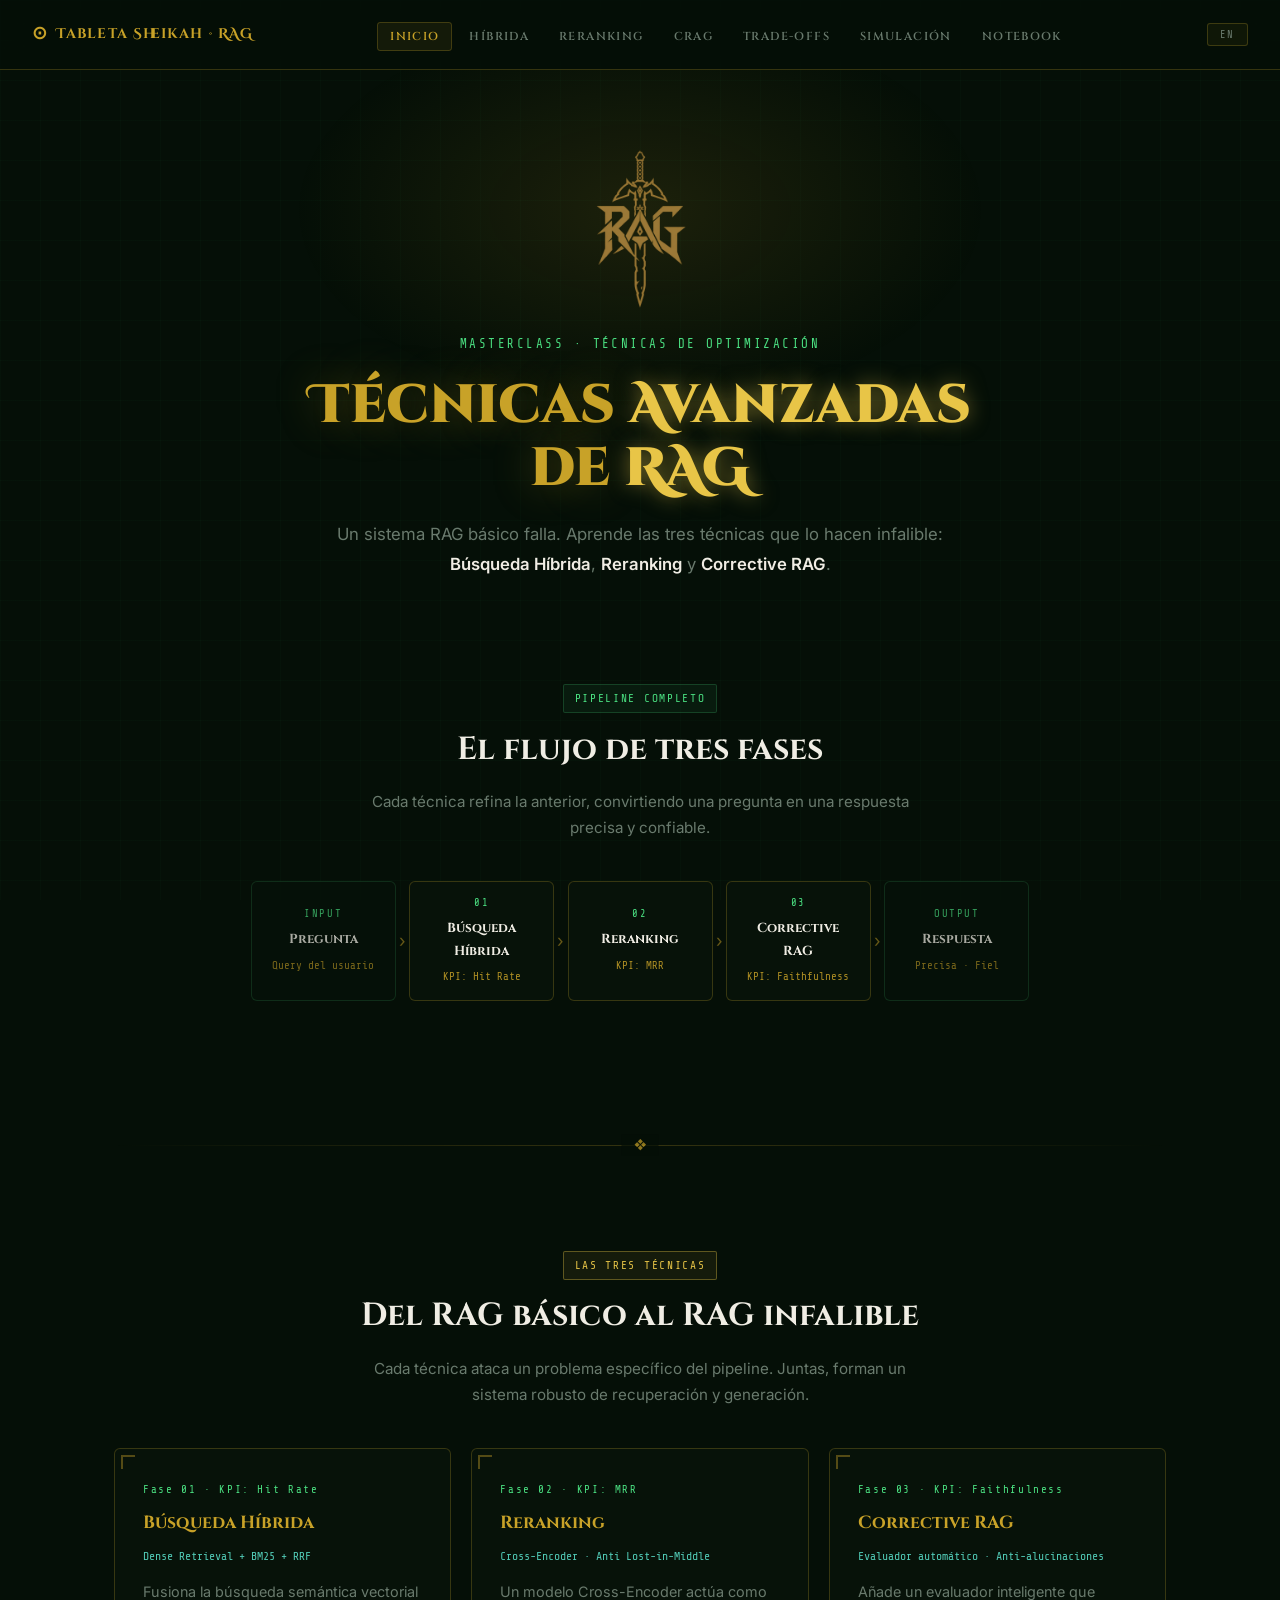
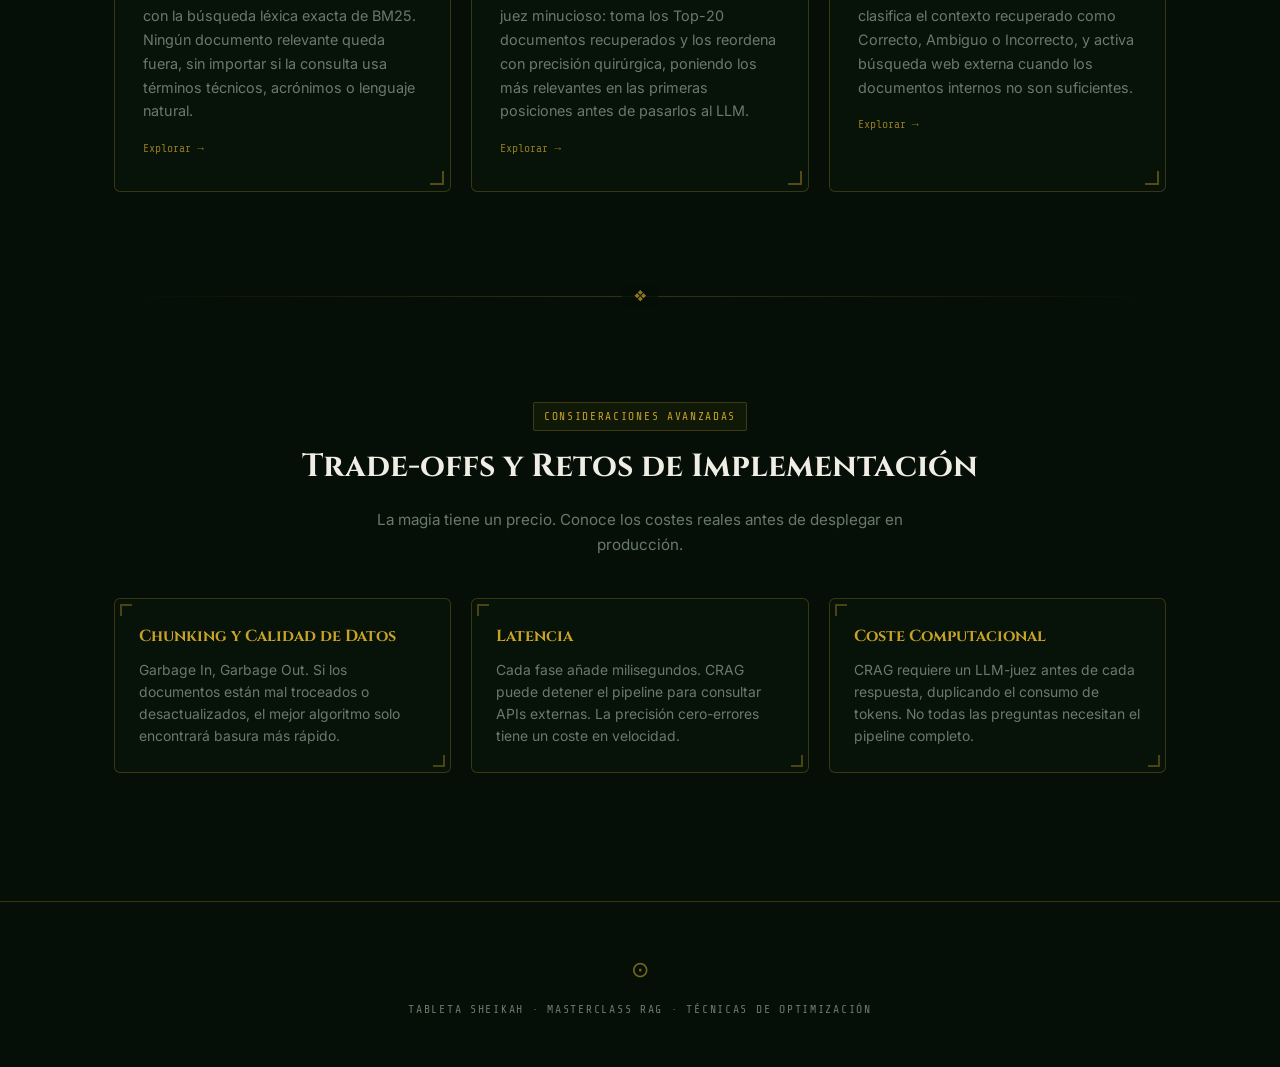
<file: index.html>
<!DOCTYPE html>
<html lang="es">
<head>
  <meta charset="UTF-8" />
  <meta name="viewport" content="width=device-width, initial-scale=1.0" />
  <title>Tableta Sheikah · RAG Avanzado</title>
  <link rel="stylesheet" href="assets/css/main.css" />
  <link rel="icon" type="image/png" href="assets/img/ikon.png" />
</head>
<body>
  <div class="page-wrapper">

    <!-- ── NAVIGATION ──────────────────────────────────────── -->
    <nav class="nav">
      <a class="nav-brand" href="index.html">
        <span class="nav-eye">⊙</span>
        Tableta Sheikah · RAG
      </a>
      <ul class="nav-links">
        <li><a href="index.html" class="active" data-i18n="nav.home">Inicio</a></li>
        <li><a href="pages/hibrida.html" data-i18n="nav.hybrid">Híbrida</a></li>
        <li><a href="pages/reranking.html" data-i18n="nav.reranking">Reranking</a></li>
        <li><a href="pages/crag.html" data-i18n="nav.crag">CRAG</a></li>
        <li><a href="pages/tradeoffs.html" data-i18n="nav.tradeoffs">Trade-offs</a></li>
        <li><a href="pages/simulacion.html" data-i18n="nav.simulation">Simulación</a></li>
        <li><a href="pages/notebook.html" data-i18n="nav.notebook">Notebook</a></li>
      </ul>
      <button class="lang-toggle" onclick="setLang(document.documentElement.lang==='es'?'en':'es')" id="lang-btn">EN</button>
      <button class="nav-hamburger" id="nav-hamburger" aria-label="Menú"><span></span><span></span><span></span></button>
    </nav>

    <!-- ── HERO ────────────────────────────────────────────── -->
    <section class="hero">
      <div class="container">
        <img src="assets/img/ikon.png" alt="Tableta Sheikah" style="width:160px;height:160px;object-fit:contain;margin-bottom:1.5rem;display:block;margin-left:auto;margin-right:auto;" />
        <p class="hero-tag" data-i18n="hero.tag">Masterclass · Técnicas de Optimización</p>
        <h1 class="hero-title" data-i18n-html="hero.title">
          Técnicas <em>Avanzadas</em><br />de <em>RAG</em>
        </h1>
        <p class="hero-desc" data-i18n-html="hero.desc">
          Un sistema RAG básico falla. Aprende las tres técnicas que lo hacen
          infalible: <strong>Búsqueda Híbrida</strong>, <strong>Reranking</strong>
          y <strong>Corrective RAG</strong>.
        </p>
      </div>
    </section>

    <!-- ── PIPELINE FLOW ───────────────────────────────────── -->
    <section class="section" style="padding-top: 0;">
      <div class="container">
        <div class="section-header">
          <span class="s-tag cyan" data-i18n="pipeline.tag">Pipeline Completo</span>
          <h2 data-i18n="pipeline.h2">El flujo de tres fases</h2>
          <p data-i18n="pipeline.desc">Cada técnica refina la anterior, convirtiendo una pregunta en una respuesta precisa y confiable.</p>
        </div>

        <div class="pipeline-flow">
          <div class="pipeline-card no-link">
            <div class="p-num" data-i18n="pipeline.input.num">INPUT</div>
            <div class="p-title" data-i18n="pipeline.input.title">Pregunta</div>
            <div class="p-metric" data-i18n="pipeline.input.metric">Query del usuario</div>
          </div>

          <span class="pipeline-arrow">›</span>

          <a class="pipeline-card" href="pages/hibrida.html">
            <div class="p-num">01</div>
            <div class="p-title" data-i18n="tc1.title">Búsqueda Híbrida</div>
            <div class="p-metric" data-i18n="pipeline.p01.metric">KPI: Hit Rate</div>
          </a>

          <span class="pipeline-arrow">›</span>

          <a class="pipeline-card" href="pages/reranking.html">
            <div class="p-num">02</div>
            <div class="p-title" data-i18n="tc2.title">Reranking</div>
            <div class="p-metric" data-i18n="pipeline.p02.metric">KPI: MRR</div>
          </a>

          <span class="pipeline-arrow">›</span>

          <a class="pipeline-card" href="pages/crag.html">
            <div class="p-num">03</div>
            <div class="p-title" data-i18n="tc3.title">CRAG</div>
            <div class="p-metric" data-i18n="pipeline.p03.metric">KPI: Faithfulness</div>
          </a>

          <span class="pipeline-arrow">›</span>

          <div class="pipeline-card no-link">
            <div class="p-num" data-i18n="pipeline.output.num">OUTPUT</div>
            <div class="p-title" data-i18n="pipeline.output.title">Respuesta</div>
            <div class="p-metric" data-i18n="pipeline.output.metric">Precisa · Fiel</div>
          </div>
        </div>
      </div>
    </section>

    <div class="container"><div class="divider"></div></div>

    <!-- ── THREE TECHNIQUES ────────────────────────────────── -->
    <section class="section">
      <div class="container">
        <div class="section-header">
          <span class="s-tag gold" data-i18n="techniques.tag">Las Tres Técnicas</span>
          <h2 data-i18n="techniques.h2">Del RAG básico al RAG infalible</h2>
          <p data-i18n="techniques.desc">Cada técnica ataca un problema específico del pipeline. Juntas, forman un sistema robusto de recuperación y generación.</p>
        </div>

        <div class="grid-3">
          <a class="technique-card" href="pages/hibrida.html">
            <div class="tc-num" data-i18n="tc1.num">Fase 01 · KPI: Hit Rate</div>
            <div class="tc-title" data-i18n="tc1.title">Búsqueda Híbrida</div>
            <div class="tc-sub" data-i18n="tc1.sub">Dense Retrieval + BM25 + RRF</div>
            <p data-i18n="tc1.body">
              Fusiona la búsqueda semántica vectorial con la búsqueda léxica exacta de BM25.
              Ningún documento relevante queda fuera, sin importar si la consulta usa
              términos técnicos, acrónimos o lenguaje natural.
            </p>
            <div class="tc-arrow" data-i18n="tc1.arrow">Explorar →</div>
          </a>

          <a class="technique-card" href="pages/reranking.html">
            <div class="tc-num" data-i18n="tc2.num">Fase 02 · KPI: MRR</div>
            <div class="tc-title" data-i18n="tc2.title">Reranking</div>
            <div class="tc-sub" data-i18n="tc2.sub">Cross-Encoder · Anti Lost-in-Middle</div>
            <p data-i18n="tc2.body">
              Un modelo Cross-Encoder actúa como juez minucioso: toma los Top-20 documentos
              recuperados y los reordena con precisión quirúrgica, poniendo los más relevantes
              en las primeras posiciones antes de pasarlos al LLM.
            </p>
            <div class="tc-arrow" data-i18n="tc2.arrow">Explorar →</div>
          </a>

          <a class="technique-card" href="pages/crag.html">
            <div class="tc-num" data-i18n="tc3.num">Fase 03 · KPI: Faithfulness</div>
            <div class="tc-title" data-i18n="tc3.title">Corrective RAG</div>
            <div class="tc-sub" data-i18n="tc3.sub">Evaluador automático · Anti-alucinaciones</div>
            <p data-i18n="tc3.body">
              Añade un evaluador inteligente que clasifica el contexto recuperado como
              Correcto, Ambiguo o Incorrecto, y activa búsqueda web externa cuando los
              documentos internos no son suficientes.
            </p>
            <div class="tc-arrow" data-i18n="tc3.arrow">Explorar →</div>
          </a>
        </div>
      </div>
    </section>

    <div class="container"><div class="divider"></div></div>

    <!-- ── TRADE-OFFS PREVIEW ───────────────────────────────── -->
    <section class="section">
      <div class="container">
        <div class="section-header">
          <span class="s-tag" data-i18n="to.tag">Consideraciones Avanzadas</span>
          <h2 data-i18n="to.h2">Trade-offs y Retos de Implementación</h2>
          <p data-i18n="to.desc">La magia tiene un precio. Conoce los costes reales antes de desplegar en producción.</p>
        </div>

        <div class="grid-3">
          <a class="tradeoff-card" href="pages/tradeoffs.html">
            <div class="to-title" data-i18n="to1.title">Chunking y Calidad de Datos</div>
            <p data-i18n="to1.body">
              Garbage In, Garbage Out. Si los documentos están mal troceados o
              desactualizados, el mejor algoritmo solo encontrará basura más rápido.
            </p>
          </a>

          <a class="tradeoff-card" href="pages/tradeoffs.html">
            <div class="to-title" data-i18n="to2.title">Latencia</div>
            <p data-i18n="to2.body">
              Cada fase añade milisegundos. CRAG puede detener el pipeline para consultar
              APIs externas. La precisión cero-errores tiene un coste en velocidad.
            </p>
          </a>

          <a class="tradeoff-card" href="pages/tradeoffs.html">
            <div class="to-title" data-i18n="to3.title">Coste Computacional</div>
            <p data-i18n="to3.body">
              CRAG requiere un LLM-juez antes de cada respuesta, duplicando el consumo de
              tokens. No todas las preguntas necesitan el pipeline completo.
            </p>
          </a>
        </div>
      </div>
    </section>

    <!-- ── FOOTER ───────────────────────────────────────────── -->
    <footer class="footer">
      <span class="footer-eye">⊙</span>
      <p data-i18n="footer.text">Tableta Sheikah · Masterclass RAG · Técnicas de Optimización</p>
    </footer>

  </div><!-- /page-wrapper -->
  <script src="assets/js/i18n.js"></script>
</body>
</html>
</file>
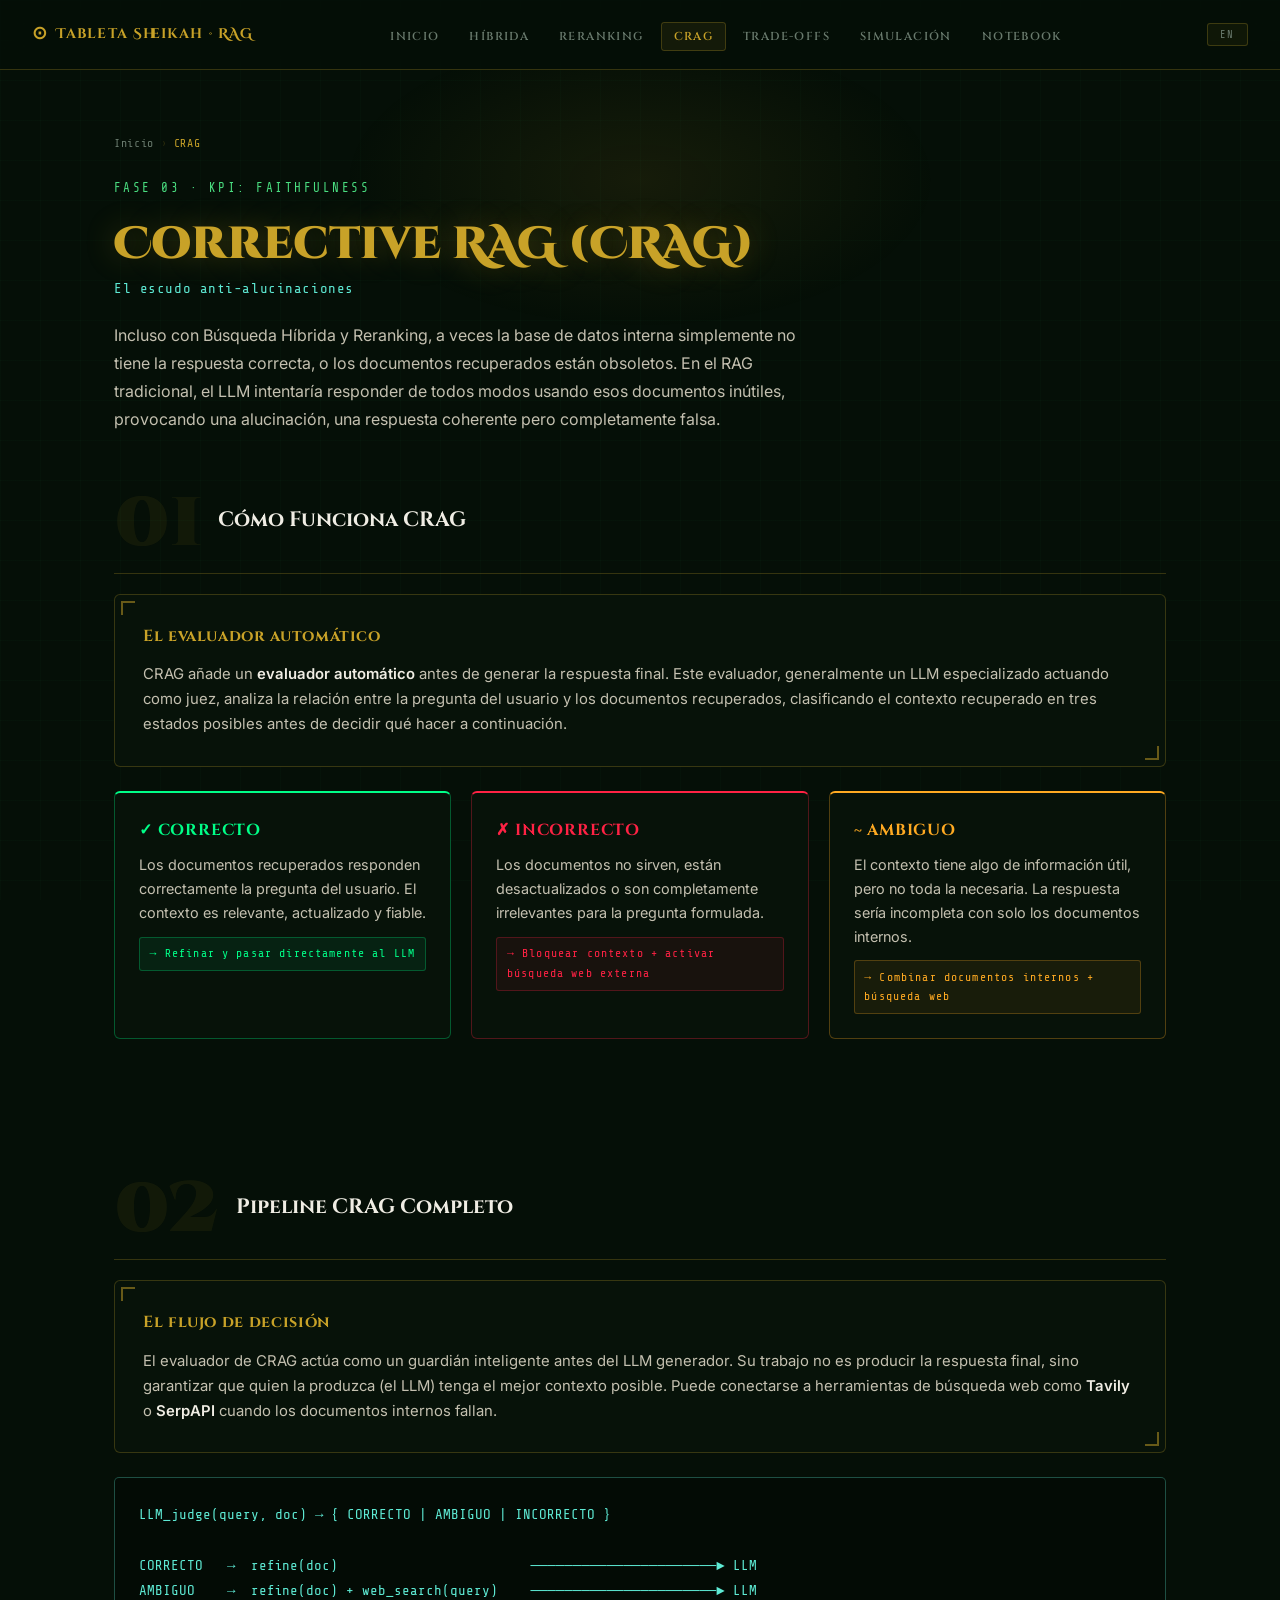
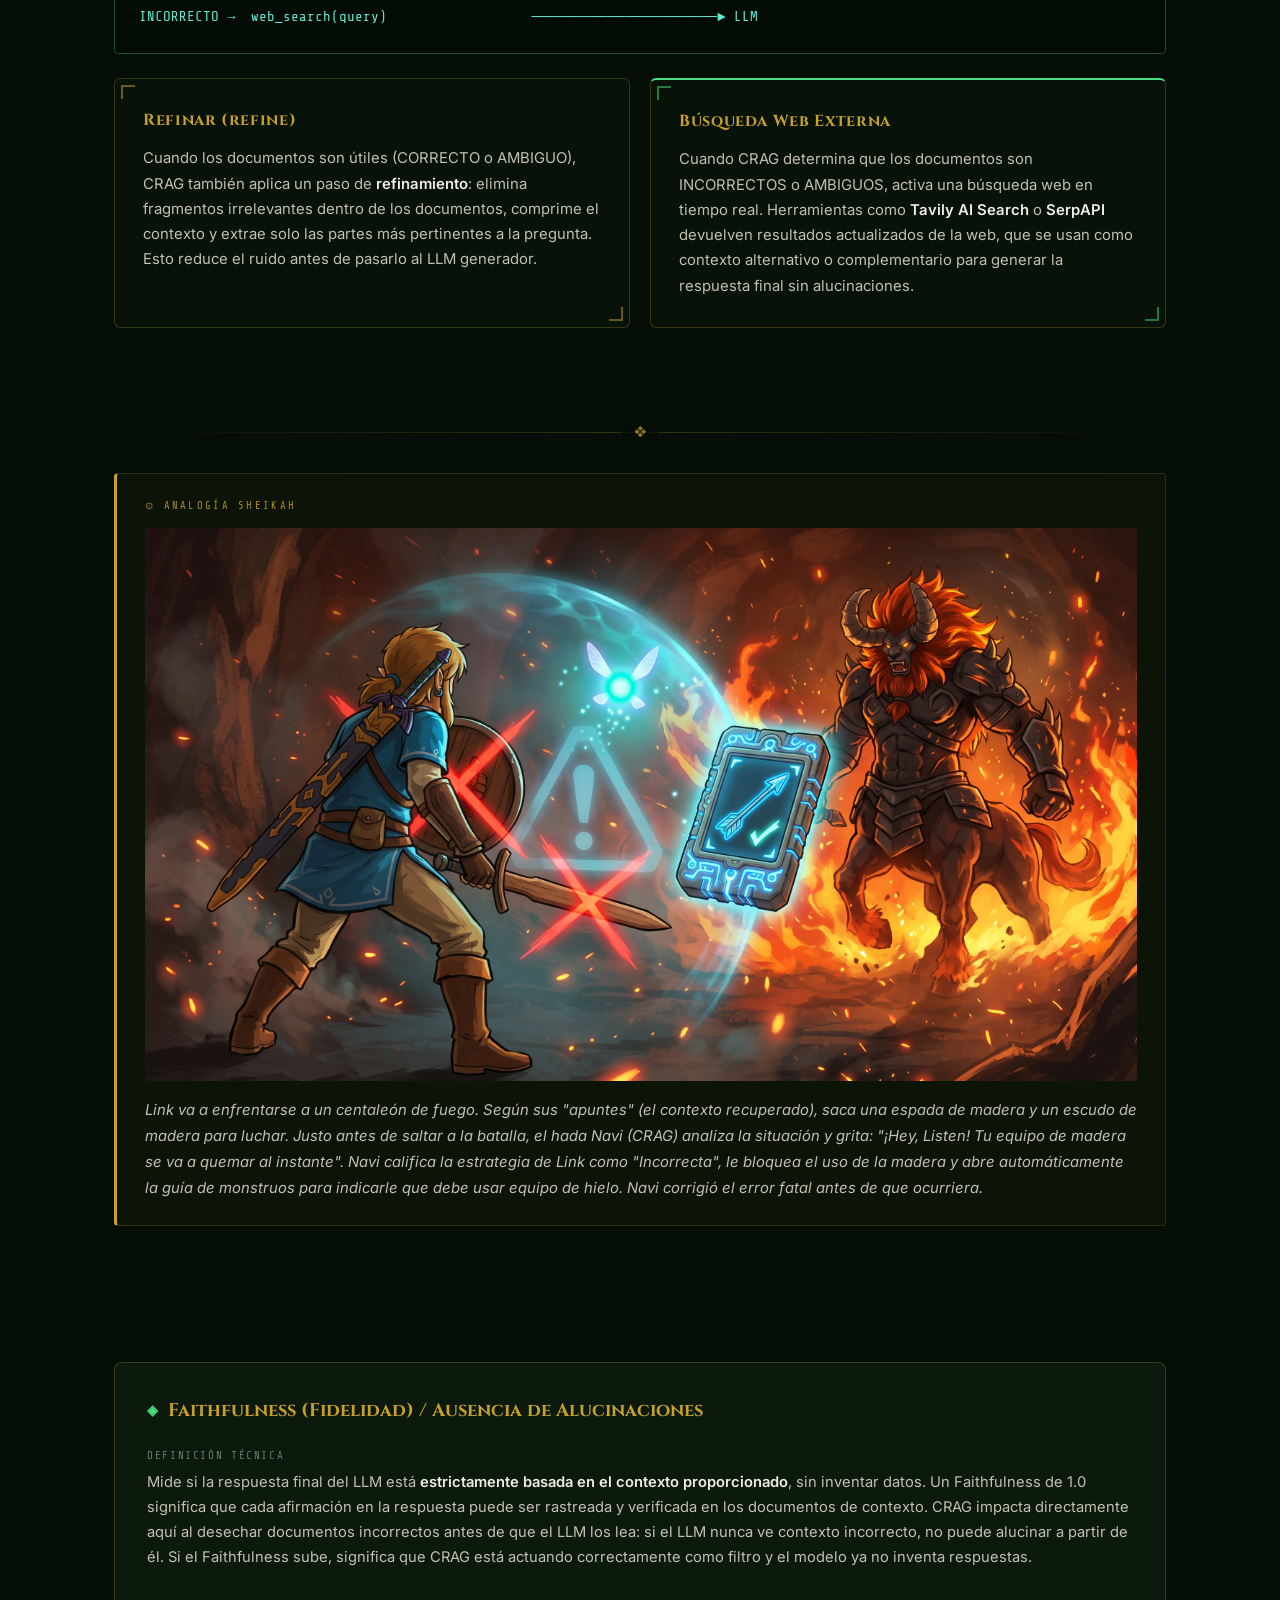
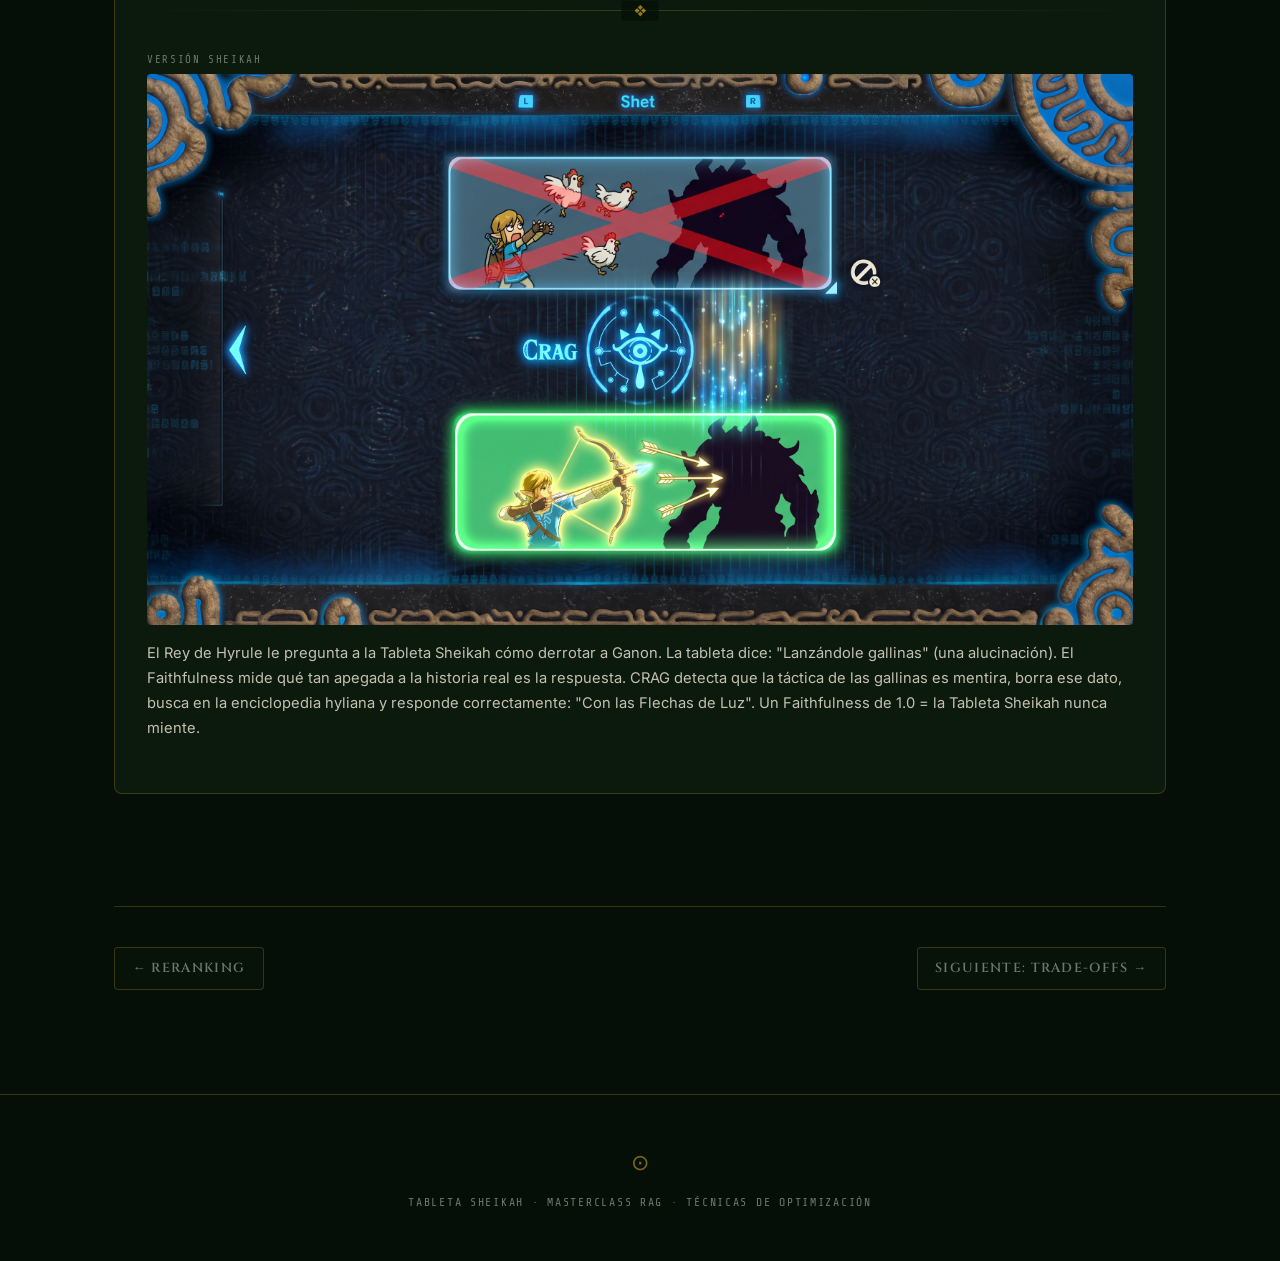
<file: pages/crag.html>
<!DOCTYPE html>
<html lang="es">
<head>
  <meta charset="UTF-8" />
  <meta name="viewport" content="width=device-width, initial-scale=1.0" />
  <title>CRAG · Tableta Sheikah RAG</title>
  <link rel="stylesheet" href="../assets/css/main.css" />
  <link rel="icon" type="image/png" href="../assets/img/ikon.png" />
</head>
<body>
  <div class="page-wrapper">

    <!-- ── NAVIGATION ──────────────────────────────────────── -->
    <nav class="nav">
      <a class="nav-brand" href="../index.html">
        <span class="nav-eye">⊙</span>
        Tableta Sheikah · RAG
      </a>
      <ul class="nav-links">
        <li><a href="../index.html" data-i18n="nav.home">Inicio</a></li>
        <li><a href="hibrida.html" data-i18n="nav.hybrid">Híbrida</a></li>
        <li><a href="reranking.html" data-i18n="nav.reranking">Reranking</a></li>
        <li><a href="crag.html" class="active" data-i18n="nav.crag">CRAG</a></li>
        <li><a href="tradeoffs.html" data-i18n="nav.tradeoffs">Trade-offs</a></li>
        <li><a href="simulacion.html" data-i18n="nav.simulation">Simulación</a></li>
        <li><a href="notebook.html" data-i18n="nav.notebook">Notebook</a></li>
      </ul>
      <button class="lang-toggle" onclick="setLang(document.documentElement.lang==='es'?'en':'es')" id="lang-btn">EN</button>
      <button class="nav-hamburger" id="nav-hamburger" aria-label="Menú"><span></span><span></span><span></span></button>
    </nav>

    <!-- ── PAGE HERO ───────────────────────────────────────── -->
    <section class="page-hero">
      <div class="container">
        <nav class="breadcrumb">
          <a href="../index.html" data-i18n="bc.home">Inicio</a>
          <span class="sep">›</span>
          <span class="current" data-i18n="bc.crag">CRAG</span>
        </nav>
        <p class="hero-tag" data-i18n="crag.tag">Fase 03 · KPI: Faithfulness</p>
        <h1 data-i18n="crag.h1">Corrective RAG (CRAG)</h1>
        <p class="subtitle" data-i18n="crag.sub">El escudo anti-alucinaciones</p>
        <p class="intro" data-i18n="crag.intro">
          Incluso con Búsqueda Híbrida y Reranking, a veces la base de datos interna
          simplemente no tiene la respuesta correcta, o los documentos recuperados están
          obsoletos. En el RAG tradicional, el LLM intentaría responder de todos modos
          usando esos documentos inútiles, provocando una alucinación, una respuesta
          coherente pero completamente falsa.
        </p>
      </div>
    </section>

    <!-- ── SECTION 1: CÓMO FUNCIONA CRAG ──────────────────── -->
    <section class="section" style="padding-top: 0;">
      <div class="container">

        <div class="phase-header">
          <span class="phase-watermark">01</span>
          <span class="phase-title" data-i18n="crag.s1.title">Cómo Funciona CRAG</span>
        </div>

        <div class="panel">
          <h3 data-i18n="crag.eval.h3">El evaluador automático</h3>
          <p data-i18n-html="crag.eval.body">
            CRAG añade un <strong>evaluador automático</strong> antes de generar la respuesta
            final. Este evaluador, generalmente un LLM especializado actuando como juez,
            analiza la relación entre la pregunta del usuario y los documentos recuperados,
            clasificando el contexto recuperado en tres estados posibles antes de decidir
            qué hacer a continuación.
          </p>
        </div>

        <div class="grid-3" style="margin-top: 1.5rem;">

          <div class="state-card correct">
            <div class="state-title" data-i18n="crag.correct.title">✓ CORRECTO</div>
            <p style="font-size: 0.9rem; color: var(--text-primary); line-height: 1.65; margin-top: 0.5rem;" data-i18n="crag.correct.body">
              Los documentos recuperados responden correctamente la pregunta del usuario.
              El contexto es relevante, actualizado y fiable.
            </p>
            <div class="state-action" data-i18n="crag.correct.action">→ Refinar y pasar directamente al LLM</div>
          </div>

          <div class="state-card incorrect">
            <div class="state-title" data-i18n="crag.incorrect.title">✗ INCORRECTO</div>
            <p style="font-size: 0.9rem; color: var(--text-primary); line-height: 1.65; margin-top: 0.5rem;" data-i18n="crag.incorrect.body">
              Los documentos no sirven, están desactualizados o son completamente
              irrelevantes para la pregunta formulada.
            </p>
            <div class="state-action" data-i18n="crag.incorrect.action">→ Bloquear contexto + activar búsqueda web externa</div>
          </div>

          <div class="state-card ambiguous">
            <div class="state-title" data-i18n="crag.ambiguous.title">~ AMBIGUO</div>
            <p style="font-size: 0.9rem; color: var(--text-primary); line-height: 1.65; margin-top: 0.5rem;" data-i18n="crag.ambiguous.body">
              El contexto tiene algo de información útil, pero no toda la necesaria.
              La respuesta sería incompleta con solo los documentos internos.
            </p>
            <div class="state-action" data-i18n="crag.ambiguous.action">→ Combinar documentos internos + búsqueda web</div>
          </div>

        </div>

      </div>
    </section>

    <!-- ── SECTION 2: PIPELINE CRAG ───────────────────────── -->
    <section class="section">
      <div class="container">

        <div class="phase-header">
          <span class="phase-watermark">02</span>
          <span class="phase-title" data-i18n="crag.s2.title">Pipeline CRAG Completo</span>
        </div>

        <div class="panel" style="margin-bottom: 1.5rem;">
          <h3 data-i18n="crag.flow.h3">El flujo de decisión</h3>
          <p data-i18n-html="crag.flow.body">
            El evaluador de CRAG actúa como un guardián inteligente antes del LLM generador.
            Su trabajo no es producir la respuesta final, sino garantizar que quien la produzca
            (el LLM) tenga el mejor contexto posible. Puede conectarse a herramientas de búsqueda
            web como <strong>Tavily</strong> o <strong>SerpAPI</strong> cuando los documentos
            internos fallan.
          </p>
        </div>

        <div class="formula">LLM_judge(query, doc) → &#123; CORRECTO | AMBIGUO | INCORRECTO &#125;

CORRECTO   →  refine(doc)                        ──────────────────────► LLM
AMBIGUO    →  refine(doc) + web_search(query)    ──────────────────────► LLM
INCORRECTO →  web_search(query)                  ──────────────────────► LLM</div>

        <div class="grid-2" style="margin-top: 1.5rem;">

          <div class="panel">
            <h3 data-i18n="crag.refine.h3">Refinar (refine)</h3>
            <p data-i18n-html="crag.refine.body">
              Cuando los documentos son útiles (CORRECTO o AMBIGUO), CRAG también
              aplica un paso de <strong>refinamiento</strong>: elimina fragmentos
              irrelevantes dentro de los documentos, comprime el contexto y extrae
              solo las partes más pertinentes a la pregunta. Esto reduce el ruido
              antes de pasarlo al LLM generador.
            </p>
          </div>

          <div class="panel cyan-top">
            <h3 data-i18n="crag.web.h3">Búsqueda Web Externa</h3>
            <p data-i18n-html="crag.web.body">
              Cuando CRAG determina que los documentos son INCORRECTOS o AMBIGUOS,
              activa una búsqueda web en tiempo real. Herramientas como
              <strong>Tavily AI Search</strong> o <strong>SerpAPI</strong> devuelven
              resultados actualizados de la web, que se usan como contexto alternativo
              o complementario para generar la respuesta final sin alucinaciones.
            </p>
          </div>

        </div>

      </div>
    </section>

    <!-- ── ZELDA ANALOGY ────────────────────────────────────── -->
    <div class="container">
      <div class="divider"></div>
      <div class="zelda-box">
        <div class="zelda-label" data-i18n="crag.zelda.lbl">⊙ Analogía Sheikah</div>
        <img src="../assets/img/analogy-crag.jpg" alt="Analogía CRAG" style="width:100%;border-radius:4px;margin-bottom:1rem;display:block;">
        <p data-i18n="crag.zelda.p">
          Link va a enfrentarse a un centaleón de fuego. Según sus "apuntes" (el contexto
          recuperado), saca una espada de madera y un escudo de madera para luchar.
          Justo antes de saltar a la batalla, el hada Navi (CRAG) analiza la situación y
          grita: "¡Hey, Listen! Tu equipo de madera se va a quemar al instante". Navi
          califica la estrategia de Link como "Incorrecta", le bloquea el uso de la madera
          y abre automáticamente la guía de monstruos para indicarle que debe usar equipo
          de hielo. Navi corrigió el error fatal antes de que ocurriera.
        </p>
      </div>
    </div>

    <!-- ── KPI SECTION ──────────────────────────────────────── -->
    <section class="section">
      <div class="container">

        <div class="kpi-section">
          <h3 data-i18n="crag.kpi.h3">Faithfulness (Fidelidad) / Ausencia de Alucinaciones</h3>

          <div class="kpi-entry">
            <div class="kpi-entry-label" data-i18n="crag.kpi.lbl1">Definición Técnica</div>
            <p data-i18n-html="crag.kpi.p1">
              Mide si la respuesta final del LLM está <strong>estrictamente basada en
              el contexto proporcionado</strong>, sin inventar datos. Un Faithfulness de
              1.0 significa que cada afirmación en la respuesta puede ser rastreada y
              verificada en los documentos de contexto. CRAG impacta directamente aquí al
              desechar documentos incorrectos antes de que el LLM los lea: si el LLM
              nunca ve contexto incorrecto, no puede alucinar a partir de él.
              Si el Faithfulness sube, significa que CRAG está actuando correctamente
              como filtro y el modelo ya no inventa respuestas.
            </p>
          </div>

          <div class="divider"></div>

          <div class="kpi-entry">
            <div class="kpi-entry-label" data-i18n="crag.kpi.lbl2">Versión Sheikah</div>
            <img src="../assets/img/kpi-faithfulness.jpg" alt="KPI Faithfulness" style="width:100%;border-radius:4px;margin-bottom:1rem;display:block;">
            <p data-i18n="crag.kpi.p2">
              El Rey de Hyrule le pregunta a la Tableta Sheikah cómo derrotar a Ganon.
              La tableta dice: "Lanzándole gallinas" (una alucinación). El Faithfulness
              mide qué tan apegada a la historia real es la respuesta. CRAG detecta que
              la táctica de las gallinas es mentira, borra ese dato, busca en la
              enciclopedia hyliana y responde correctamente: "Con las Flechas de Luz".
              Un Faithfulness de 1.0 = la Tableta Sheikah nunca miente.
            </p>
          </div>
        </div>

      </div>
    </section>

    <!-- ── PAGE NAV ─────────────────────────────────────────── -->
    <div class="container">
      <nav class="page-nav">
        <a href="reranking.html" data-i18n="crag.nav.prev">← Reranking</a>
        <a href="tradeoffs.html" data-i18n="crag.nav.next">Siguiente: Trade-offs →</a>
      </nav>
    </div>

    <!-- ── FOOTER ───────────────────────────────────────────── -->
    <footer class="footer">
      <span class="footer-eye">⊙</span>
      <p data-i18n="footer.text">Tableta Sheikah · Masterclass RAG · Técnicas de Optimización</p>
    </footer>

  </div><!-- /page-wrapper -->
  <script src="../assets/js/i18n.js"></script>
</body>
</html>
</file>
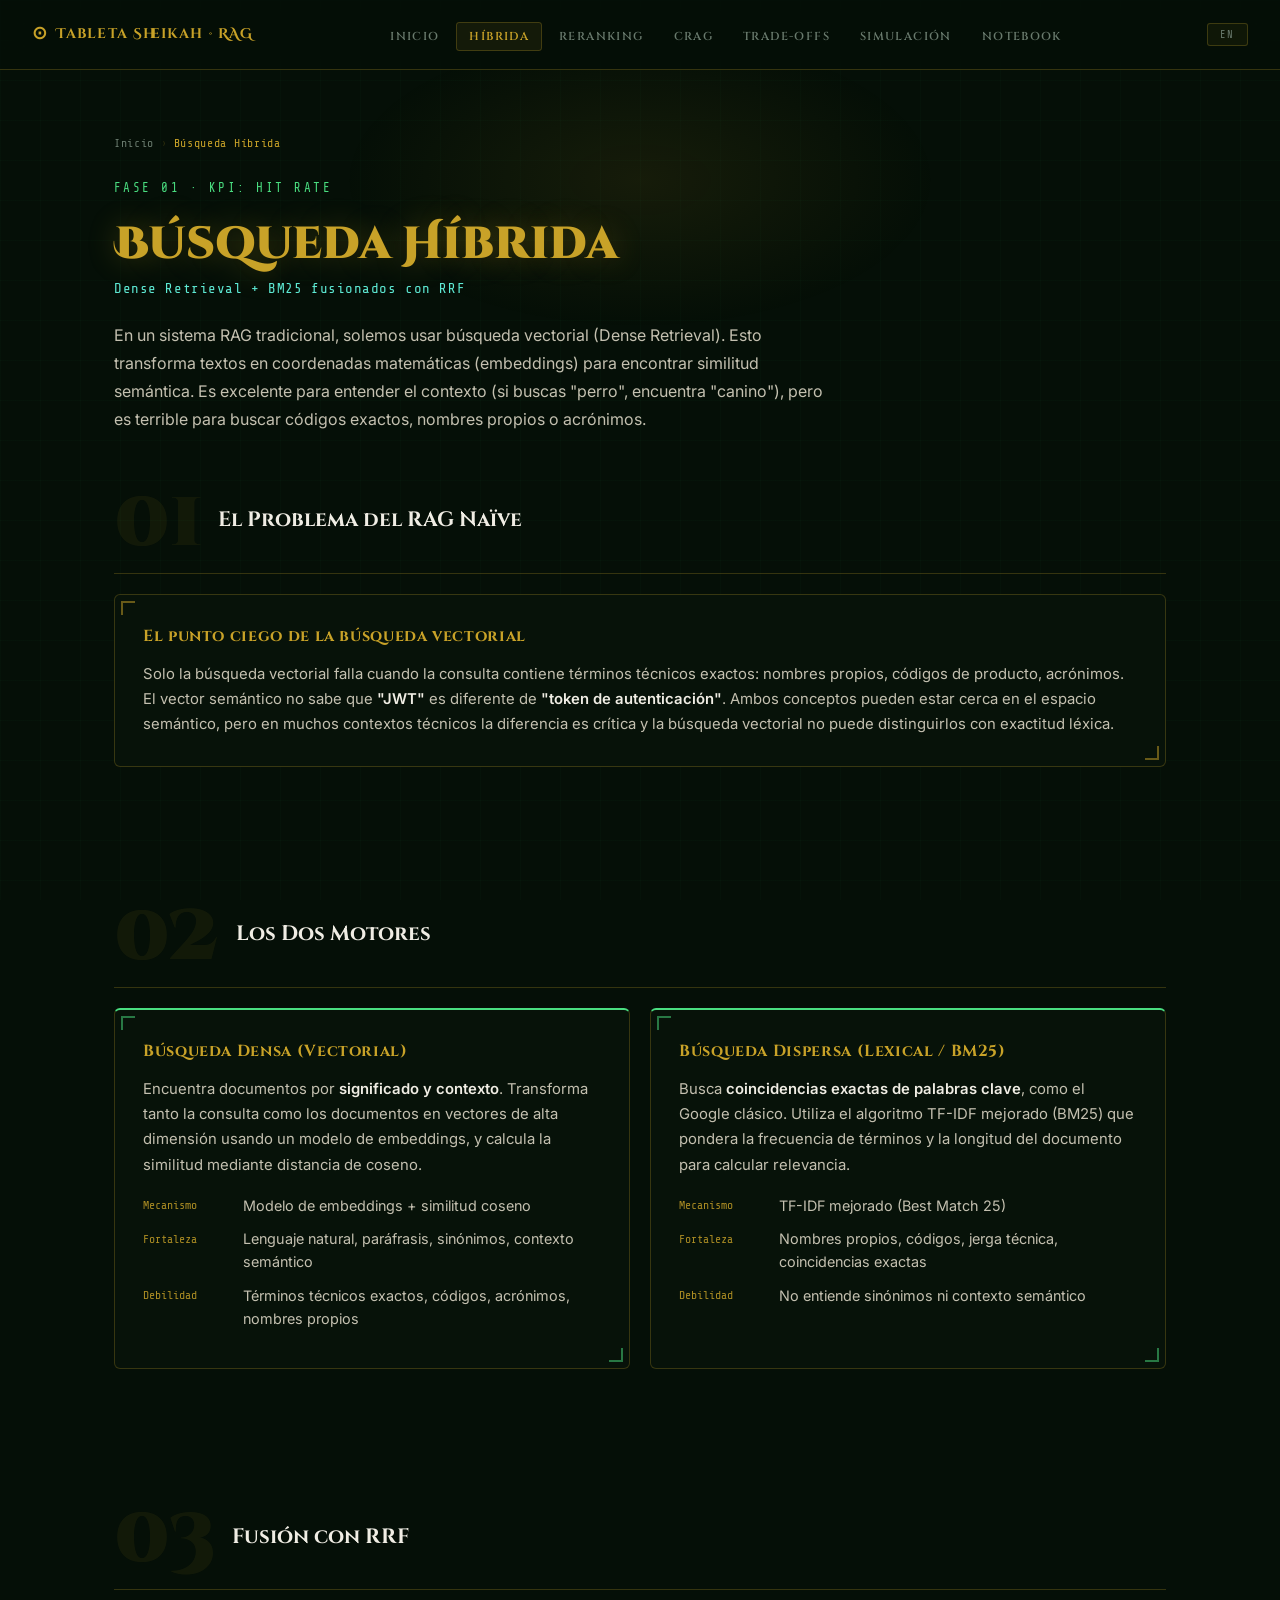
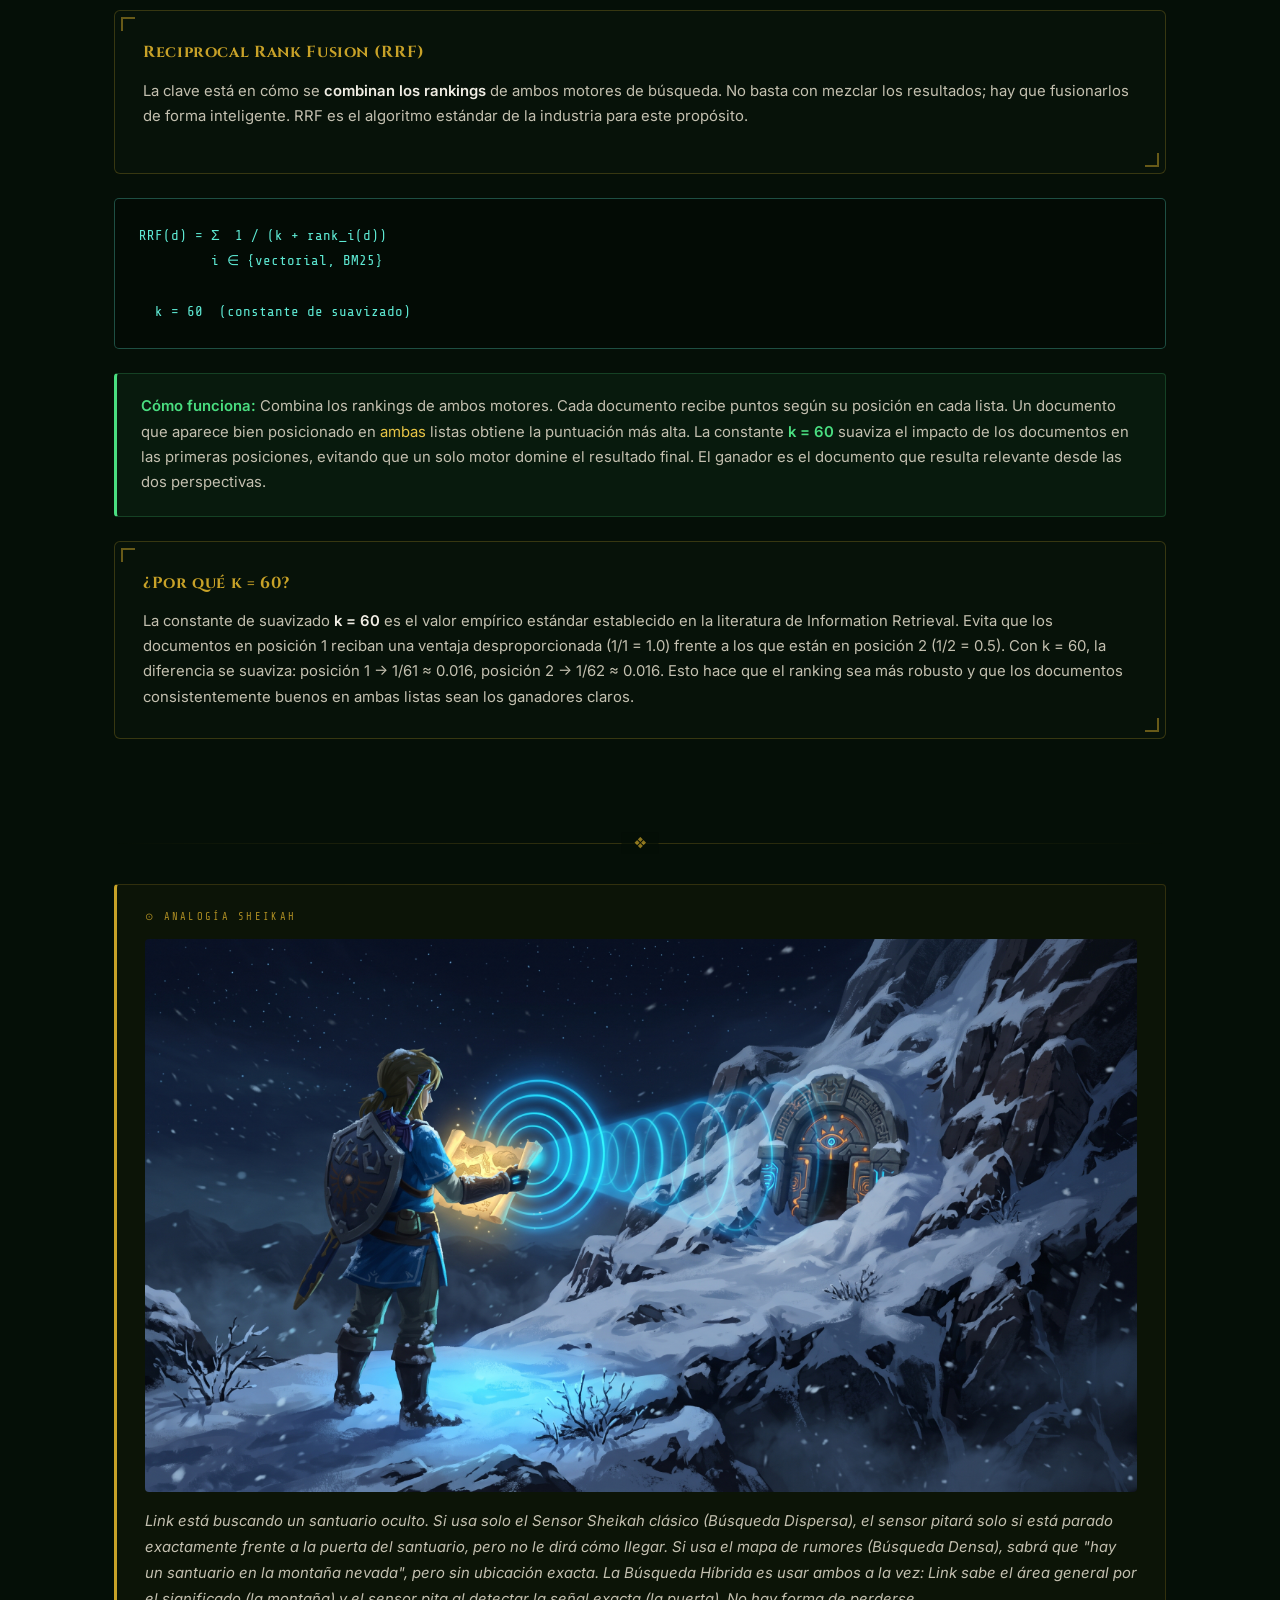
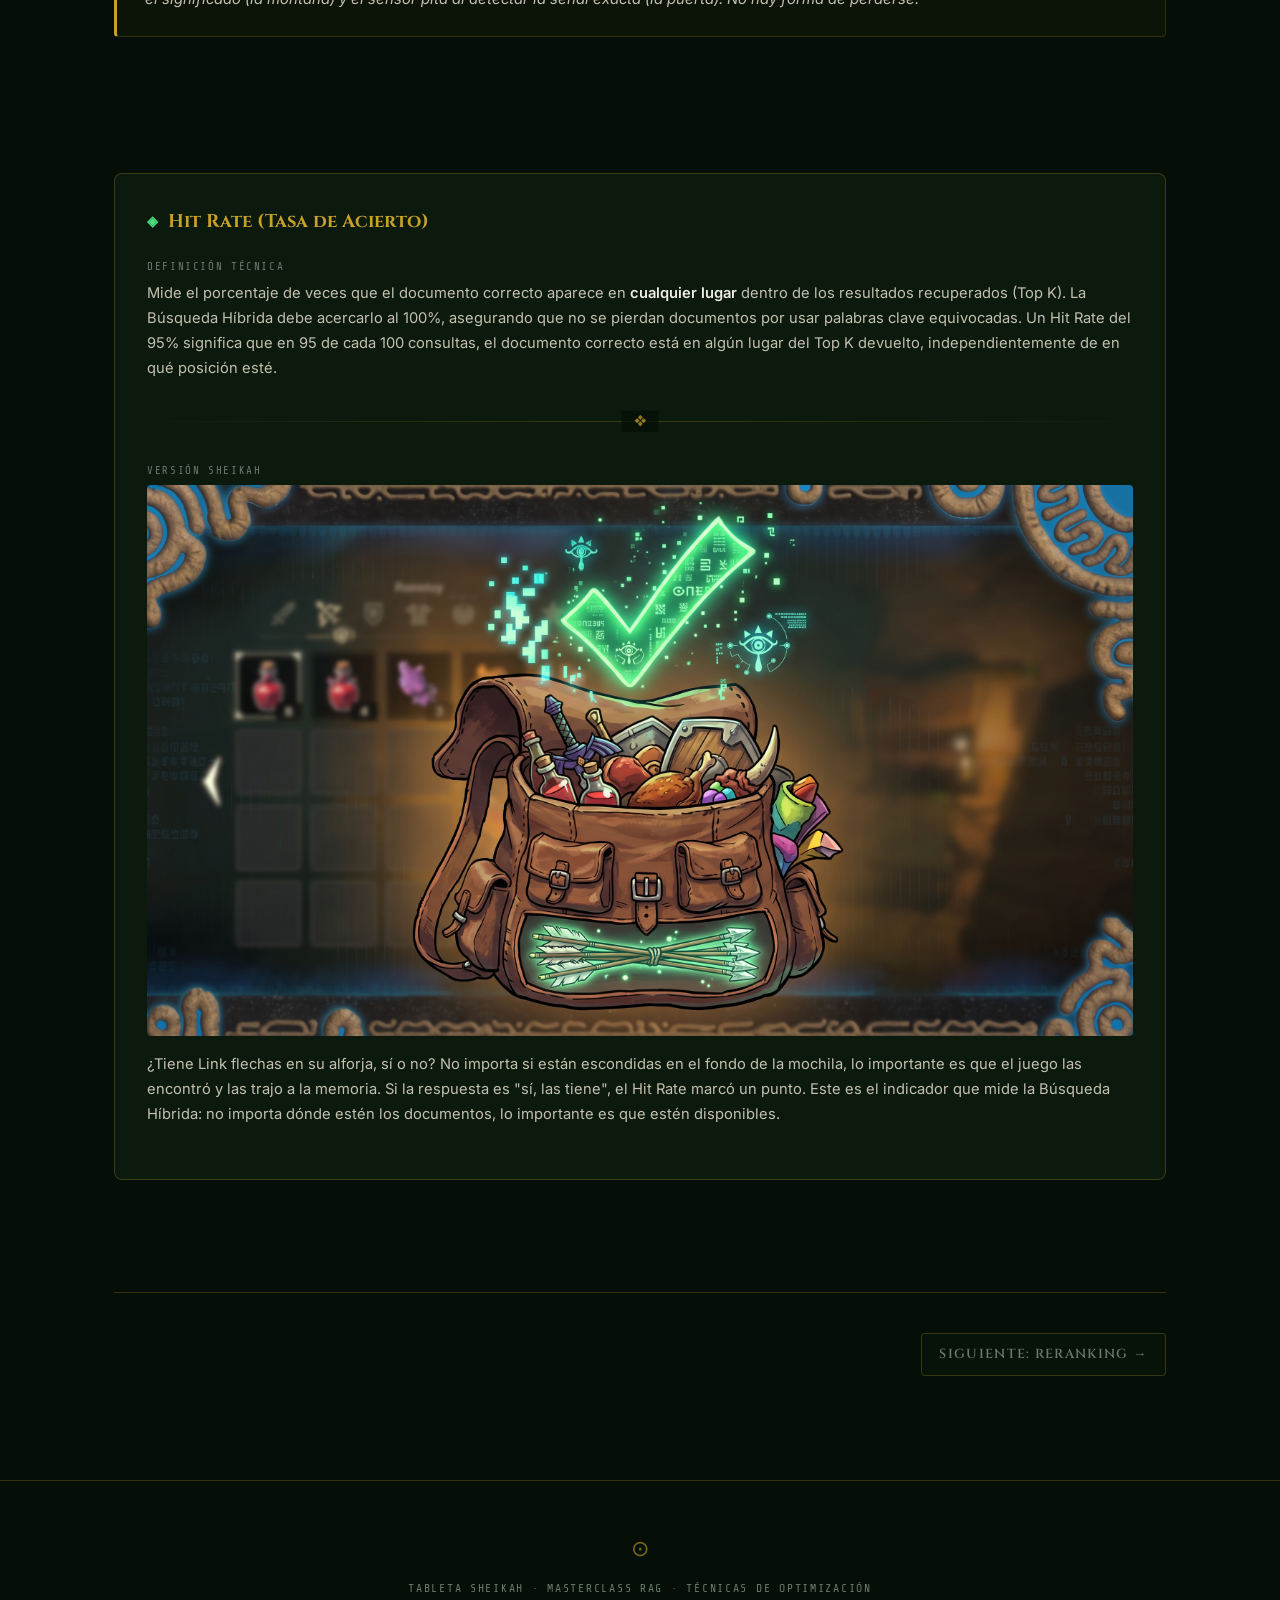
<file: pages/hibrida.html>
<!DOCTYPE html>
<html lang="es">
<head>
  <meta charset="UTF-8" />
  <meta name="viewport" content="width=device-width, initial-scale=1.0" />
  <title>Búsqueda Híbrida · Tableta Sheikah RAG</title>
  <link rel="stylesheet" href="../assets/css/main.css" />
  <link rel="icon" type="image/png" href="../assets/img/ikon.png" />
</head>
<body>
  <div class="page-wrapper">

    <!-- ── NAVIGATION ──────────────────────────────────────── -->
    <nav class="nav">
      <a class="nav-brand" href="../index.html">
        <span class="nav-eye">⊙</span>
        Tableta Sheikah · RAG
      </a>
      <ul class="nav-links">
        <li><a href="../index.html" data-i18n="nav.home">Inicio</a></li>
        <li><a href="hibrida.html" class="active" data-i18n="nav.hybrid">Híbrida</a></li>
        <li><a href="reranking.html" data-i18n="nav.reranking">Reranking</a></li>
        <li><a href="crag.html" data-i18n="nav.crag">CRAG</a></li>
        <li><a href="tradeoffs.html" data-i18n="nav.tradeoffs">Trade-offs</a></li>
        <li><a href="simulacion.html" data-i18n="nav.simulation">Simulación</a></li>
        <li><a href="notebook.html" data-i18n="nav.notebook">Notebook</a></li>
      </ul>
      <button class="lang-toggle" onclick="setLang(document.documentElement.lang==='es'?'en':'es')" id="lang-btn">EN</button>
      <button class="nav-hamburger" id="nav-hamburger" aria-label="Menú"><span></span><span></span><span></span></button>
    </nav>

    <!-- ── PAGE HERO ───────────────────────────────────────── -->
    <section class="page-hero">
      <div class="container">
        <nav class="breadcrumb">
          <a href="../index.html" data-i18n="bc.home">Inicio</a>
          <span class="sep">›</span>
          <span class="current" data-i18n="bc.hybrid">Búsqueda Híbrida</span>
        </nav>
        <p class="hero-tag" data-i18n="hib.tag">Fase 01 · KPI: Hit Rate</p>
        <h1 data-i18n="hib.h1">Búsqueda Híbrida</h1>
        <p class="subtitle" data-i18n="hib.sub">Dense Retrieval + BM25 fusionados con RRF</p>
        <p class="intro" data-i18n="hib.intro">
          En un sistema RAG tradicional, solemos usar búsqueda vectorial (Dense Retrieval).
          Esto transforma textos en coordenadas matemáticas (embeddings) para encontrar similitud
          semántica. Es excelente para entender el contexto (si buscas "perro", encuentra "canino"),
          pero es terrible para buscar códigos exactos, nombres propios o acrónimos.
        </p>
      </div>
    </section>

    <!-- ── SECTION 1: PROBLEMA DEL RAG NAÏVE ──────────────── -->
    <section class="section" style="padding-top: 0;">
      <div class="container">

        <div class="phase-header">
          <span class="phase-watermark">01</span>
          <span class="phase-title" data-i18n="hib.s1.title">El Problema del RAG Naïve</span>
        </div>

        <div class="panel">
          <h3 data-i18n="hib.p1.h3">El punto ciego de la búsqueda vectorial</h3>
          <p data-i18n-html="hib.p1.body">
            Solo la búsqueda vectorial falla cuando la consulta contiene términos técnicos exactos:
            nombres propios, códigos de producto, acrónimos. El vector semántico no sabe que
            <strong>"JWT"</strong> es diferente de <strong>"token de autenticación"</strong>.
            Ambos conceptos pueden estar cerca en el espacio semántico, pero en muchos contextos
            técnicos la diferencia es crítica y la búsqueda vectorial no puede distinguirlos con
            exactitud léxica.
          </p>
        </div>

      </div>
    </section>

    <!-- ── SECTION 2: LOS DOS MOTORES ─────────────────────── -->
    <section class="section">
      <div class="container">

        <div class="phase-header">
          <span class="phase-watermark">02</span>
          <span class="phase-title" data-i18n="hib.s2.title">Los Dos Motores</span>
        </div>

        <div class="grid-2">

          <div class="panel cyan-top">
            <h3 data-i18n="hib.dense.h3">Búsqueda Densa (Vectorial)</h3>
            <p style="margin-bottom: 1rem;" data-i18n-html="hib.dense.p">
              Encuentra documentos por <strong>significado y contexto</strong>. Transforma tanto
              la consulta como los documentos en vectores de alta dimensión usando un modelo de
              embeddings, y calcula la similitud mediante distancia de coseno.
            </p>
            <div class="info-row">
              <span class="ir-label" data-i18n="ir.mechanism">Mecanismo</span>
              <span class="ir-val" data-i18n="hib.dense.mec">Modelo de embeddings + similitud coseno</span>
            </div>
            <div class="info-row">
              <span class="ir-label" data-i18n="ir.strength">Fortaleza</span>
              <span class="ir-val" data-i18n="hib.dense.str">Lenguaje natural, paráfrasis, sinónimos, contexto semántico</span>
            </div>
            <div class="info-row">
              <span class="ir-label" data-i18n="ir.weakness">Debilidad</span>
              <span class="ir-val" data-i18n="hib.dense.wk">Términos técnicos exactos, códigos, acrónimos, nombres propios</span>
            </div>
          </div>

          <div class="panel cyan-top">
            <h3 data-i18n="hib.sparse.h3">Búsqueda Dispersa (Lexical / BM25)</h3>
            <p style="margin-bottom: 1rem;" data-i18n-html="hib.sparse.p">
              Busca <strong>coincidencias exactas de palabras clave</strong>, como el Google clásico.
              Utiliza el algoritmo TF-IDF mejorado (BM25) que pondera la frecuencia de términos
              y la longitud del documento para calcular relevancia.
            </p>
            <div class="info-row">
              <span class="ir-label" data-i18n="ir.mechanism">Mecanismo</span>
              <span class="ir-val" data-i18n="hib.sparse.mec">TF-IDF mejorado (Best Match 25)</span>
            </div>
            <div class="info-row">
              <span class="ir-label" data-i18n="ir.strength">Fortaleza</span>
              <span class="ir-val" data-i18n="hib.sparse.str">Nombres propios, códigos, jerga técnica, coincidencias exactas</span>
            </div>
            <div class="info-row">
              <span class="ir-label" data-i18n="ir.weakness">Debilidad</span>
              <span class="ir-val" data-i18n="hib.sparse.wk">No entiende sinónimos ni contexto semántico</span>
            </div>
          </div>

        </div>

      </div>
    </section>

    <!-- ── SECTION 3: FUSIÓN RRF ───────────────────────────── -->
    <section class="section">
      <div class="container">

        <div class="phase-header">
          <span class="phase-watermark">03</span>
          <span class="phase-title" data-i18n="hib.s3.title">Fusión con RRF</span>
        </div>

        <div class="panel">
          <h3 data-i18n="hib.rrf.h3">Reciprocal Rank Fusion (RRF)</h3>
          <p style="margin-bottom: 1rem;" data-i18n-html="hib.rrf.body">
            La clave está en cómo se <strong>combinan los rankings</strong> de ambos motores de
            búsqueda. No basta con mezclar los resultados; hay que fusionarlos de forma inteligente.
            RRF es el algoritmo estándar de la industria para este propósito.
          </p>
        </div>

        <div class="formula">RRF(d) = Σ  1 / (k + rank_i(d))
         i ∈ {vectorial, BM25}

  k = 60  (constante de suavizado)</div>

        <div class="highlight" data-i18n-html="hib.rrf.how">
          <strong>Cómo funciona:</strong> Combina los rankings de ambos motores.
          Cada documento recibe puntos según su posición en cada lista. Un documento
          que aparece bien posicionado en <em>ambas</em> listas obtiene la puntuación más alta.
          La constante <strong>k = 60</strong> suaviza el impacto de los documentos en las
          primeras posiciones, evitando que un solo motor domine el resultado final. El ganador
          es el documento que resulta relevante desde las dos perspectivas.
        </div>

        <div class="panel" style="margin-top: 1.5rem;">
          <h3 data-i18n="hib.k60.h3">¿Por qué k = 60?</h3>
          <p data-i18n-html="hib.k60.body">
            La constante de suavizado <strong>k = 60</strong> es el valor empírico estándar
            establecido en la literatura de Information Retrieval. Evita que los documentos
            en posición 1 reciban una ventaja desproporcionada (1/1 = 1.0) frente a los que
            están en posición 2 (1/2 = 0.5). Con k = 60, la diferencia se suaviza:
            posición 1 → 1/61 ≈ 0.016, posición 2 → 1/62 ≈ 0.016. Esto hace que el ranking
            sea más robusto y que los documentos consistentemente buenos en ambas listas
            sean los ganadores claros.
          </p>
        </div>

      </div>
    </section>

    <!-- ── ZELDA ANALOGY ────────────────────────────────────── -->
    <div class="container">
      <div class="divider"></div>
      <div class="zelda-box">
        <div class="zelda-label" data-i18n="hib.zelda.lbl">⊙ Analogía Sheikah</div>
        <img src="../assets/img/analogy-hibrida.jpg" alt="Analogía Búsqueda Híbrida" style="width:100%;border-radius:4px;margin-bottom:1rem;display:block;">
        <p data-i18n="hib.zelda.p">
          Link está buscando un santuario oculto. Si usa solo el Sensor Sheikah clásico
          (Búsqueda Dispersa), el sensor pitará solo si está parado exactamente frente a
          la puerta del santuario, pero no le dirá cómo llegar. Si usa el mapa de rumores
          (Búsqueda Densa), sabrá que "hay un santuario en la montaña nevada", pero sin
          ubicación exacta. La Búsqueda Híbrida es usar ambos a la vez: Link sabe el área
          general por el significado (la montaña) y el sensor pita al detectar la señal
          exacta (la puerta). No hay forma de perderse.
        </p>
      </div>
    </div>

    <!-- ── KPI SECTION ──────────────────────────────────────── -->
    <section class="section">
      <div class="container">

        <div class="kpi-section">
          <h3 data-i18n="hib.kpi.h3">Hit Rate (Tasa de Acierto)</h3>

          <div class="kpi-entry">
            <div class="kpi-entry-label" data-i18n="hib.kpi.lbl1">Definición Técnica</div>
            <p data-i18n-html="hib.kpi.p1">
              Mide el porcentaje de veces que el documento correcto aparece en
              <strong>cualquier lugar</strong> dentro de los resultados recuperados (Top K).
              La Búsqueda Híbrida debe acercarlo al 100%, asegurando que no se pierdan
              documentos por usar palabras clave equivocadas. Un Hit Rate del 95% significa
              que en 95 de cada 100 consultas, el documento correcto está en algún lugar del
              Top K devuelto, independientemente de en qué posición esté.
            </p>
          </div>

          <div class="divider"></div>

          <div class="kpi-entry">
            <div class="kpi-entry-label" data-i18n="hib.kpi.lbl2">Versión Sheikah</div>
            <img src="../assets/img/kpi-hitrate.jpg" alt="KPI Hit Rate" style="width:100%;border-radius:4px;margin-bottom:1rem;display:block;">
            <p data-i18n="hib.kpi.p2">
              ¿Tiene Link flechas en su alforja, sí o no? No importa si están escondidas en
              el fondo de la mochila, lo importante es que el juego las encontró y las trajo
              a la memoria. Si la respuesta es "sí, las tiene", el Hit Rate marcó un punto.
              Este es el indicador que mide la Búsqueda Híbrida: no importa dónde estén los
              documentos, lo importante es que estén disponibles.
            </p>
          </div>
        </div>

      </div>
    </section>

    <!-- ── PAGE NAV ─────────────────────────────────────────── -->
    <div class="container">
      <nav class="page-nav">
        <span class="page-nav-spacer"></span>
        <a href="reranking.html" data-i18n="hib.nav.next">Siguiente: Reranking →</a>
      </nav>
    </div>

    <!-- ── FOOTER ───────────────────────────────────────────── -->
    <footer class="footer">
      <span class="footer-eye">⊙</span>
      <p data-i18n="footer.text">Tableta Sheikah · Masterclass RAG · Técnicas de Optimización</p>
    </footer>

  </div><!-- /page-wrapper -->
  <script src="../assets/js/i18n.js"></script>
</body>
</html>
</file>
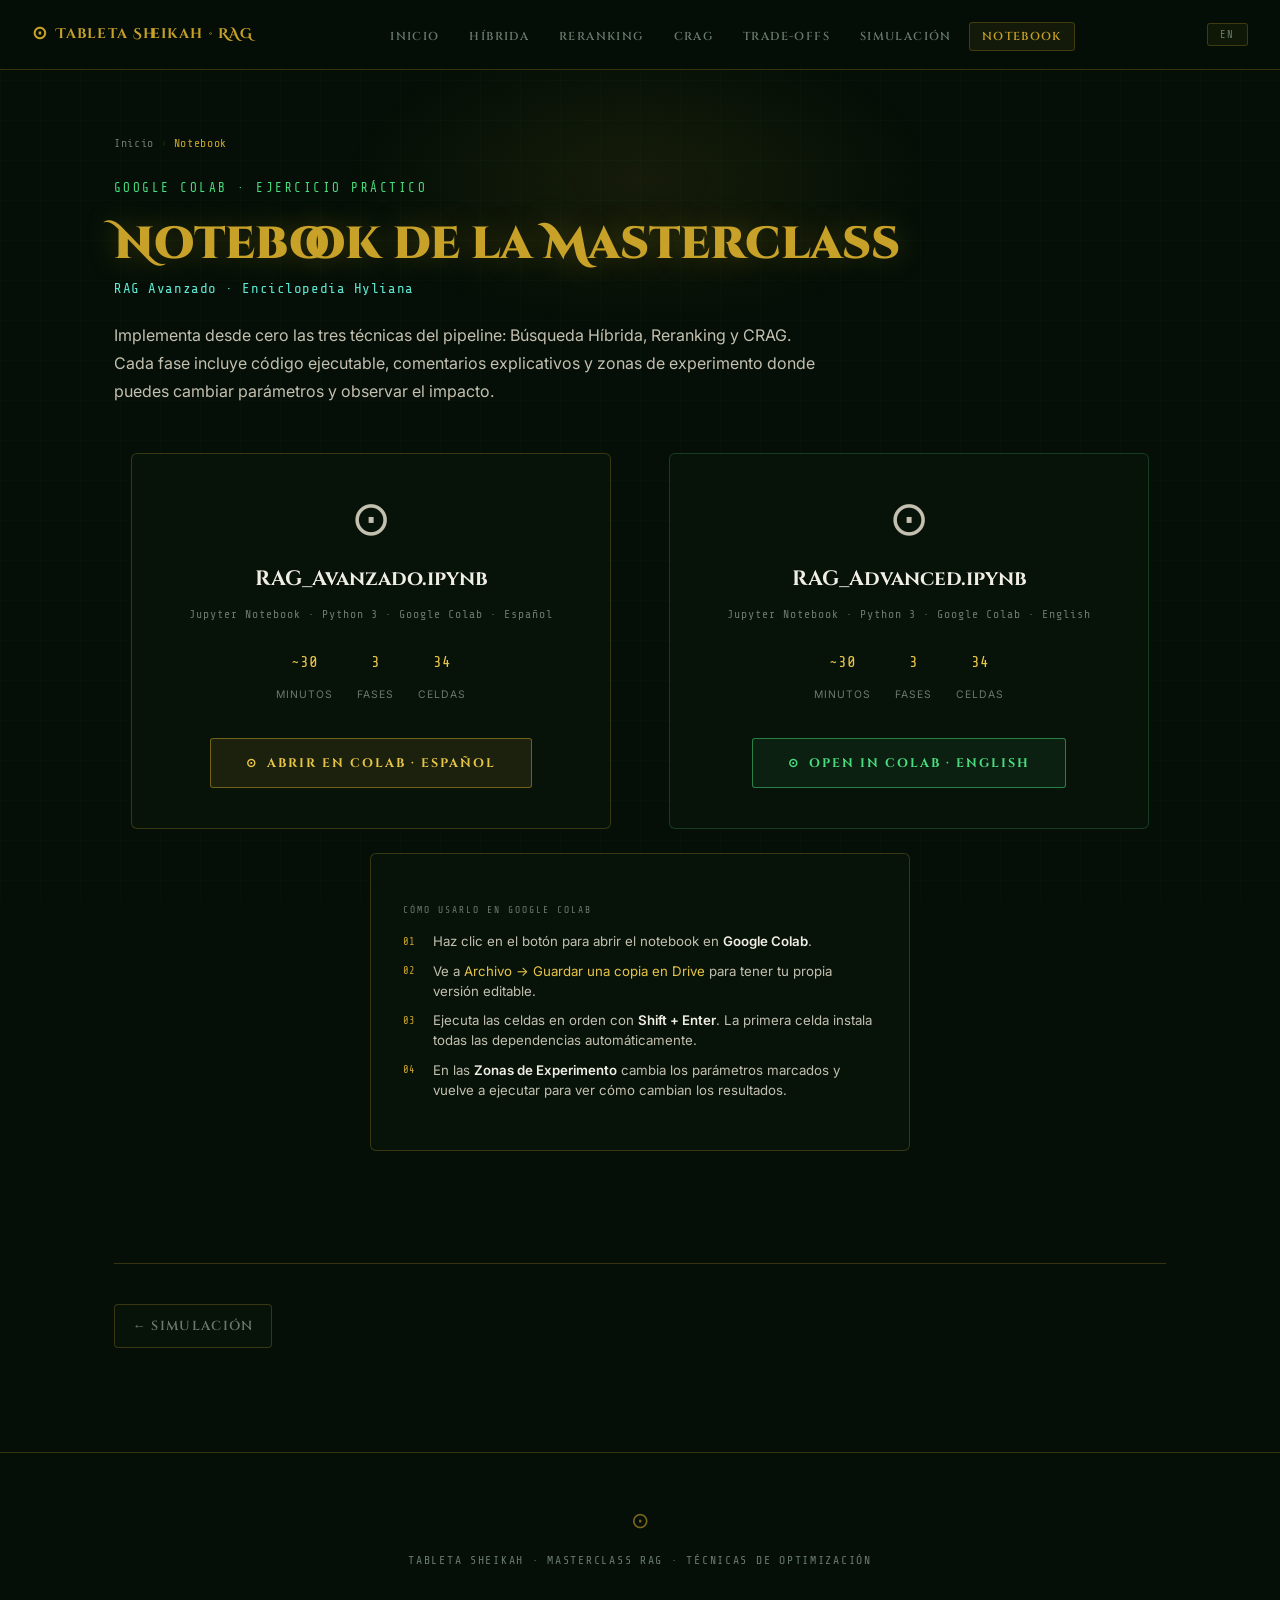
<file: pages/notebook.html>
<!DOCTYPE html>
<html lang="es">
<head>
  <meta charset="UTF-8" />
  <meta name="viewport" content="width=device-width, initial-scale=1.0" />
  <title>Notebook · Tableta Sheikah RAG</title>
  <link rel="stylesheet" href="../assets/css/main.css" />
  <link rel="icon" type="image/png" href="../assets/img/ikon.png" />
  <style>
    .nb-card {
      background: var(--bg-card);
      border: 1px solid var(--border-gold);
      border-radius: 6px;
      padding: 2.5rem 2rem;
      text-align: center;
      max-width: 540px;
      margin: 0 auto;
    }
    .nb-icon {
      font-size: 3rem;
      display: block;
      margin-bottom: 1.25rem;
      line-height: 1;
    }
    .nb-title {
      font-family: var(--font-heading);
      font-size: 1.3rem;
      font-weight: 700;
      color: var(--text-bright);
      margin-bottom: 0.5rem;
    }
    .nb-subtitle {
      font-family: var(--font-mono);
      font-size: 0.72rem;
      color: var(--text-muted);
      letter-spacing: 1px;
      margin-bottom: 1.5rem;
    }
    .nb-meta {
      display: flex;
      justify-content: center;
      gap: 1.5rem;
      margin-bottom: 2rem;
      flex-wrap: wrap;
    }
    .nb-meta-item {
      text-align: center;
    }
    .nb-meta-val {
      display: block;
      font-family: var(--font-mono);
      font-size: 1rem;
      color: var(--gold-light);
      margin-bottom: 0.2rem;
    }
    .nb-meta-lbl {
      font-size: 0.65rem;
      color: var(--text-muted);
      text-transform: uppercase;
      letter-spacing: 1px;
    }
    .btn-download {
      display: inline-flex;
      align-items: center;
      gap: 0.6rem;
      font-family: var(--font-heading);
      font-size: 0.78rem;
      font-weight: 700;
      letter-spacing: 2px;
      text-transform: uppercase;
      padding: 0.85rem 2.2rem;
      border-radius: 3px;
      border: 1px solid rgba(200,162,40,0.5);
      background: rgba(200,162,40,0.1);
      color: var(--gold-light);
      text-decoration: none;
      transition: all 0.25s ease;
      cursor: pointer;
    }
    .btn-download:hover {
      background: rgba(200,162,40,0.2);
      box-shadow: 0 0 20px rgba(200,162,40,0.25);
      border-color: rgba(200,162,40,0.7);
    }
    .nb-divider {
      border: none;
      border-top: 1px solid var(--border-gold);
      margin: 2rem 0;
      opacity: 0.3;
    }
    .nb-steps {
      text-align: left;
      margin-top: 0.5rem;
    }
    .nb-steps-title {
      font-family: var(--font-mono);
      font-size: 0.6rem;
      letter-spacing: 2px;
      text-transform: uppercase;
      color: var(--text-muted);
      margin-bottom: 0.85rem;
    }
    .nb-step {
      display: flex;
      gap: 0.75rem;
      align-items: flex-start;
      margin-bottom: 0.6rem;
      font-size: 0.83rem;
      color: var(--text-primary);
      line-height: 1.5;
    }
    .nb-step-num {
      font-family: var(--font-mono);
      font-size: 0.65rem;
      color: var(--gold);
      min-width: 18px;
      margin-top: 0.15rem;
    }
    .nb-colab-btn {
      display: inline-flex;
      align-items: center;
      gap: 0.6rem;
      font-family: var(--font-heading);
      font-size: 0.72rem;
      font-weight: 700;
      letter-spacing: 1.5px;
      text-transform: uppercase;
      padding: 0.7rem 1.6rem;
      border-radius: 3px;
      border: 1px solid var(--border-cyan);
      background: rgba(74,222,128,0.05);
      color: var(--cyan);
      text-decoration: none;
      transition: all 0.25s ease;
      margin-top: 0.5rem;
    }
    .nb-colab-btn:hover {
      background: rgba(74,222,128,0.1);
      box-shadow: 0 0 16px rgba(74,222,128,0.15);
    }
  </style>
</head>
<body>
  <div class="page-wrapper">

    <!-- ── NAVIGATION ──────────────────────────────────────── -->
    <nav class="nav">
      <a class="nav-brand" href="../index.html">
        <span class="nav-eye">⊙</span>
        Tableta Sheikah · RAG
      </a>
      <ul class="nav-links">
        <li><a href="../index.html" data-i18n="nav.home">Inicio</a></li>
        <li><a href="hibrida.html" data-i18n="nav.hybrid">Híbrida</a></li>
        <li><a href="reranking.html" data-i18n="nav.reranking">Reranking</a></li>
        <li><a href="crag.html" data-i18n="nav.crag">CRAG</a></li>
        <li><a href="tradeoffs.html" data-i18n="nav.tradeoffs">Trade-offs</a></li>
        <li><a href="simulacion.html" data-i18n="nav.simulation">Simulación</a></li>
        <li><a href="notebook.html" class="active" data-i18n="nav.notebook">Notebook</a></li>
      </ul>
      <button class="lang-toggle" onclick="setLang(document.documentElement.lang==='es'?'en':'es')" id="lang-btn">EN</button>
      <button class="nav-hamburger" id="nav-hamburger" aria-label="Menú"><span></span><span></span><span></span></button>
    </nav>

    <!-- ── PAGE HERO ───────────────────────────────────────── -->
    <section class="page-hero">
      <div class="container">
        <nav class="breadcrumb">
          <a href="../index.html" data-i18n="bc.home">Inicio</a>
          <span class="sep">›</span>
          <span class="current" data-i18n="bc.notebook">Notebook</span>
        </nav>
        <p class="hero-tag" data-i18n="nb.tag">Google Colab · Ejercicio Práctico</p>
        <h1 data-i18n="nb.h1">Notebook de la Masterclass</h1>
        <p class="subtitle" data-i18n="nb.sub">RAG Avanzado · Enciclopedia Hyliana</p>
        <p class="intro" data-i18n="nb.intro">
          Implementa desde cero las tres técnicas del pipeline: Búsqueda Híbrida,
          Reranking y CRAG. Cada fase incluye código ejecutable, comentarios explicativos
          y zonas de experimento donde puedes cambiar parámetros y observar el impacto.
        </p>
      </div>
    </section>

    <!-- ── DOWNLOAD CARDS ────────────────────────────────────── -->
    <section class="section" style="padding-top: 0;">
      <div class="container">

        <div style="display:flex; gap:1.5rem; justify-content:center; flex-wrap:wrap;">

          <!-- SPANISH -->
          <div class="nb-card" style="flex:1; min-width:280px; max-width:480px;">
            <span class="nb-icon">⊙</span>
            <div class="nb-title">RAG_Avanzado.ipynb</div>
            <div class="nb-subtitle">Jupyter Notebook · Python 3 · Google Colab · Español</div>

            <div class="nb-meta">
              <div class="nb-meta-item">
                <span class="nb-meta-val">~30</span>
                <span class="nb-meta-lbl" data-i18n="nb.meta.min">minutos</span>
              </div>
              <div class="nb-meta-item">
                <span class="nb-meta-val">3</span>
                <span class="nb-meta-lbl" data-i18n="nb.meta.phases">fases</span>
              </div>
              <div class="nb-meta-item">
                <span class="nb-meta-val">34</span>
                <span class="nb-meta-lbl" data-i18n="nb.meta.cells">celdas</span>
              </div>
            </div>

            <a class="btn-download" href="https://colab.research.google.com/drive/13wLva_bdauFDJeI2JqzUZET_hTNzzx86?usp=sharing" target="_blank" rel="noopener">
              ⊙ <span data-i18n="nb.dl.es">Abrir en Colab · Español</span>
            </a>
          </div>

          <!-- ENGLISH -->
          <div class="nb-card" style="flex:1; min-width:280px; max-width:480px; border-color: var(--border-cyan);">
            <span class="nb-icon">⊙</span>
            <div class="nb-title">RAG_Advanced.ipynb</div>
            <div class="nb-subtitle">Jupyter Notebook · Python 3 · Google Colab · English</div>

            <div class="nb-meta">
              <div class="nb-meta-item">
                <span class="nb-meta-val">~30</span>
                <span class="nb-meta-lbl" data-i18n="nb.meta.min">minutos</span>
              </div>
              <div class="nb-meta-item">
                <span class="nb-meta-val">3</span>
                <span class="nb-meta-lbl" data-i18n="nb.meta.phases">fases</span>
              </div>
              <div class="nb-meta-item">
                <span class="nb-meta-val">34</span>
                <span class="nb-meta-lbl" data-i18n="nb.meta.cells">celdas</span>
              </div>
            </div>

            <a class="btn-download" href="https://colab.research.google.com/drive/1yf129T9BtVPSf_OO3pRcIu9FyCoylEjN?usp=sharing" target="_blank" rel="noopener" style="border-color: rgba(74,222,128,0.5); background: rgba(74,222,128,0.07); color: var(--cyan);">
              ⊙ <span data-i18n="nb.dl.en">Open in Colab · English</span>
            </a>
          </div>

        </div>

        <!-- Steps (shared) -->
        <div class="nb-card" style="margin-top:1.5rem;">
          <div class="nb-steps">
            <div class="nb-steps-title" data-i18n="nb.steps.title">Cómo usarlo en Google Colab</div>
            <div class="nb-step">
              <span class="nb-step-num">01</span>
              <span data-i18n-html="nb.step1">Haz clic en el botón para abrir el notebook en <strong>Google Colab</strong>.</span>
            </div>
            <div class="nb-step">
              <span class="nb-step-num">02</span>
              <span data-i18n-html="nb.step2">Ve a <em>Archivo → Guardar una copia en Drive</em> para tener tu propia versión editable.</span>
            </div>
            <div class="nb-step">
              <span class="nb-step-num">03</span>
              <span data-i18n-html="nb.step3">Ejecuta las celdas en orden con <strong>Shift + Enter</strong>. La primera celda instala todas las dependencias automáticamente.</span>
            </div>
            <div class="nb-step">
              <span class="nb-step-num">04</span>
              <span data-i18n-html="nb.step4">En las <strong>Zonas de Experimento</strong> cambia los parámetros marcados y vuelve a ejecutar para ver cómo cambian los resultados.</span>
            </div>
          </div>
        </div>

      </div>
    </section>

    <!-- ── PAGE NAV ─────────────────────────────────────────── -->
    <div class="container">
      <nav class="page-nav">
        <a href="simulacion.html" data-i18n="nb.nav.prev">← Simulación</a>
        <span></span>
      </nav>
    </div>

    <!-- ── FOOTER ───────────────────────────────────────────── -->
    <footer class="footer">
      <span class="footer-eye">⊙</span>
      <p data-i18n="footer.text">Tableta Sheikah · Masterclass RAG · Técnicas de Optimización</p>
    </footer>

  </div><!-- /page-wrapper -->
  <script src="../assets/js/i18n.js"></script>
</body>
</html>
</file>
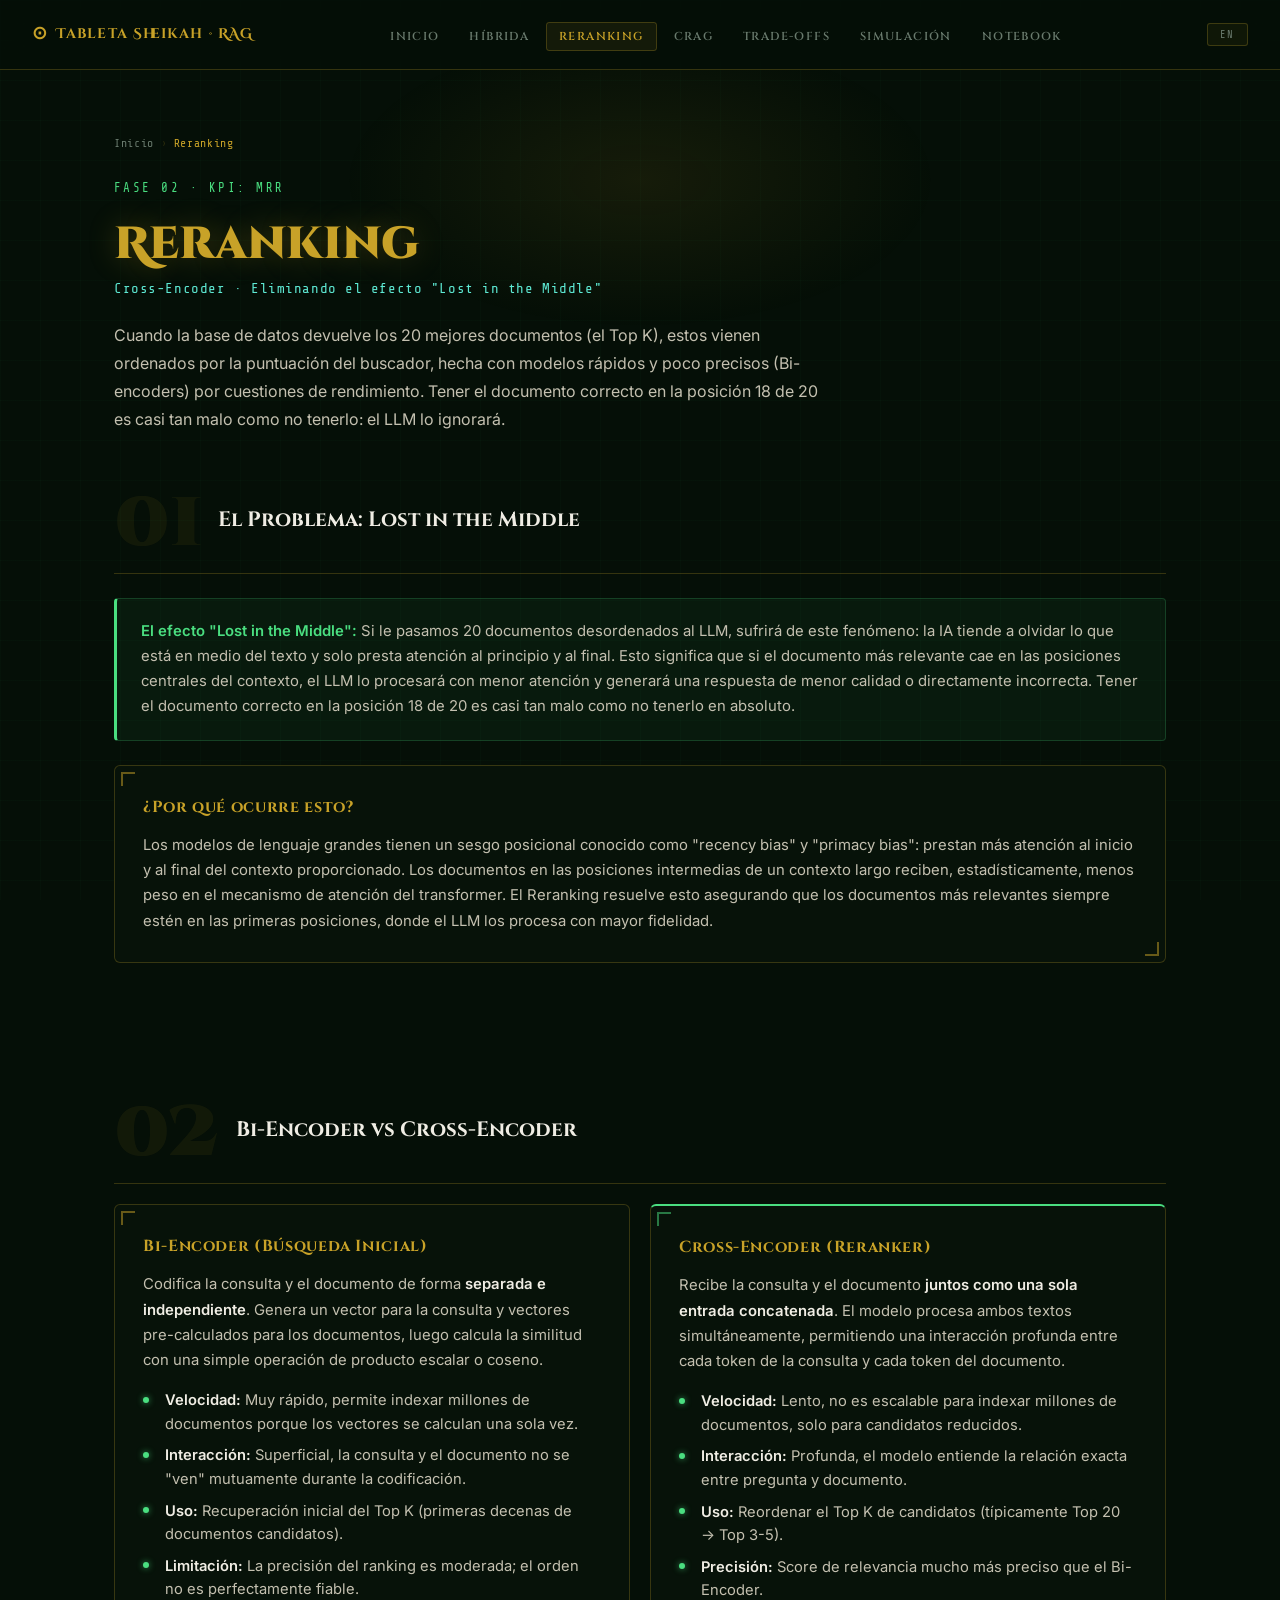
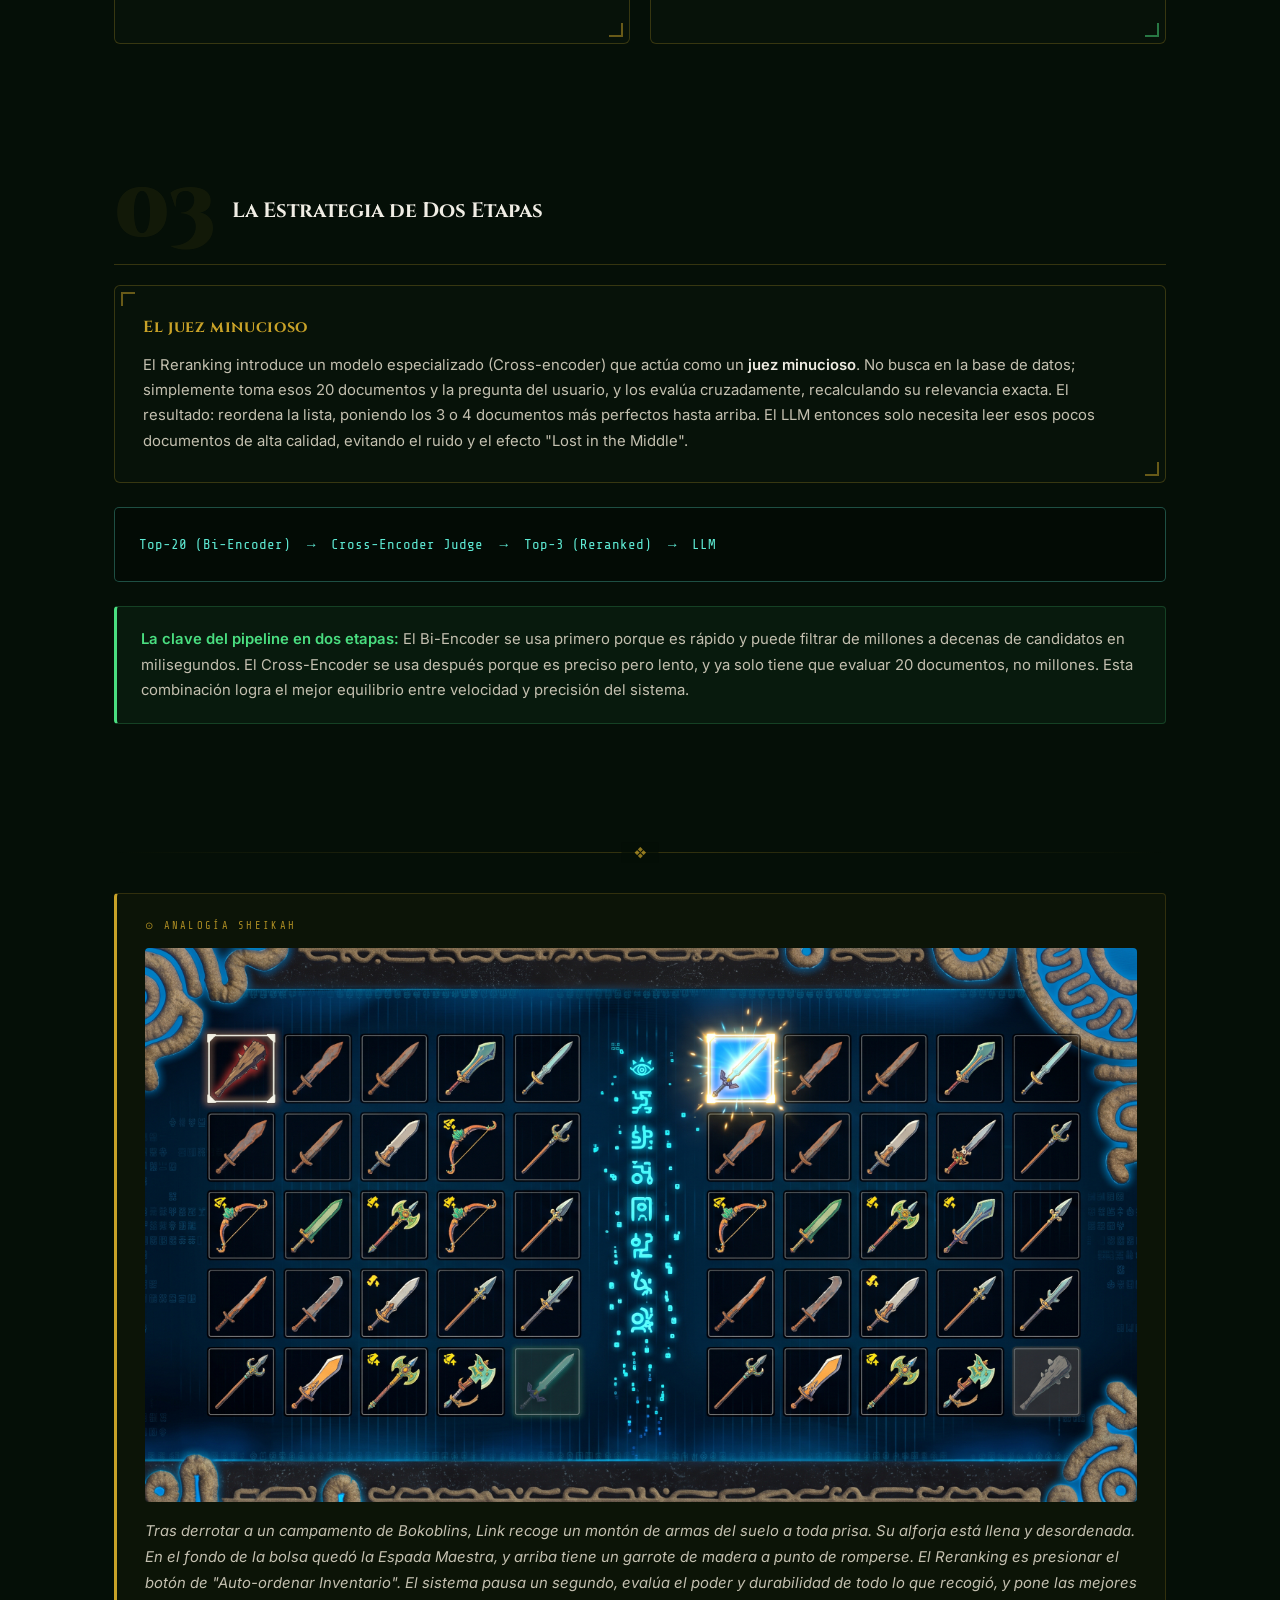
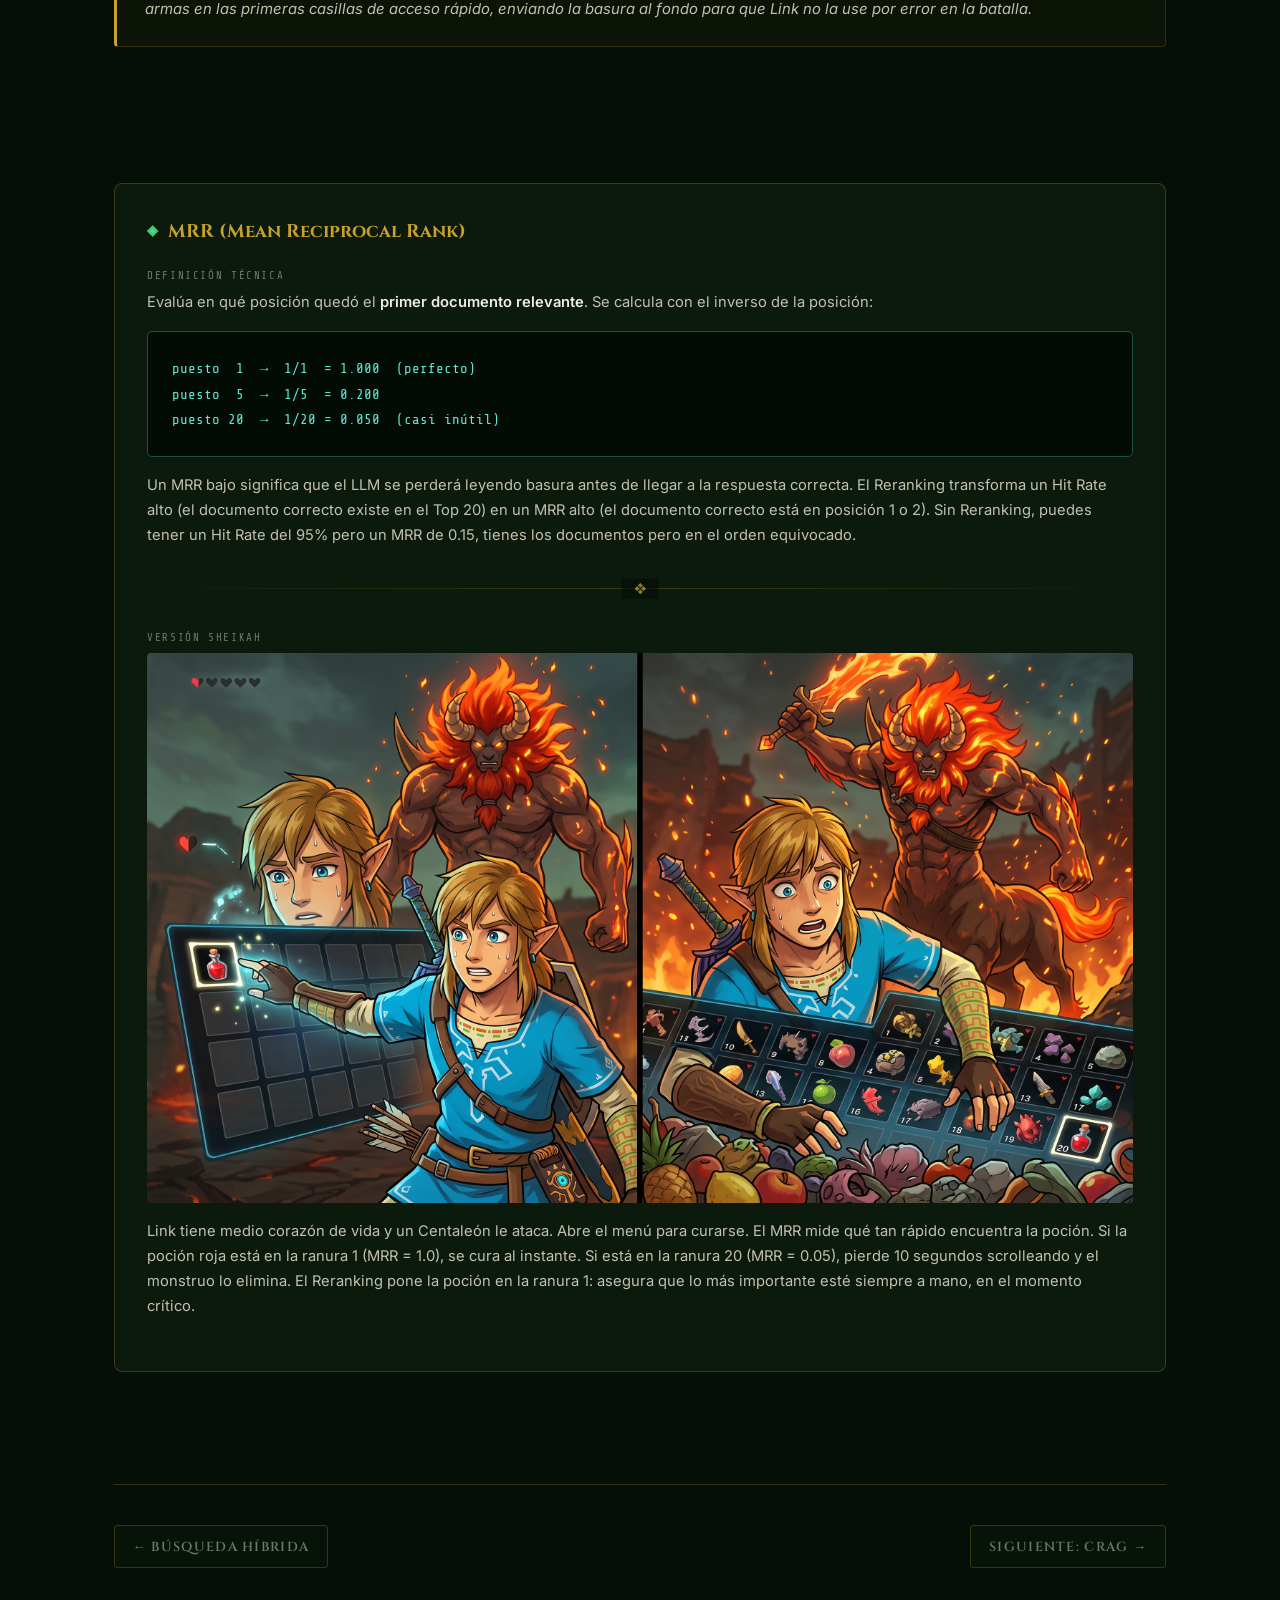
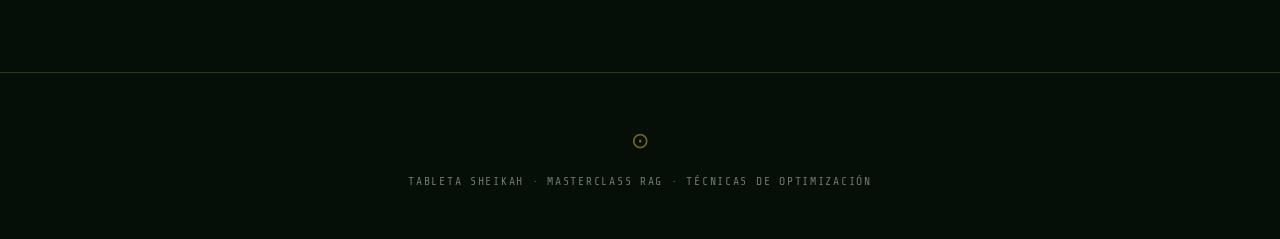
<file: pages/reranking.html>
<!DOCTYPE html>
<html lang="es">
<head>
  <meta charset="UTF-8" />
  <meta name="viewport" content="width=device-width, initial-scale=1.0" />
  <title>Reranking · Tableta Sheikah RAG</title>
  <link rel="stylesheet" href="../assets/css/main.css" />
  <link rel="icon" type="image/png" href="../assets/img/ikon.png" />
</head>
<body>
  <div class="page-wrapper">

    <!-- ── NAVIGATION ──────────────────────────────────────── -->
    <nav class="nav">
      <a class="nav-brand" href="../index.html">
        <span class="nav-eye">⊙</span>
        Tableta Sheikah · RAG
      </a>
      <ul class="nav-links">
        <li><a href="../index.html" data-i18n="nav.home">Inicio</a></li>
        <li><a href="hibrida.html" data-i18n="nav.hybrid">Híbrida</a></li>
        <li><a href="reranking.html" class="active" data-i18n="nav.reranking">Reranking</a></li>
        <li><a href="crag.html" data-i18n="nav.crag">CRAG</a></li>
        <li><a href="tradeoffs.html" data-i18n="nav.tradeoffs">Trade-offs</a></li>
        <li><a href="simulacion.html" data-i18n="nav.simulation">Simulación</a></li>
        <li><a href="notebook.html" data-i18n="nav.notebook">Notebook</a></li>
      </ul>
      <button class="lang-toggle" onclick="setLang(document.documentElement.lang==='es'?'en':'es')" id="lang-btn">EN</button>
      <button class="nav-hamburger" id="nav-hamburger" aria-label="Menú"><span></span><span></span><span></span></button>
    </nav>

    <!-- ── PAGE HERO ───────────────────────────────────────── -->
    <section class="page-hero">
      <div class="container">
        <nav class="breadcrumb">
          <a href="../index.html" data-i18n="bc.home">Inicio</a>
          <span class="sep">›</span>
          <span class="current" data-i18n="bc.reranking">Reranking</span>
        </nav>
        <p class="hero-tag" data-i18n="rer.tag">Fase 02 · KPI: MRR</p>
        <h1 data-i18n="rer.h1">Reranking</h1>
        <p class="subtitle" data-i18n="rer.sub">Cross-Encoder · Eliminando el efecto "Lost in the Middle"</p>
        <p class="intro" data-i18n="rer.intro">
          Cuando la base de datos devuelve los 20 mejores documentos (el Top K), estos vienen
          ordenados por la puntuación del buscador, hecha con modelos rápidos y poco precisos
          (Bi-encoders) por cuestiones de rendimiento. Tener el documento correcto en la posición
          18 de 20 es casi tan malo como no tenerlo: el LLM lo ignorará.
        </p>
      </div>
    </section>

    <!-- ── SECTION 1: LOST IN THE MIDDLE ──────────────────── -->
    <section class="section" style="padding-top: 0;">
      <div class="container">

        <div class="phase-header">
          <span class="phase-watermark">01</span>
          <span class="phase-title" data-i18n="rer.s1.title">El Problema: Lost in the Middle</span>
        </div>

        <div class="highlight" data-i18n-html="rer.litm.body">
          <strong>El efecto "Lost in the Middle":</strong> Si le pasamos 20 documentos
          desordenados al LLM, sufrirá de este fenómeno: la IA tiende a olvidar lo que
          está en medio del texto y solo presta atención al principio y al final. Esto
          significa que si el documento más relevante cae en las posiciones centrales del
          contexto, el LLM lo procesará con menor atención y generará una respuesta de
          menor calidad o directamente incorrecta. Tener el documento correcto en la
          posición 18 de 20 es casi tan malo como no tenerlo en absoluto.
        </div>

        <div class="panel" style="margin-top: 1.5rem;">
          <h3 data-i18n="rer.why.h3">¿Por qué ocurre esto?</h3>
          <p data-i18n="rer.why.body">
            Los modelos de lenguaje grandes tienen un sesgo posicional conocido como
            "recency bias" y "primacy bias": prestan más atención al inicio y al final
            del contexto proporcionado. Los documentos en las posiciones intermedias de
            un contexto largo reciben, estadísticamente, menos peso en el mecanismo de
            atención del transformer. El Reranking resuelve esto asegurando que los
            documentos más relevantes siempre estén en las primeras posiciones, donde
            el LLM los procesa con mayor fidelidad.
          </p>
        </div>

      </div>
    </section>

    <!-- ── SECTION 2: BI-ENCODER VS CROSS-ENCODER ─────────── -->
    <section class="section">
      <div class="container">

        <div class="phase-header">
          <span class="phase-watermark">02</span>
          <span class="phase-title" data-i18n="rer.s2.title">Bi-Encoder vs Cross-Encoder</span>
        </div>

        <div class="grid-2">

          <div class="panel">
            <h3 data-i18n="rer.bi.h3">Bi-Encoder (Búsqueda Inicial)</h3>
            <p style="margin-bottom: 1rem;" data-i18n-html="rer.bi.p">
              Codifica la consulta y el documento de forma <strong>separada e independiente</strong>.
              Genera un vector para la consulta y vectores pre-calculados para los documentos,
              luego calcula la similitud con una simple operación de producto escalar o coseno.
            </p>
            <ul class="dot-list">
              <li data-i18n-html="rer.bi.li1"><strong>Velocidad:</strong> Muy rápido, permite indexar millones de documentos porque los vectores se calculan una sola vez.</li>
              <li data-i18n-html="rer.bi.li2"><strong>Interacción:</strong> Superficial, la consulta y el documento no se "ven" mutuamente durante la codificación.</li>
              <li data-i18n-html="rer.bi.li3"><strong>Uso:</strong> Recuperación inicial del Top K (primeras decenas de documentos candidatos).</li>
              <li data-i18n-html="rer.bi.li4"><strong>Limitación:</strong> La precisión del ranking es moderada; el orden no es perfectamente fiable.</li>
            </ul>
          </div>

          <div class="panel cyan-top">
            <h3 data-i18n="rer.ce.h3">Cross-Encoder (Reranker)</h3>
            <p style="margin-bottom: 1rem;" data-i18n-html="rer.ce.p">
              Recibe la consulta y el documento <strong>juntos como una sola entrada concatenada</strong>.
              El modelo procesa ambos textos simultáneamente, permitiendo una interacción profunda
              entre cada token de la consulta y cada token del documento.
            </p>
            <ul class="dot-list">
              <li data-i18n-html="rer.ce.li1"><strong>Velocidad:</strong> Lento, no es escalable para indexar millones de documentos, solo para candidatos reducidos.</li>
              <li data-i18n-html="rer.ce.li2"><strong>Interacción:</strong> Profunda, el modelo entiende la relación exacta entre pregunta y documento.</li>
              <li data-i18n-html="rer.ce.li3"><strong>Uso:</strong> Reordenar el Top K de candidatos (típicamente Top 20 → Top 3-5).</li>
              <li data-i18n-html="rer.ce.li4"><strong>Precisión:</strong> Score de relevancia mucho más preciso que el Bi-Encoder.</li>
            </ul>
          </div>

        </div>

      </div>
    </section>

    <!-- ── SECTION 3: ESTRATEGIA ───────────────────────────── -->
    <section class="section">
      <div class="container">

        <div class="phase-header">
          <span class="phase-watermark">03</span>
          <span class="phase-title" data-i18n="rer.s3.title">La Estrategia de Dos Etapas</span>
        </div>

        <div class="panel">
          <h3 data-i18n="rer.judge.h3">El juez minucioso</h3>
          <p data-i18n-html="rer.judge.body">
            El Reranking introduce un modelo especializado (Cross-encoder) que actúa como un
            <strong>juez minucioso</strong>. No busca en la base de datos; simplemente toma
            esos 20 documentos y la pregunta del usuario, y los evalúa cruzadamente,
            recalculando su relevancia exacta. El resultado: reordena la lista, poniendo
            los 3 o 4 documentos más perfectos hasta arriba. El LLM entonces solo necesita
            leer esos pocos documentos de alta calidad, evitando el ruido y el efecto
            "Lost in the Middle".
          </p>
        </div>

        <div class="formula">Top-20 (Bi-Encoder)  →  Cross-Encoder Judge  →  Top-3 (Reranked)  →  LLM</div>

        <div class="highlight" style="margin-top: 1.5rem;" data-i18n-html="rer.key.body">
          <strong>La clave del pipeline en dos etapas:</strong> El Bi-Encoder se usa primero
          porque es rápido y puede filtrar de millones a decenas de candidatos en milisegundos.
          El Cross-Encoder se usa después porque es preciso pero lento, y ya solo tiene que
          evaluar 20 documentos, no millones. Esta combinación logra el mejor equilibrio entre
          velocidad y precisión del sistema.
        </div>

      </div>
    </section>

    <!-- ── ZELDA ANALOGY ────────────────────────────────────── -->
    <div class="container">
      <div class="divider"></div>
      <div class="zelda-box">
        <div class="zelda-label" data-i18n="rer.zelda.lbl">⊙ Analogía Sheikah</div>
        <img src="../assets/img/analogy-reranking.jpg" alt="Analogía Reranking" style="width:100%;border-radius:4px;margin-bottom:1rem;display:block;">
        <p data-i18n="rer.zelda.p">
          Tras derrotar a un campamento de Bokoblins, Link recoge un montón de armas del suelo
          a toda prisa. Su alforja está llena y desordenada. En el fondo de la bolsa quedó la
          Espada Maestra, y arriba tiene un garrote de madera a punto de romperse. El Reranking
          es presionar el botón de "Auto-ordenar Inventario". El sistema pausa un segundo,
          evalúa el poder y durabilidad de todo lo que recogió, y pone las mejores armas en las
          primeras casillas de acceso rápido, enviando la basura al fondo para que Link no la
          use por error en la batalla.
        </p>
      </div>
    </div>

    <!-- ── KPI SECTION ──────────────────────────────────────── -->
    <section class="section">
      <div class="container">

        <div class="kpi-section">
          <h3 data-i18n="rer.kpi.h3">MRR (Mean Reciprocal Rank)</h3>

          <div class="kpi-entry">
            <div class="kpi-entry-label" data-i18n="rer.kpi.lbl1">Definición Técnica</div>
            <p data-i18n-html="rer.kpi.p1">
              Evalúa en qué posición quedó el <strong>primer documento relevante</strong>.
              Se calcula con el inverso de la posición:
            </p>
            <div class="formula" style="margin: 1rem 0;">puesto  1  →  1/1  = 1.000  (perfecto)
puesto  5  →  1/5  = 0.200
puesto 20  →  1/20 = 0.050  (casi inútil)</div>
            <p data-i18n="rer.kpi.p2">
              Un MRR bajo significa que el LLM se perderá leyendo basura antes de llegar a la
              respuesta correcta. El Reranking transforma un Hit Rate alto (el documento correcto
              existe en el Top 20) en un MRR alto (el documento correcto está en posición 1 o 2).
              Sin Reranking, puedes tener un Hit Rate del 95% pero un MRR de 0.15, tienes los
              documentos pero en el orden equivocado.
            </p>
          </div>

          <div class="divider"></div>

          <div class="kpi-entry">
            <div class="kpi-entry-label" data-i18n="rer.kpi.lbl2">Versión Sheikah</div>
            <img src="../assets/img/kpi-mrr.jpg" alt="KPI MRR" style="width:100%;border-radius:4px;margin-bottom:1rem;display:block;">
            <p data-i18n="rer.kpi.p3">
              Link tiene medio corazón de vida y un Centaleón le ataca. Abre el menú para
              curarse. El MRR mide qué tan rápido encuentra la poción. Si la poción roja
              está en la ranura 1 (MRR = 1.0), se cura al instante. Si está en la ranura 20
              (MRR = 0.05), pierde 10 segundos scrolleando y el monstruo lo elimina.
              El Reranking pone la poción en la ranura 1: asegura que lo más importante
              esté siempre a mano, en el momento crítico.
            </p>
          </div>
        </div>

      </div>
    </section>

    <!-- ── PAGE NAV ─────────────────────────────────────────── -->
    <div class="container">
      <nav class="page-nav">
        <a href="hibrida.html" data-i18n="rer.nav.prev">← Búsqueda Híbrida</a>
        <a href="crag.html" data-i18n="rer.nav.next">Siguiente: CRAG →</a>
      </nav>
    </div>

    <!-- ── FOOTER ───────────────────────────────────────────── -->
    <footer class="footer">
      <span class="footer-eye">⊙</span>
      <p data-i18n="footer.text">Tableta Sheikah · Masterclass RAG · Técnicas de Optimización</p>
    </footer>

  </div><!-- /page-wrapper -->
  <script src="../assets/js/i18n.js"></script>
</body>
</html>
</file>
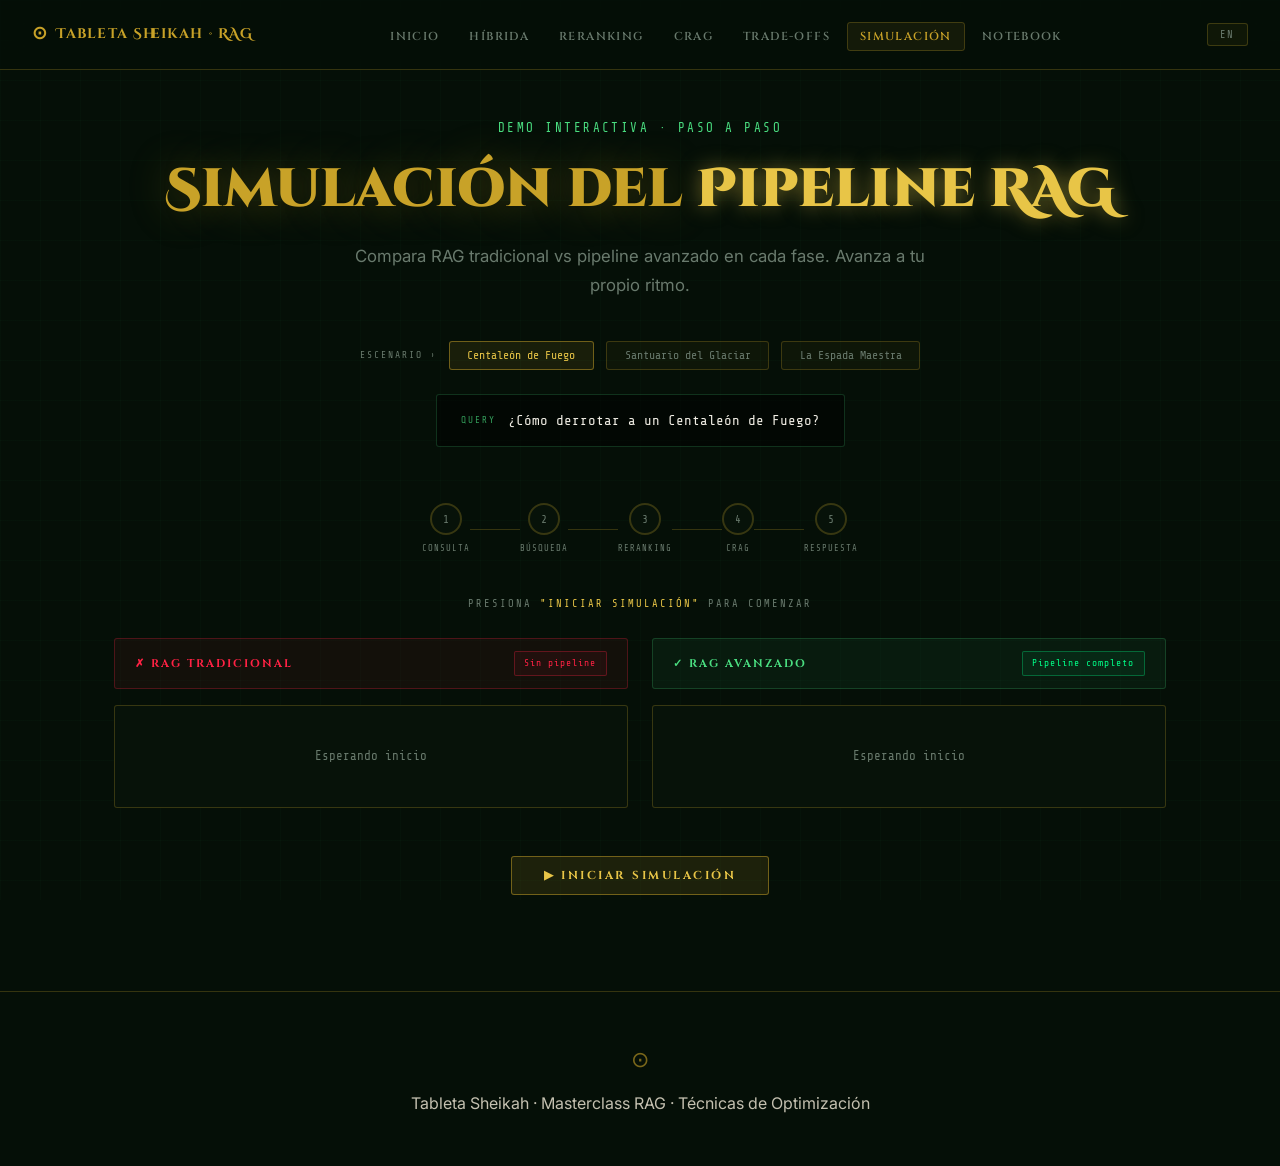
<file: pages/simulacion.html>
<!DOCTYPE html>
<html lang="es">
<head>
  <meta charset="UTF-8" />
  <meta name="viewport" content="width=device-width, initial-scale=1.0" />
  <title>Simulación · Tableta Sheikah RAG</title>
  <link rel="stylesheet" href="../assets/css/main.css" />
  <link rel="icon" type="image/png" href="../assets/img/ikon.png" />
  <style>
    .sim-hero { padding: 3rem 0 1.5rem; text-align: center; }

    .scenario-bar {
      display: flex; align-items: center; justify-content: center;
      gap: 0.75rem; flex-wrap: wrap; margin: 1.5rem 0;
    }
    .scenario-label {
      font-family: var(--font-mono); font-size: 0.6rem;
      letter-spacing: 2px; text-transform: uppercase; color: var(--text-muted);
    }
    .scenario-btn {
      font-family: var(--font-mono); font-size: 0.72rem;
      padding: 0.45rem 1.1rem; border-radius: 3px; cursor: pointer;
      border: 1px solid var(--border-gold);
      background: rgba(200,162,40,0.05); color: var(--text-muted);
      transition: all 0.25s ease;
    }
    .scenario-btn:hover, .scenario-btn.active {
      color: var(--gold-light); border-color: rgba(200,162,40,0.5);
      background: rgba(200,162,40,0.1);
    }

    .query-display {
      display: inline-flex; align-items: center; gap: 0.75rem;
      background: rgba(0,0,0,0.5); border: 1px solid var(--border-cyan);
      border-radius: 3px; padding: 0.85rem 1.5rem;
      margin: 0 auto; max-width: 600px;
    }
    .q-label {
      font-family: var(--font-mono); font-size: 0.58rem;
      letter-spacing: 2px; text-transform: uppercase;
      color: var(--cyan); opacity: 0.7; white-space: nowrap;
    }
    .q-text { font-family: var(--font-mono); font-size: 0.88rem; color: var(--text-bright); }

    /* Step indicator */
    .step-indicator {
      display: flex; align-items: center; justify-content: center;
      gap: 0; margin: 2rem 0; flex-wrap: nowrap; overflow-x: auto;
      padding-bottom: 0.5rem;
    }
    .step-dot { display: flex; flex-direction: column; align-items: center; gap: 0.4rem; }
    .step-dot-circle {
      width: 32px; height: 32px; border-radius: 50%;
      border: 2px solid var(--border-gold); background: var(--bg-card);
      display: flex; align-items: center; justify-content: center;
      font-family: var(--font-mono); font-size: 0.7rem;
      color: var(--text-muted); transition: all 0.3s ease; flex-shrink: 0;
    }
    .step-dot-circle.active {
      border-color: var(--gold-light); background: rgba(200,162,40,0.15);
      color: var(--gold-light); box-shadow: 0 0 12px rgba(200,162,40,0.3);
    }
    .step-dot-circle.done {
      border-color: var(--success); background: rgba(0,255,136,0.1); color: var(--success);
    }
    .step-dot-label {
      font-family: var(--font-mono); font-size: 0.55rem; letter-spacing: 1px;
      color: var(--text-muted); text-transform: uppercase; white-space: nowrap;
    }
    .step-dot.active .step-dot-label { color: var(--gold-light); }
    .step-dot.done   .step-dot-label { color: var(--success); }
    .step-connector { width: 50px; height: 1px; background: var(--border-gold); flex-shrink: 0; }
    .step-connector.done { background: var(--success); }

    /* Labels */
    .step-label-bar {
      text-align: center; font-family: var(--font-mono);
      font-size: 0.65rem; letter-spacing: 2px; text-transform: uppercase;
      color: var(--text-muted); margin: 1rem 0;
    }
    .step-label-bar span { color: var(--gold-light); }

    .step-explain {
      padding: 0.85rem 1.5rem; background: rgba(200,162,40,0.04);
      border: 1px solid var(--border-gold); border-radius: 3px;
      margin: 0.75rem 0; font-size: 0.85rem; color: var(--text-muted);
      line-height: 1.65; text-align: center;
    }
    .step-explain strong { color: var(--gold-light); }

    /* Columns */
    .sim-columns {
      display: grid; grid-template-columns: 1fr 1fr; gap: 1.5rem; margin: 1.5rem 0;
    }
    @media (max-width: 800px) { .sim-columns { grid-template-columns: 1fr; } }

    .sim-col { display: flex; flex-direction: column; gap: 1rem; }

    .sim-col-header {
      display: flex; align-items: center; gap: 0.75rem;
      padding: 0.75rem 1.25rem; border-radius: 3px;
    }
    .sim-col-header.naive {
      background: rgba(255,34,68,0.06); border: 1px solid rgba(255,34,68,0.25);
    }
    .sim-col-header.advanced {
      background: rgba(74,222,128,0.06); border: 1px solid var(--border-cyan);
    }
    .sim-col-label { font-family: var(--font-heading); font-size: 0.7rem; letter-spacing: 2px; text-transform: uppercase; font-weight: 700; }
    .sim-col-label.naive { color: var(--danger); }
    .sim-col-label.advanced { color: var(--cyan); }
    .sim-col-badge {
      font-family: var(--font-mono); font-size: 0.6rem; letter-spacing: 1px;
      margin-left: auto; padding: 0.2rem 0.6rem; border-radius: 2px;
    }
    .sim-col-badge.naive  { color: var(--danger);  border: 1px solid rgba(255,34,68,0.3);  background: rgba(255,34,68,0.06); }
    .sim-col-badge.advanced { color: var(--success); border: 1px solid rgba(0,255,136,0.3); background: rgba(0,255,136,0.06); }

    /* Step card */
    .step-card {
      background: var(--bg-card); border: 1px solid var(--border-gold);
      border-radius: 3px; overflow: hidden; animation: fadeInUp 0.35s ease; flex: 1;
    }
    @keyframes fadeInUp {
      from { opacity: 0; transform: translateY(10px); }
      to   { opacity: 1; transform: translateY(0); }
    }
    .step-card-head {
      display: flex; align-items: center; gap: 0.75rem;
      padding: 0.7rem 1.25rem; border-bottom: 1px solid var(--border-gold);
      background: rgba(0,0,0,0.3);
    }
    .step-card-phase { font-family: var(--font-mono); font-size: 0.57rem; letter-spacing: 2px; text-transform: uppercase; color: var(--gold); }
    .step-card-title { font-family: var(--font-heading); font-size: 0.85rem; font-weight: 600; color: var(--gold-light); flex: 1; }
    .step-status {
      font-family: var(--font-mono); font-size: 0.6rem; letter-spacing: 1px;
      padding: 0.2rem 0.6rem; border-radius: 2px;
    }
    .step-status.ok      { color: var(--success); border: 1px solid rgba(0,255,136,0.3);  background: rgba(0,255,136,0.06); }
    .step-status.warn    { color: var(--warning); border: 1px solid rgba(255,170,34,0.3); background: rgba(255,170,34,0.06); }
    .step-status.error   { color: var(--danger);  border: 1px solid rgba(255,34,68,0.3);  background: rgba(255,34,68,0.06); }
    .step-status.neutral { color: var(--text-muted); border: 1px solid var(--border-gold); }
    .step-card-body { padding: 1.25rem; }

    /* Doc list */
    .doc-list { display: flex; flex-direction: column; gap: 0.45rem; margin: 0.75rem 0; }
    .doc-item {
      display: flex; align-items: center; gap: 0.65rem;
      padding: 0.5rem 0.85rem; border-radius: 2px;
      border: 1px solid rgba(255,255,255,0.06); background: rgba(0,0,0,0.25);
    }
    .doc-item.correct { border-color: rgba(0,255,136,0.35); background: rgba(0,255,136,0.05); }
    .doc-item.wrong   { border-color: rgba(255,34,68,0.35);  background: rgba(255,34,68,0.05); }
    .doc-item.dimmed  { opacity: 0.4; }
    .doc-rank { font-family: var(--font-mono); font-size: 0.68rem; color: var(--text-muted); min-width: 22px; }
    .doc-name { flex: 1; font-size: 0.83rem; color: var(--text-primary); }
    .doc-score { font-family: var(--font-mono); font-size: 0.7rem; }
    .doc-score.hi  { color: var(--success); }
    .doc-score.mid { color: var(--cyan); }
    .doc-score.lo  { color: var(--text-muted); }
    .doc-badge { font-family: var(--font-mono); font-size: 0.57rem; letter-spacing: 1px; padding: 0.1rem 0.4rem; border-radius: 2px; }
    .bd { color: var(--danger);  border: 1px solid rgba(255,34,68,0.35);  background: rgba(255,34,68,0.08); }
    .bs { color: var(--success); border: 1px solid rgba(0,255,136,0.35); background: rgba(0,255,136,0.08); }
    .bw { color: var(--warning); border: 1px solid rgba(255,170,34,0.3); background: rgba(255,170,34,0.08); }

    /* Score table */
    .stbl { width: 100%; border-collapse: collapse; font-size: 0.81rem; margin: 0.65rem 0; }
    .stbl th { font-family: var(--font-mono); font-size: 0.56rem; letter-spacing: 1.5px; text-transform: uppercase; color: var(--text-muted); padding: 0.28rem 0.5rem; text-align: left; border-bottom: 1px solid rgba(200,162,40,0.15); }
    .stbl td { padding: 0.32rem 0.5rem; border-bottom: 1px solid rgba(255,255,255,0.04); color: var(--text-primary); }
    .stbl tr:last-child td { border-bottom: none; }
    .shi { color: var(--success); font-family: var(--font-mono); font-weight: 700; }
    .smi { color: var(--cyan);    font-family: var(--font-mono); }
    .slo { color: var(--text-muted); font-family: var(--font-mono); }

    /* Alert */
    .abox {
      padding: 0.85rem 1.1rem; border-radius: 3px;
      display: flex; gap: 0.65rem; align-items: flex-start; margin: 0.75rem 0;
    }
    .abox.danger  { border: 1px solid rgba(255,34,68,0.38);  background: rgba(255,34,68,0.07); }
    .abox.success { border: 1px solid rgba(0,255,136,0.38);  background: rgba(0,255,136,0.06); }
    .abox.warn    { border: 1px solid rgba(255,170,34,0.35); background: rgba(255,170,34,0.06); }
    .abox.info    { border: 1px solid var(--border-cyan);    background: rgba(74,222,128,0.04); }
    .abox-icon { font-size: 1.1rem; flex-shrink: 0; }
    .abox-title { font-weight: 700; font-size: 0.86rem; margin-bottom: 0.25rem; }
    .abox-title.d { color: var(--danger); }
    .abox-title.s { color: var(--success); }
    .abox-title.w { color: var(--warning); }
    .abox-title.c { color: var(--cyan); }
    .abox-text { font-size: 0.82rem; color: var(--text-primary); line-height: 1.6; }

    /* CRAG score */
    .crag-score {
      display: flex; align-items: center; gap: 1rem;
      padding: 0.85rem 1.1rem; border-radius: 3px; margin: 0.75rem 0;
    }
    .crag-score.incorrect { border: 1px solid rgba(255,34,68,0.4);  background: rgba(255,34,68,0.07); }
    .crag-score.ambiguous { border: 1px solid rgba(255,170,34,0.4); background: rgba(255,170,34,0.07); }
    .crag-score.correct   { border: 1px solid rgba(0,255,136,0.4);  background: rgba(0,255,136,0.06); }
    .crag-val { font-family: var(--font-mono); font-size: 1.5rem; font-weight: 700; line-height: 1; }
    .crag-val.incorrect { color: var(--danger); }
    .crag-val.ambiguous { color: var(--warning); }
    .crag-val.correct   { color: var(--success); }
    .crag-info { font-size: 0.83rem; line-height: 1.5; }
    .crag-info strong { color: var(--text-bright); }
    .crag-info small { font-family: var(--font-mono); font-size: 0.66rem; color: var(--text-muted); display: block; margin-top: 0.2rem; }

    /* Context block */
    .ctx-block {
      background: rgba(0,0,0,0.5); border: 1px solid var(--border-cyan);
      border-radius: 2px; padding: 0.75rem 1rem; margin: 0.75rem 0;
      font-family: var(--font-mono); font-size: 0.73rem; color: var(--text-muted); line-height: 1.75;
    }
    .ctx-block .cl { font-size: 0.56rem; letter-spacing: 2px; text-transform: uppercase; color: var(--cyan); opacity: 0.6; margin-bottom: 0.35rem; }
    .ctx-block .ct { color: var(--text-primary); }

    /* Final answer */
    .final-ans { border-radius: 3px; padding: 1.1rem 1.25rem; margin: 0.75rem 0; }
    .final-ans.wrong   { border: 1px solid rgba(255,34,68,0.4);  background: rgba(255,34,68,0.06); }
    .final-ans.correct { border: 1px solid rgba(0,255,136,0.4);  background: rgba(0,255,136,0.05); }
    .final-ans-lbl { font-family: var(--font-heading); font-size: 0.6rem; letter-spacing: 3px; text-transform: uppercase; margin-bottom: 0.65rem; }
    .final-ans.wrong   .final-ans-lbl { color: var(--danger); }
    .final-ans.correct .final-ans-lbl { color: var(--success); }
    .final-ans-txt { font-size: 0.9rem; line-height: 1.7; color: var(--text-bright); }
    .final-ans.wrong .final-ans-txt { text-decoration: line-through; color: var(--text-muted); }
    .final-ans-note { font-family: var(--font-mono); font-size: 0.67rem; margin-top: 0.65rem; padding-top: 0.65rem; border-top: 1px solid rgba(255,255,255,0.07); }
    .final-ans.wrong  .final-ans-note { color: var(--danger); }
    .final-ans.correct .final-ans-note { color: var(--success); }

    /* Metrics row */
    .metrics-mini { display: flex; gap: 0.6rem; flex-wrap: wrap; margin-top: 1rem; }
    .metric-chip {
      flex: 1; min-width: 75px; text-align: center; padding: 0.55rem 0.5rem;
      background: rgba(0,0,0,0.3); border: 1px solid var(--border-gold); border-radius: 3px;
    }
    .metric-val { display: block; font-family: var(--font-mono); font-size: 1rem; }
    .metric-lbl { font-size: 0.62rem; color: var(--text-muted); margin-top: 0.15rem; }

    /* Controls */
    .control-bar {
      display: flex; align-items: center; justify-content: center;
      gap: 1rem; padding: 1.5rem 0 2rem; flex-wrap: wrap;
    }
    .btn-sim {
      font-family: var(--font-heading); font-size: 0.72rem; font-weight: 700;
      letter-spacing: 2.5px; text-transform: uppercase;
      padding: 0.7rem 2rem; border-radius: 3px; cursor: pointer; transition: all 0.25s ease; border: 1px solid;
    }
    .btn-sim.primary {
      background: rgba(200,162,40,0.12); border-color: rgba(200,162,40,0.5); color: var(--gold-light);
    }
    .btn-sim.primary:hover:not(:disabled) {
      background: rgba(200,162,40,0.22); box-shadow: 0 0 16px rgba(200,162,40,0.3);
    }
    .btn-sim.secondary {
      background: transparent; border-color: rgba(200,162,40,0.2); color: var(--text-muted);
    }
    .btn-sim.secondary:hover { color: var(--gold-light); border-color: rgba(200,162,40,0.4); }
    .btn-sim:disabled { opacity: 0.35; cursor: not-allowed; }

    .empty-state {
      text-align: center; padding: 2.5rem;
      color: var(--text-muted); font-family: var(--font-mono); font-size: 0.78rem;
    }
  </style>
</head>
<body>
<div class="page-wrapper">

  <nav class="nav">
    <a class="nav-brand" href="../index.html"><span class="nav-eye">⊙</span> Tableta Sheikah · RAG</a>
    <ul class="nav-links">
      <li><a href="../index.html" data-i18n="nav.home">Inicio</a></li>
      <li><a href="hibrida.html" data-i18n="nav.hybrid">Híbrida</a></li>
      <li><a href="reranking.html" data-i18n="nav.reranking">Reranking</a></li>
      <li><a href="crag.html" data-i18n="nav.crag">CRAG</a></li>
      <li><a href="tradeoffs.html" data-i18n="nav.tradeoffs">Trade-offs</a></li>
      <li><a href="simulacion.html" class="active" data-i18n="nav.simulation">Simulación</a></li>
      <li><a href="notebook.html" data-i18n="nav.notebook">Notebook</a></li>
    </ul>
    <button class="lang-toggle" onclick="setLang(document.documentElement.lang==='es'?'en':'es')" id="lang-btn">EN</button>
    <button class="nav-hamburger" id="nav-hamburger" aria-label="Menú"><span></span><span></span><span></span></button>
  </nav>

  <section class="sim-hero">
    <div class="container">
      <p class="hero-tag" data-i18n="sim.tag">Demo Interactiva · Paso a Paso</p>
      <h1 class="hero-title" data-i18n-html="sim.h1">Simulación del <em>Pipeline RAG</em></h1>
      <p class="hero-desc" data-i18n="sim.desc">Compara RAG tradicional vs pipeline avanzado en cada fase. Avanza a tu propio ritmo.</p>

      <div class="scenario-bar">
        <span class="scenario-label" data-i18n="sim.scenario.lbl">Escenario ›</span>
        <button class="scenario-btn active" onclick="selectScenario(0,this)">Centaleón de Fuego</button>
        <button class="scenario-btn" onclick="selectScenario(1,this)">Santuario del Glaciar</button>
        <button class="scenario-btn" onclick="selectScenario(2,this)">La Espada Maestra</button>
      </div>

      <div class="query-display">
        <span class="q-label">Query</span>
        <span class="q-text" id="query-text">¿Cómo derrotar a un Centaleón de Fuego?</span>
      </div>
    </div>
  </section>

  <div class="container">

    <div class="step-indicator" id="step-indicator"></div>

    <div class="step-label-bar" id="step-label-bar" data-i18n-html="sim.label.initial">
      Presiona <span>"Iniciar Simulación"</span> para comenzar
    </div>

    <div class="step-explain" id="step-explain" style="display:none"></div>

    <div class="sim-columns">
      <div class="sim-col">
        <div class="sim-col-header naive">
          <span class="sim-col-label naive" data-i18n="sim.col.naive">✗ RAG Tradicional</span>
          <span class="sim-col-badge naive" id="naive-badge" data-i18n="sim.badge.naive">Sin pipeline</span>
        </div>
        <div id="naive-content"><div class="step-card"><div class="empty-state"> Esperando inicio </div></div></div>
      </div>
      <div class="sim-col">
        <div class="sim-col-header advanced">
          <span class="sim-col-label advanced" data-i18n="sim.col.advanced">✓ RAG Avanzado</span>
          <span class="sim-col-badge advanced" id="adv-badge" data-i18n="sim.badge.adv">Pipeline completo</span>
        </div>
        <div id="adv-content"><div class="step-card"><div class="empty-state"> Esperando inicio </div></div></div>
      </div>
    </div>

    <div class="control-bar">
      <button class="btn-sim secondary" id="btn-reset" onclick="resetSim()" style="display:none" data-i18n="sim.btn.reset">↺ Reiniciar</button>
      <button class="btn-sim primary"   id="btn-next"  onclick="nextStep()" data-i18n="sim.btn.start">▶ Iniciar Simulación</button>
    </div>

  </div>

  <footer class="footer">
    <div class="container">
      <div class="footer-inner">
        <span class="footer-eye">⊙</span>
        <span data-i18n="footer.text">Tableta Sheikah · Masterclass RAG · Técnicas de Optimización</span>
      </div>
    </div>
  </footer>

</div>
<script src="../assets/js/i18n.js"></script>
<script>
/* ═══════════════════════ SCENARIOS ═══════════════════════════ */
const SCENARIOS = [
  {
    query: '¿Cómo derrotar a un Centaleón de Fuego?',
    steps: [
      {
        name:'Consulta', phase:'INPUT',
        explain:'La misma pregunta entra en ambos sistemas. A partir de aquí los caminos divergen.',
        naive:{phase:'INPUT',title:'Consulta recibida',status:'neutral',html:`
          <div class="abox info"><span class="abox-icon">◈</span><div><div class="abox-title c">Query</div><div class="abox-text">"¿Cómo derrotar a un Centaleón de Fuego?"</div></div></div>
          <p style="font-family:var(--font-mono);font-size:.7rem;color:var(--text-muted);margin-top:.75rem;">Siguiente → búsqueda vectorial directa</p>`},
        advanced:{phase:'INPUT',title:'Consulta recibida',status:'neutral',html:`
          <div class="abox info"><span class="abox-icon">◈</span><div><div class="abox-title c">Query</div><div class="abox-text">"¿Cómo derrotar a un Centaleón de Fuego?"</div></div></div>
          <p style="font-family:var(--font-mono);font-size:.7rem;color:var(--text-muted);margin-top:.75rem;">Siguiente → Dense + BM25 en paralelo</p>`}
      },
      {
        name:'Búsqueda', phase:'FASE 01',
        explain:'<strong>El problema del RAG básico:</strong> Dense pone "Equipo de madera" en #1 porque semánticamente parece relevante para "combatir bestias de fuego". BM25 lo corrige encontrando "Centaleón de Fuego" como término exacto.',
        naive:{phase:'FASE 01',title:'Dense Retrieval (solo vectorial)',status:'warn',html:`
          <p style="font-size:.84rem;color:var(--text-muted);margin-bottom:.75rem;">Búsqueda por similitud semántica. El modelo no distingue si el documento es útil o peligroso.</p>
          <div class="doc-list">
            <div class="doc-item wrong"><span class="doc-rank">#1</span><span class="doc-name">Equipo de madera para bestias de fuego</span><span class="doc-score mid">0.82</span><span class="doc-badge bd">¡ERROR!</span></div>
            <div class="doc-item"><span class="doc-rank">#2</span><span class="doc-name">El Centaleón de Fuego: Anatomía</span><span class="doc-score hi">0.79</span></div>
            <div class="doc-item"><span class="doc-rank">#3</span><span class="doc-name">Recetas con ingredientes de fuego</span><span class="doc-score lo">0.71</span></div>
          </div>
          <div class="abox warn"><span class="abox-icon">▲</span><div><div class="abox-title w">Documento incorrecto en #1</div><div class="abox-text">El doc sobre "equipo de madera" subió al #1 porque parece semánticamente relevante. Pero la madera se quema con fuego.</div></div></div>`},
        advanced:{phase:'FASE 01',title:'Búsqueda Híbrida: Dense + BM25 + RRF',status:'ok',html:`
          <p style="font-size:.84rem;color:var(--text-muted);margin-bottom:.75rem;">Dos motores en paralelo. BM25 reconoce el término exacto "Centaleón de Fuego".</p>
          <table class="stbl"><thead><tr><th>Documento</th><th>Dense</th><th>BM25</th><th>RRF</th></tr></thead><tbody>
            <tr><td>Centaleón de Fuego: Anatomía</td><td class="smi">0.79</td><td class="shi">18.4</td><td class="shi">#1 ✓</td></tr>
            <tr><td>Equipo de madera para bestias</td><td class="shi">0.82</td><td class="slo">3.1</td><td class="smi">#2</td></tr>
            <tr><td>Recetas con ingredientes de fuego</td><td class="slo">0.71</td><td class="smi">11.2</td><td class="slo">#3</td></tr>
          </tbody></table>
          <div class="abox success"><span class="abox-icon">✦</span><div><div class="abox-title s">RRF corrigió el orden</div><div class="abox-text">BM25 detectó "Centaleón de Fuego" literalmente y subió el documento correcto al #1.</div></div></div>`}
      },
      {
        name:'Reranking', phase:'FASE 02',
        explain:'<strong>El RAG básico no reordena:</strong> el LLM recibirá el documento peligroso en primer lugar. El Cross-Encoder evalúa cada par (query, doc) y descarta lo irrelevante.',
        naive:{phase:'FASE 02',title:'Sin Reranking',status:'error',html:`
          <p style="font-size:.84rem;color:var(--text-muted);margin-bottom:.75rem;">Los 3 documentos pasan tal cual al LLM. El incorrecto sigue en #1.</p>
          <div class="doc-list">
            <div class="doc-item wrong"><span class="doc-rank">#1</span><span class="doc-name">Equipo de madera para bestias de fuego</span><span class="doc-badge bd">LLM LO LEERÁ PRIMERO</span></div>
            <div class="doc-item"><span class="doc-rank">#2</span><span class="doc-name">El Centaleón de Fuego: Anatomía</span></div>
            <div class="doc-item dimmed"><span class="doc-rank">#3</span><span class="doc-name">Recetas con ingredientes de fuego</span></div>
          </div>
          <div class="abox danger"><span class="abox-icon">◆</span><div><div class="abox-title d">Efecto "Lost in the Middle"</div><div class="abox-text">El LLM pondrá más atención al #1 (el incorrecto). La respuesta estará basada en información peligrosa.</div></div></div>`},
        advanced:{phase:'FASE 02',title:'Cross-Encoder Reranking',status:'ok',html:`
          <p style="font-size:.84rem;color:var(--text-muted);margin-bottom:.75rem;">El Cross-Encoder evalúa cada par (query, documento) concatenados. Asigna un score de relevancia preciso.</p>
          <table class="stbl"><thead><tr><th>Documento</th><th>Score CE</th><th>Decisión</th></tr></thead><tbody>
            <tr><td>Centaleón de Fuego: Anatomía</td><td class="shi">0.94</td><td class="shi">✓ Pasa al LLM</td></tr>
            <tr><td>Equipo de madera para bestias</td><td class="slo">0.41</td><td class="slo">✕ Descartado</td></tr>
            <tr><td>Recetas con ingredientes de fuego</td><td class="slo">0.12</td><td class="slo">✕ Descartado</td></tr>
          </tbody></table>
          <div class="abox success"><span class="abox-icon">✦</span><div><div class="abox-title s">Solo el mejor documento pasa</div><div class="abox-text">El documento sobre equipo de madera fue descartado. El LLM recibirá únicamente contexto relevante.</div></div></div>`}
      },
      {
        name:'CRAG', phase:'FASE 03',
        explain:'<strong>El RAG básico no verifica nada.</strong> CRAG evalúa si el doc top-1 es factualmente correcto, en este caso detecta que es AMBIGUO (falta estrategia de combate) y activa búsqueda web.',
        naive:{phase:'FASE 03',title:'Sin evaluación (CRAG ausente)',status:'error',html:`
          <div class="abox danger"><span class="abox-icon">⊗</span><div><div class="abox-title d">CRAG no instalado</div><div class="abox-text">Los documentos pasan directo al LLM. Si hay información incorrecta, el LLM la usará sin saberlo.</div></div></div>
          <div style="padding:.75rem 1rem;background:rgba(0,0,0,0.3);border:1px solid rgba(255,255,255,0.06);border-radius:3px;margin-top:.75rem;">
            <p style="font-family:var(--font-mono);font-size:.7rem;color:var(--text-muted);margin-bottom:.3rem;">Enviando al LLM sin filtro:</p>
            <p style="font-size:.83rem;color:var(--text-primary);">"Equipo de madera..." + "Centaleón: Anatomía" + "Recetas de fuego"</p>
          </div>`},
        advanced:{phase:'FASE 03',title:'CRAG (LLM Judge evalúa)',status:'warn',html:`
          <p style="font-size:.84rem;color:var(--text-muted);margin-bottom:.75rem;">Un LLM juez evalúa si el doc top-1 responde correctamente la query.</p>
          <div class="crag-score ambiguous">
            <div class="crag-val ambiguous">0.62</div>
            <div class="crag-info"><strong>VEREDICTO: AMBIGUO</strong><small>Umbral CORRECTO: ≥ 0.80 · Score: 0.62</small><small>Tiene anatomía pero le falta estrategia de combate con fuego</small></div>
          </div>
          <div class="abox warn"><span class="abox-icon">⊙</span><div><div class="abox-title w">Búsqueda web complementaria activada</div><div class="abox-text">Tavily Web Search → "Centaleón Fuego debilidades hielo estrategia combate"</div></div></div>
          <div class="ctx-block"><div class="cl">Contexto corregido → LLM</div><div class="ct">[Enciclopedia Hyliana · 0.97] "Inmune a fuego y madera. Debilidad: hielo elemental. Usar flechas de hielo y armadura ígnifruga."</div></div>`}
      },
      {
        name:'Respuesta', phase:'OUTPUT',
        explain:'<strong>El resultado final lo dice todo.</strong> El RAG básico genera una respuesta letal. El pipeline avanzado entrega la táctica correcta basada en contexto verificado.',
        naive:{phase:'OUTPUT',title:'Respuesta del LLM (Alucinación)',status:'error',html:`
          <div class="final-ans wrong">
            <div class="final-ans-lbl">✗ Respuesta generada</div>
            <div class="final-ans-txt">"Para derrotar al Centaleón de Fuego, equípate con una espada de madera resistente y un escudo de madera para bloquear sus llamaradas. La madera actúa como aislante térmico natural..."</div>
            <div class="final-ans-note">ALUCINACIÓN · La madera se incendia al contacto · Información letal</div>
          </div>
          <div class="abox danger"><span class="abox-icon">◆</span><div><div class="abox-title d">Faithfulness: 0%</div><div class="abox-text">El LLM usó el documento incorrecto del #1. La respuesta no solo es inútil, es peligrosa.</div></div></div>`},
        advanced:{phase:'OUTPUT',title:'Respuesta verificada por CRAG',status:'ok',html:`
          <div class="final-ans correct">
            <div class="final-ans-lbl">✓ Respuesta verificada</div>
            <div class="final-ans-txt">"Para derrotar al Centaleón de Fuego, <strong>evita el equipo de madera</strong>, se incendiará al instante. Equipa <strong>flechas de hielo elemental</strong> para apagar sus escudos de llama y usa <strong>armadura ígnifruga</strong> para resistir el daño de área."</div>
            <div class="final-ans-note">✓ Basada en fuente verificada por CRAG · Sin alucinaciones</div>
          </div>
          <div class="metrics-mini">
            <div class="metric-chip"><span class="metric-val" style="color:var(--success)">100%</span><div class="metric-lbl">Hit Rate</div></div>
            <div class="metric-chip"><span class="metric-val" style="color:var(--cyan)">1.0</span><div class="metric-lbl">MRR</div></div>
            <div class="metric-chip"><span class="metric-val" style="color:var(--success)">98%</span><div class="metric-lbl">Faithfulness</div></div>
          </div>`}
      }
    ]
  },
  {
    query: '¿Dónde está el Santuario del Glaciar Nival?',
    steps: [
      {
        name:'Consulta', phase:'INPUT',
        explain:'"Glaciar Nival" es un nombre propio exacto. Este escenario demuestra por qué BM25 es esencial junto al Dense Retrieval.',
        naive:{phase:'INPUT',title:'Consulta recibida',status:'neutral',html:`<div class="abox info"><span class="abox-icon">◈</span><div><div class="abox-title c">Query</div><div class="abox-text">"¿Dónde está el Santuario del Glaciar Nival?"</div></div></div><p style="font-family:var(--font-mono);font-size:.7rem;color:var(--text-muted);margin-top:.75rem;">Siguiente → búsqueda vectorial directa</p>`},
        advanced:{phase:'INPUT',title:'Consulta recibida',status:'neutral',html:`<div class="abox info"><span class="abox-icon">◈</span><div><div class="abox-title c">Query</div><div class="abox-text">"¿Dónde está el Santuario del Glaciar Nival?"</div></div></div><p style="font-family:var(--font-mono);font-size:.7rem;color:var(--text-muted);margin-top:.75rem;">Siguiente → Dense + BM25 en paralelo</p>`}
      },
      {
        name:'Búsqueda', phase:'FASE 01',
        explain:'<strong>"Glaciar Nival" es un nombre propio.</strong> Dense lo trata como "zona fría" semánticamente y lo entierra en #3. BM25 detecta la cadena exacta y lo sube al #1.',
        naive:{phase:'FASE 01',title:'Dense Retrieval (solo vectorial)',status:'warn',html:`
          <p style="font-size:.84rem;color:var(--text-muted);margin-bottom:.75rem;">Dense busca por significado "lugar frío y nevado", no reconoce el nombre propio exacto.</p>
          <div class="doc-list">
            <div class="doc-item"><span class="doc-rank">#1</span><span class="doc-name">Guía de zonas nevadas de Hyrule</span><span class="doc-score mid">0.81</span></div>
            <div class="doc-item"><span class="doc-rank">#2</span><span class="doc-name">Equipamiento para clima frío</span><span class="doc-score mid">0.77</span></div>
            <div class="doc-item wrong"><span class="doc-rank">#3</span><span class="doc-name">Santuario del Glaciar Nival: Ubicación</span><span class="doc-score lo">0.64</span><span class="doc-badge bw">¡ENTERRADO!</span></div>
          </div>
          <div class="abox warn"><span class="abox-icon">▲</span><div><div class="abox-title w">Doc correcto en #3</div><div class="abox-text">Dense no reconoció "Glaciar Nival" como nombre propio. El documento exacto quedó enterrado.</div></div></div>`},
        advanced:{phase:'FASE 01',title:'Búsqueda Híbrida: Dense + BM25 + RRF',status:'ok',html:`
          <p style="font-size:.84rem;color:var(--text-muted);margin-bottom:.75rem;">BM25 detecta "Glaciar Nival" literalmente con score altísimo.</p>
          <table class="stbl"><thead><tr><th>Documento</th><th>Dense</th><th>BM25</th><th>RRF</th></tr></thead><tbody>
            <tr><td>Santuario del Glaciar Nival: Ubicación</td><td class="slo">0.64</td><td class="shi">22.1</td><td class="shi">#1 ✓</td></tr>
            <tr><td>Guía de zonas nevadas</td><td class="shi">0.81</td><td class="slo">2.3</td><td class="smi">#2</td></tr>
            <tr><td>Equipamiento clima frío</td><td class="smi">0.77</td><td class="slo">1.1</td><td class="slo">#3</td></tr>
          </tbody></table>
          <div class="abox success"><span class="abox-icon">✦</span><div><div class="abox-title s">BM25 rescató el nombre propio</div><div class="abox-text">Score BM25 de 22.1 subió el doc de ubicación de #3 a #1.</div></div></div>`}
      },
      {
        name:'Reranking', phase:'FASE 02',
        explain:'El Cross-Encoder confirma que el doc de ubicación exacta es el más relevante con score 0.97.',
        naive:{phase:'FASE 02',title:'Sin Reranking',status:'error',html:`
          <p style="font-size:.84rem;color:var(--text-muted);margin-bottom:.75rem;">El doc correcto sigue en #3. El LLM sufrirá "Lost in the Middle" y probablemente lo ignorará.</p>
          <div class="doc-list">
            <div class="doc-item"><span class="doc-rank">#1</span><span class="doc-name">Guía de zonas nevadas de Hyrule</span><span class="doc-badge bw">LLM VE PRIMERO</span></div>
            <div class="doc-item"><span class="doc-rank">#2</span><span class="doc-name">Equipamiento para clima frío</span></div>
            <div class="doc-item wrong"><span class="doc-rank">#3</span><span class="doc-name">Santuario del Glaciar Nival: Ubicación</span><span class="doc-badge bd">IGNORADO</span></div>
          </div>`},
        advanced:{phase:'FASE 02',title:'Cross-Encoder confirma ranking',status:'ok',html:`
          <table class="stbl"><thead><tr><th>Documento</th><th>Score CE</th><th>Decisión</th></tr></thead><tbody>
            <tr><td>Santuario del Glaciar Nival: Ubicación</td><td class="shi">0.97</td><td class="shi">✓ Top-1</td></tr>
            <tr><td>Guía de zonas nevadas</td><td class="slo">0.35</td><td class="slo">✕ Descartado</td></tr>
            <tr><td>Equipamiento clima frío</td><td class="slo">0.22</td><td class="slo">✕ Descartado</td></tr>
          </tbody></table>
          <div class="abox success"><span class="abox-icon">✦</span><div><div class="abox-title s">Cross-Encoder confirma: 0.97</div><div class="abox-text">Solo el doc de ubicación exacta llega al CRAG.</div></div></div>`}
      },
      {
        name:'CRAG', phase:'FASE 03',
        explain:'El documento de ubicación es correcto y preciso. CRAG lo aprueba sin necesitar búsqueda web → caso CORRECTO.',
        naive:{phase:'FASE 03',title:'Sin evaluación',status:'error',html:`<div class="abox danger"><span class="abox-icon">⊗</span><div><div class="abox-title d">Sin verificación</div><div class="abox-text">Se envían los 3 docs al LLM. El de ubicación está en #3 y probablemente será ignorado.</div></div></div>`},
        advanced:{phase:'FASE 03',title:'CRAG → CORRECTO · Sin web search',status:'ok',html:`
          <div class="crag-score correct">
            <div class="crag-val correct">0.93</div>
            <div class="crag-info"><strong>VEREDICTO: CORRECTO</strong><small>Score 0.93 ≥ umbral 0.80 · No se necesita búsqueda web</small></div>
          </div>
          <div class="abox success"><span class="abox-icon">✦</span><div><div class="abox-title s">Documento aprobado directamente</div><div class="abox-text">CRAG lo aprueba y lo envía al LLM sin pasos adicionales.</div></div></div>
          <div class="ctx-block"><div class="cl">Contexto aprobado → LLM</div><div class="ct">"El Santuario del Glaciar Nival se encuentra en la cima del Monte Lanayru, al norte de Zora's Domain. Coordenadas aproximadas: 3837, 0874."</div></div>`}
      },
      {
        name:'Respuesta', phase:'OUTPUT',
        explain:'Sin pipeline, el LLM da información genérica sobre zonas nevadas. Con pipeline, da las coordenadas exactas gracias a BM25.',
        naive:{phase:'OUTPUT',title:'Respuesta imprecisa',status:'warn',html:`
          <div class="final-ans wrong">
            <div class="final-ans-lbl">✗ Respuesta generada</div>
            <div class="final-ans-txt">"Para encontrar el Santuario, explora las zonas nevadas del norte de Hyrule. Necesitarás ropa de abrigo y buscar en zonas montañosas elevadas cerca de glaciares..."</div>
            <div class="final-ans-note">IMPRECISA · Sin coordenadas · Hit Rate fallido</div>
          </div>`},
        advanced:{phase:'OUTPUT',title:'Respuesta exacta',status:'ok',html:`
          <div class="final-ans correct">
            <div class="final-ans-lbl">✓ Respuesta verificada</div>
            <div class="final-ans-txt">"El <strong>Santuario del Glaciar Nival</strong> está en la cima del <strong>Monte Lanayru</strong>, al norte de Zora's Domain. Coordenadas: <strong>3837, 0874</strong>. Lleva ropa de clima frío o elixires de resistencia."</div>
            <div class="final-ans-note">✓ BM25 rescató el nombre propio · Coordenadas exactas</div>
          </div>
          <div class="metrics-mini">
            <div class="metric-chip"><span class="metric-val" style="color:var(--success)">100%</span><div class="metric-lbl">Hit Rate</div></div>
            <div class="metric-chip"><span class="metric-val" style="color:var(--cyan)">1.0</span><div class="metric-lbl">MRR</div></div>
            <div class="metric-chip"><span class="metric-val" style="color:var(--success)">97%</span><div class="metric-lbl">Faithfulness</div></div>
          </div>`}
      }
    ]
  },
  {
    query: '¿Cómo obtener la Espada Maestra?',
    steps: [
      {
        name:'Consulta', phase:'INPUT',
        explain:'"Espada Maestra" es el nombre propio más icónico de Zelda. Otro caso donde BM25 marca la diferencia.',
        naive:{phase:'INPUT',title:'Consulta recibida',status:'neutral',html:`<div class="abox info"><span class="abox-icon">◈</span><div><div class="abox-title c">Query</div><div class="abox-text">"¿Cómo obtener la Espada Maestra?"</div></div></div>`},
        advanced:{phase:'INPUT',title:'Consulta recibida',status:'neutral',html:`<div class="abox info"><span class="abox-icon">◈</span><div><div class="abox-title c">Query</div><div class="abox-text">"¿Cómo obtener la Espada Maestra?"</div></div></div>`}
      },
      {
        name:'Búsqueda', phase:'FASE 01',
        explain:'Dense entiende "espada legendaria" semánticamente y trae guías genéricas de armas. BM25 identifica "Espada Maestra" como término exacto con score 25.3.',
        naive:{phase:'FASE 01',title:'Dense Retrieval',status:'warn',html:`
          <div class="doc-list">
            <div class="doc-item"><span class="doc-rank">#1</span><span class="doc-name">Guía de armas legendarias de Hyrule</span><span class="doc-score mid">0.85</span></div>
            <div class="doc-item"><span class="doc-rank">#2</span><span class="doc-name">Cómo mejorar espadas de una mano</span><span class="doc-score mid">0.78</span></div>
            <div class="doc-item wrong"><span class="doc-rank">#3</span><span class="doc-name">La Espada Maestra: Requisitos y ubicación</span><span class="doc-score lo">0.67</span><span class="doc-badge bw">ENTERRADA</span></div>
          </div>
          <div class="abox warn"><span class="abox-icon">▲</span><div><div class="abox-title w">Doc correcto en #3</div><div class="abox-text">Dense interpretó "Espada Maestra" como "arma legendaria genérica".</div></div></div>`},
        advanced:{phase:'FASE 01',title:'Búsqueda Híbrida',status:'ok',html:`
          <table class="stbl"><thead><tr><th>Documento</th><th>Dense</th><th>BM25</th><th>RRF</th></tr></thead><tbody>
            <tr><td>La Espada Maestra: Requisitos y ubicación</td><td class="slo">0.67</td><td class="shi">25.3</td><td class="shi">#1 ✓</td></tr>
            <tr><td>Guía de armas legendarias</td><td class="shi">0.85</td><td class="slo">2.1</td><td class="smi">#2</td></tr>
            <tr><td>Cómo mejorar espadas</td><td class="smi">0.78</td><td class="slo">1.8</td><td class="slo">#3</td></tr>
          </tbody></table>
          <div class="abox success"><span class="abox-icon">✦</span><div><div class="abox-title s">BM25 score 25.3, el más alto</div><div class="abox-text">"Espada Maestra" detectada literalmente. Subió de #3 a #1.</div></div></div>`}
      },
      {
        name:'Reranking', phase:'FASE 02',
        explain:'El Cross-Encoder confirma con score 0.98 que solo el doc de requisitos específicos de la Espada Maestra es relevante.',
        naive:{phase:'FASE 02',title:'Sin Reranking',status:'error',html:`
          <div class="doc-list">
            <div class="doc-item"><span class="doc-rank">#1</span><span class="doc-name">Guía de armas legendarias</span><span class="doc-badge bw">LLM VE PRIMERO</span></div>
            <div class="doc-item"><span class="doc-rank">#2</span><span class="doc-name">Cómo mejorar espadas</span></div>
            <div class="doc-item wrong"><span class="doc-rank">#3</span><span class="doc-name">La Espada Maestra: Requisitos</span><span class="doc-badge bd">IGNORADA</span></div>
          </div>`},
        advanced:{phase:'FASE 02',title:'Cross-Encoder',status:'ok',html:`
          <table class="stbl"><thead><tr><th>Documento</th><th>Score CE</th><th>Decisión</th></tr></thead><tbody>
            <tr><td>La Espada Maestra: Requisitos y ubicación</td><td class="shi">0.98</td><td class="shi">✓ Top-1</td></tr>
            <tr><td>Guía de armas legendarias</td><td class="slo">0.38</td><td class="slo">✕ Descartado</td></tr>
            <tr><td>Cómo mejorar espadas</td><td class="slo">0.29</td><td class="slo">✕ Descartado</td></tr>
          </tbody></table>
          <div class="abox success"><span class="abox-icon">✦</span><div><div class="abox-title s">Score 0.98, máxima confianza</div><div class="abox-text">Solo el doc de requisitos exactos llega al CRAG.</div></div></div>`}
      },
      {
        name:'CRAG', phase:'FASE 03',
        explain:'El documento sobre la Espada Maestra es correcto y está actualizado. CRAG lo aprueba directamente.',
        naive:{phase:'FASE 03',title:'Sin evaluación',status:'error',html:`<div class="abox danger"><span class="abox-icon">⊗</span><div><div class="abox-title d">Sin verificación</div><div class="abox-text">El LLM recibe los 3 docs con la guía genérica de armas en #1.</div></div></div>`},
        advanced:{phase:'FASE 03',title:'CRAG → CORRECTO',status:'ok',html:`
          <div class="crag-score correct">
            <div class="crag-val correct">0.96</div>
            <div class="crag-info"><strong>CORRECTO</strong><small>Score 0.96 ≥ umbral 0.80 · Sin búsqueda web necesaria</small></div>
          </div>
          <div class="ctx-block"><div class="cl">Contexto aprobado → LLM</div><div class="ct">"La Espada Maestra requiere 13 corazones completos. Está en el Gran Bosque Korok, al norte de Hyrule. Supera la prueba del Gran Árbol Deku para desenterrarla."</div></div>`}
      },
      {
        name:'Respuesta', phase:'OUTPUT',
        explain:'Sin pipeline el LLM da información vaga. Con pipeline da los 13 corazones, la ubicación y la prueba del Gran Árbol Deku.',
        naive:{phase:'OUTPUT',title:'Respuesta vaga',status:'warn',html:`
          <div class="final-ans wrong">
            <div class="final-ans-lbl">✗ Respuesta generada</div>
            <div class="final-ans-txt">"Para obtener una espada legendaria en Hyrule, debes explorar los templos más peligrosos del reino y demostrar tu valía como héroe. Las armas legendarias suelen estar protegidas por guardianes..."</div>
            <div class="final-ans-note">IMPRECISA · Sin requisitos exactos · 13 corazones no mencionados</div>
          </div>`},
        advanced:{phase:'OUTPUT',title:'Respuesta exacta',status:'ok',html:`
          <div class="final-ans correct">
            <div class="final-ans-lbl">✓ Respuesta verificada</div>
            <div class="final-ans-txt">"Para obtener la <strong>Espada Maestra</strong>, necesitas <strong>13 corazones completos</strong>. Está en el <strong>Gran Bosque Korok</strong>, al norte de Hyrule. Supera la prueba del <strong>Gran Árbol Deku</strong> para desenterrarla."</div>
            <div class="final-ans-note">✓ Requisitos exactos · Ubicación precisa · CRAG verificado</div>
          </div>
          <div class="metrics-mini">
            <div class="metric-chip"><span class="metric-val" style="color:var(--success)">100%</span><div class="metric-lbl">Hit Rate</div></div>
            <div class="metric-chip"><span class="metric-val" style="color:var(--cyan)">1.0</span><div class="metric-lbl">MRR</div></div>
            <div class="metric-chip"><span class="metric-val" style="color:var(--success)">99%</span><div class="metric-lbl">Faithfulness</div></div>
          </div>`}
      }
    ]
  }
];

/* ══ STATE ═══════════════════════════════════════════════════ */
let currentScenario = 0;
let currentStep = -1;

/* ══ INDICATOR ═══════════════════════════════════════════════ */
function renderIndicator() {
  const steps = SCENARIOS[currentScenario].steps;
  document.getElementById('step-indicator').innerHTML = steps.map((s, i) => `
    <div class="step-dot ${i < currentStep ? 'done' : i === currentStep ? 'active' : ''}">
      <div class="step-dot-circle ${i < currentStep ? 'done' : i === currentStep ? 'active' : ''}">
        ${i < currentStep ? '✓' : i + 1}
      </div>
      <div class="step-dot-label">${s.name}</div>
    </div>
    ${i < steps.length - 1 ? `<div class="step-connector ${i < currentStep ? 'done' : ''}"></div>` : ''}
  `).join('');
}

/* ══ RENDER STEP ════════════════════════════════════════════ */
function renderStep(idx) {
  const s = SCENARIOS[currentScenario].steps[idx];

  document.getElementById('step-explain').style.display = 'block';
  document.getElementById('step-explain').innerHTML = s.explain;
  document.getElementById('step-label-bar').innerHTML =
    `Paso <span>${idx + 1} de ${SCENARIOS[currentScenario].steps.length}</span> · <span>${s.phase} · ${s.name}</span>`;

  renderCol('naive-content', s.naive);
  renderCol('adv-content',   s.advanced);

  if (idx === SCENARIOS[currentScenario].steps.length - 1) {
    const lang = document.documentElement.lang || 'es';
    document.getElementById('naive-badge').textContent = lang === 'en' ? '✗ Hallucination'   : '✗ Alucinación';
    document.getElementById('adv-badge').textContent   = lang === 'en' ? '✓ No hallucinations': '✓ Sin alucinaciones';
  }
}

function renderCol(id, d) {
  const st = { ok:'✓ OK', warn:'⚠ ATENCIÓN', error:'✗ PROBLEMA', neutral:'– EN ESPERA' };
  const sc = { ok:'ok',   warn:'warn',        error:'error',      neutral:'neutral' };
  document.getElementById(id).innerHTML = `
    <div class="step-card">
      <div class="step-card-head">
        <span class="step-card-phase">${d.phase}</span>
        <span class="step-card-title">${d.title}</span>
        <span class="step-status ${sc[d.status]}">${st[d.status]}</span>
      </div>
      <div class="step-card-body">${d.html}</div>
    </div>`;
}

/* ══ CONTROLS ════════════════════════════════════════════════ */
function _t(key) {
  /* Safe getter: falls back to Spanish if TRANSLATIONS not yet loaded */
  if (typeof TRANSLATIONS !== 'undefined') {
    const lang = document.documentElement.lang || 'es';
    return (TRANSLATIONS[lang] && TRANSLATIONS[lang][key]) || TRANSLATIONS['es'][key] || key;
  }
  return key;
}

function nextStep() {
  currentStep++;
  const total = SCENARIOS[currentScenario].steps.length;

  if (currentStep === 0) {
    document.getElementById('btn-reset').style.display = 'inline-flex';
    document.getElementById('btn-next').textContent = _t('sim.btn.next');
  }

  if (currentStep >= total) {
    document.getElementById('btn-next').disabled = true;
    document.getElementById('btn-next').textContent = _t('sim.btn.done');
    return;
  }

  if (currentStep === total - 1) {
    document.getElementById('btn-next').textContent = _t('sim.btn.final');
  }

  renderIndicator();
  renderStep(currentStep);
}

function resetSim() {
  currentStep = -1;
  document.getElementById('btn-next').disabled = false;
  document.getElementById('btn-next').textContent = _t('sim.btn.start');
  document.getElementById('btn-reset').style.display = 'none';
  document.getElementById('step-explain').style.display = 'none';
  document.getElementById('step-label-bar').innerHTML = _t('sim.label.initial');
  document.getElementById('naive-badge').textContent = _t('sim.badge.naive');
  document.getElementById('adv-badge').textContent   = _t('sim.badge.adv');
  document.getElementById('naive-content').innerHTML = '<div class="step-card"><div class="empty-state"> Esperando inicio </div></div>';
  document.getElementById('adv-content').innerHTML   = '<div class="step-card"><div class="empty-state"> Esperando inicio </div></div>';
  renderIndicator();
}

function selectScenario(id, btn) {
  document.querySelectorAll('.scenario-btn').forEach(b => b.classList.remove('active'));
  btn.classList.add('active');
  currentScenario = id;
  document.getElementById('query-text').textContent = SCENARIOS[id].query;
  resetSim();
}

/* ══ BOOT ════════════════════════════════════════════════════ */
renderIndicator();
</script>
</body>
</html>
</file>
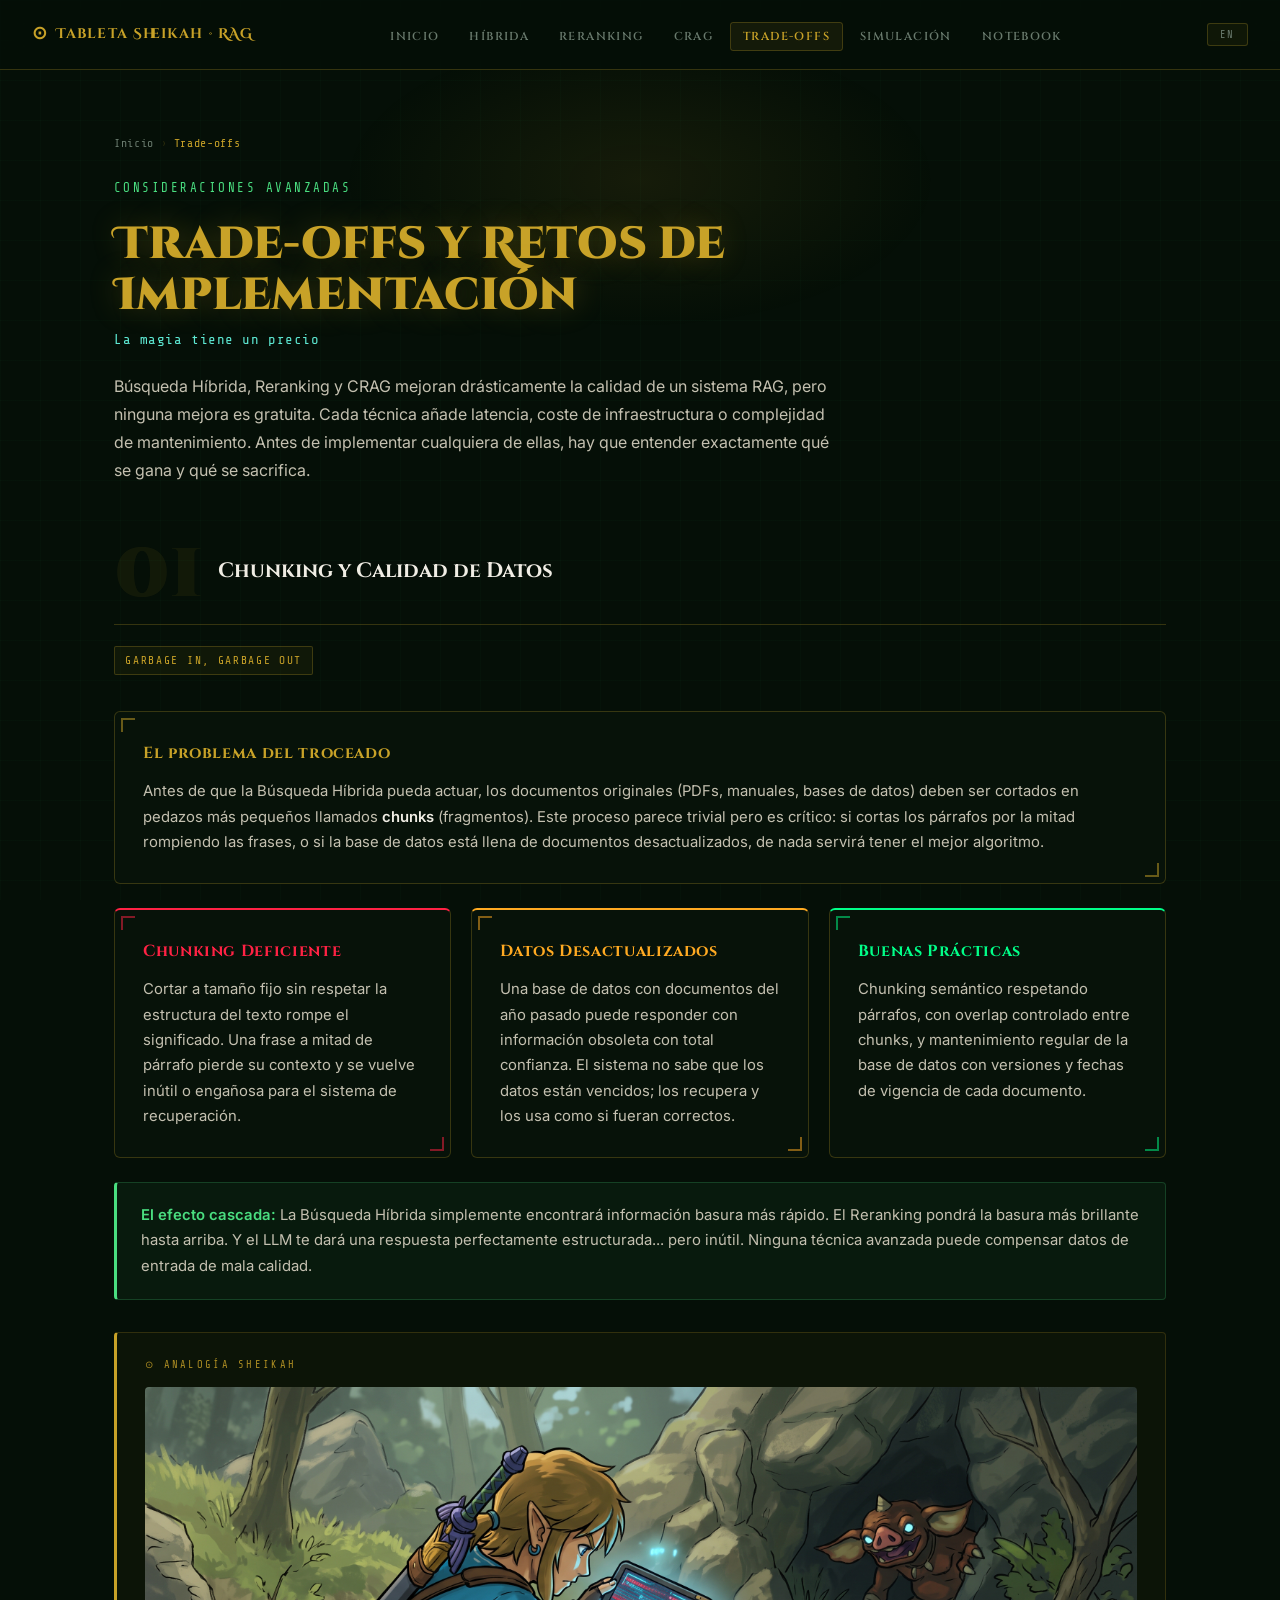
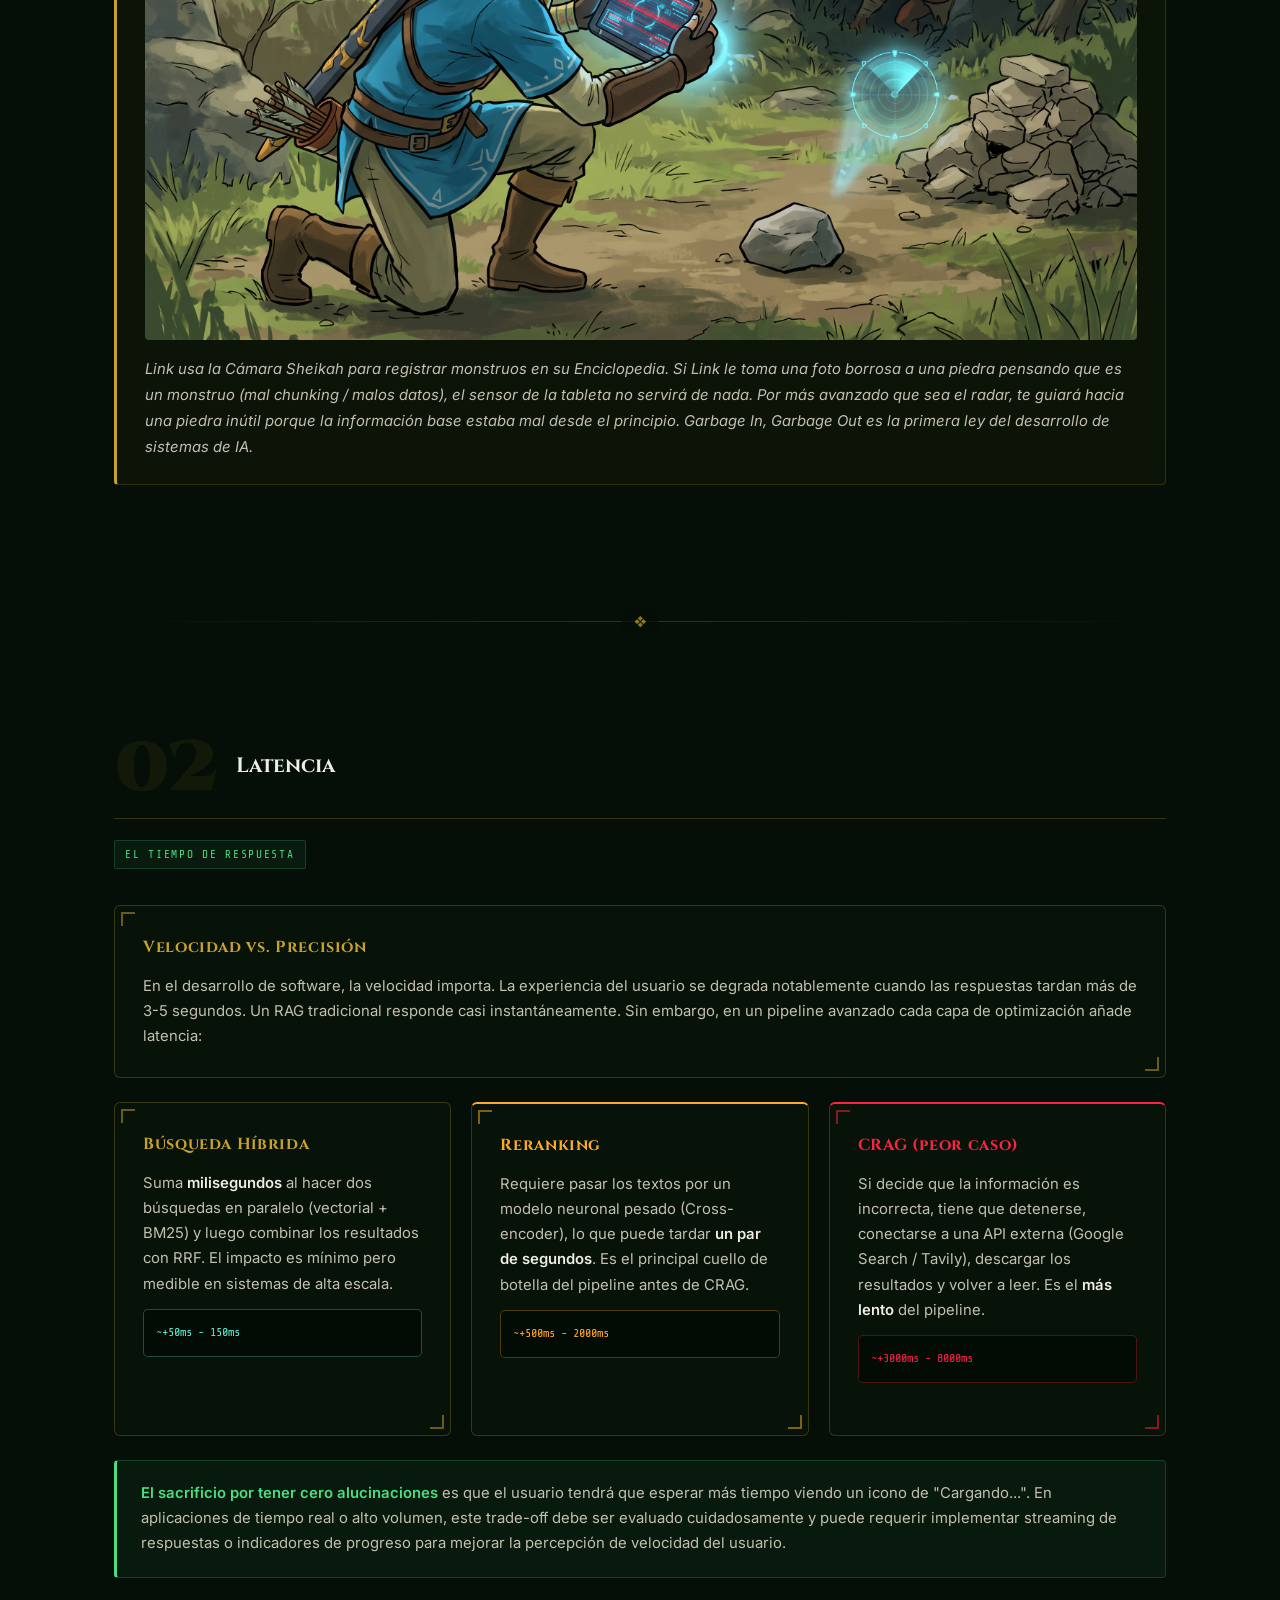
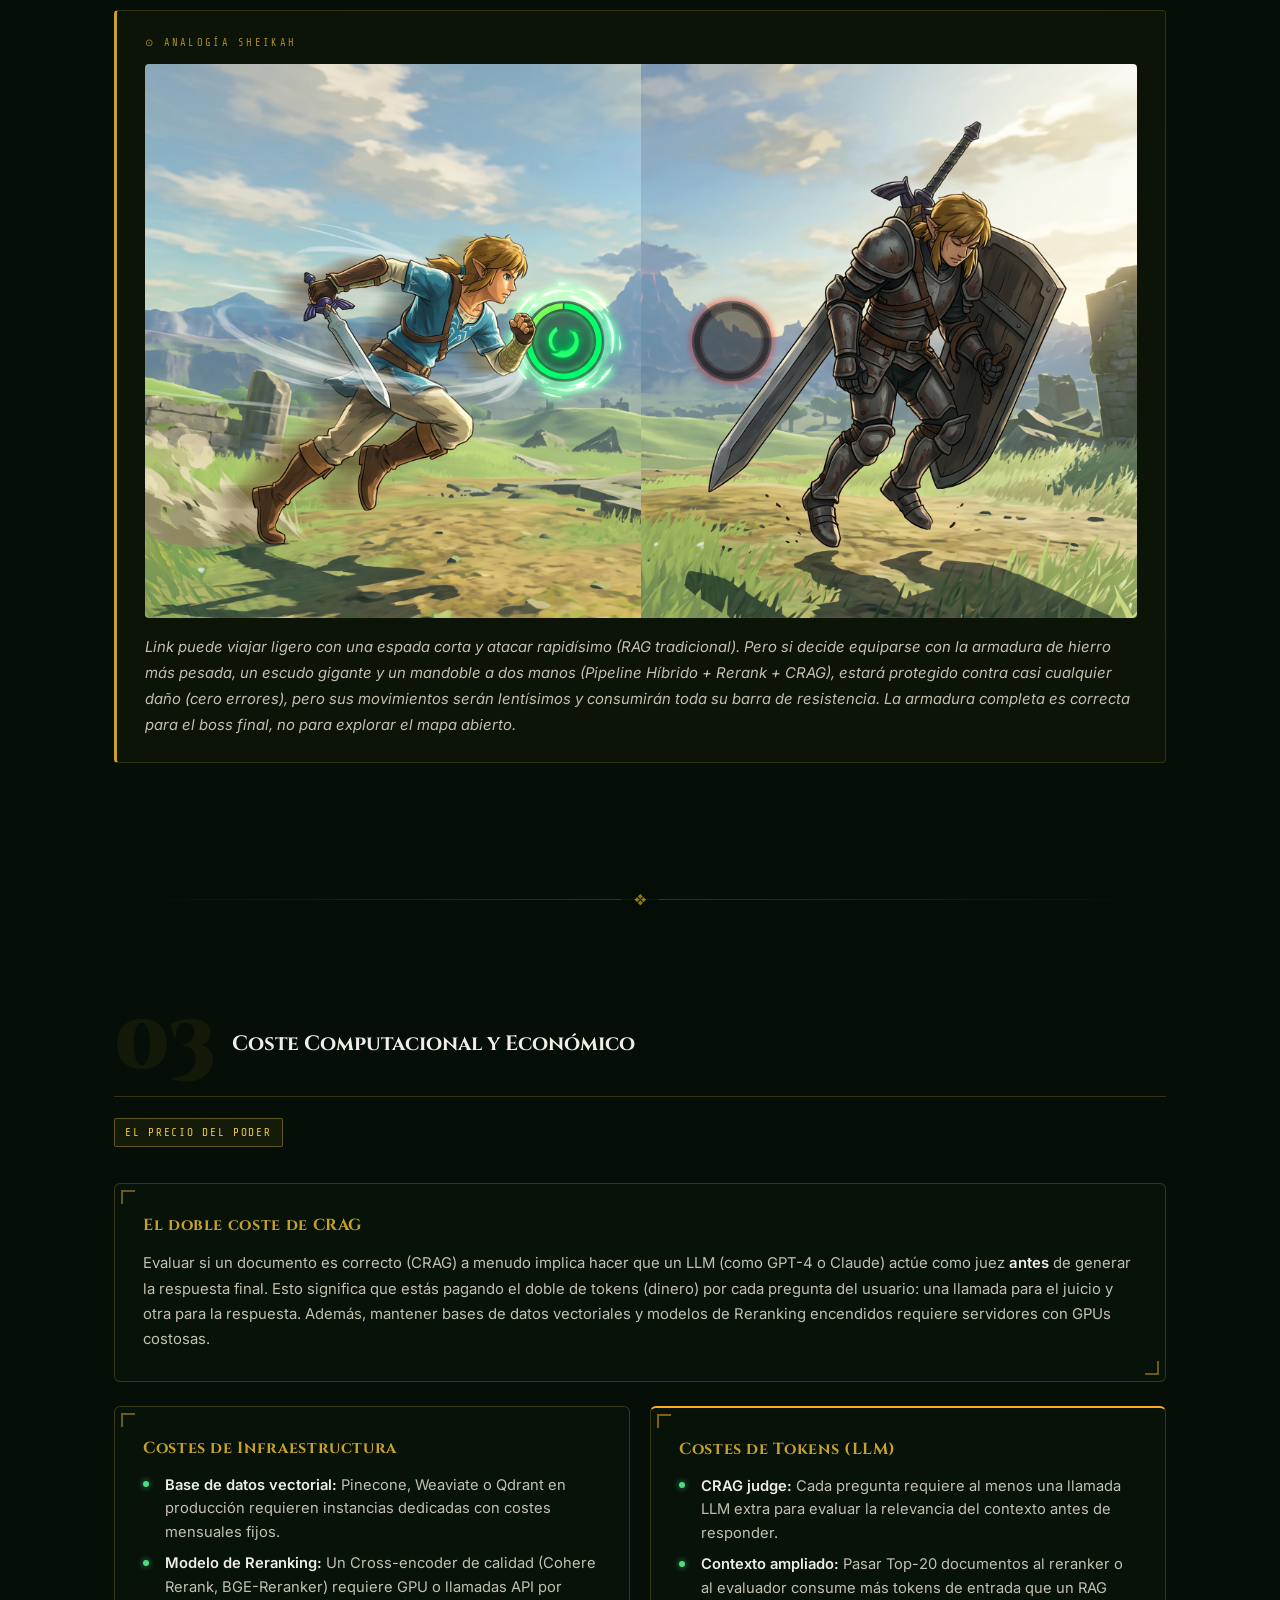
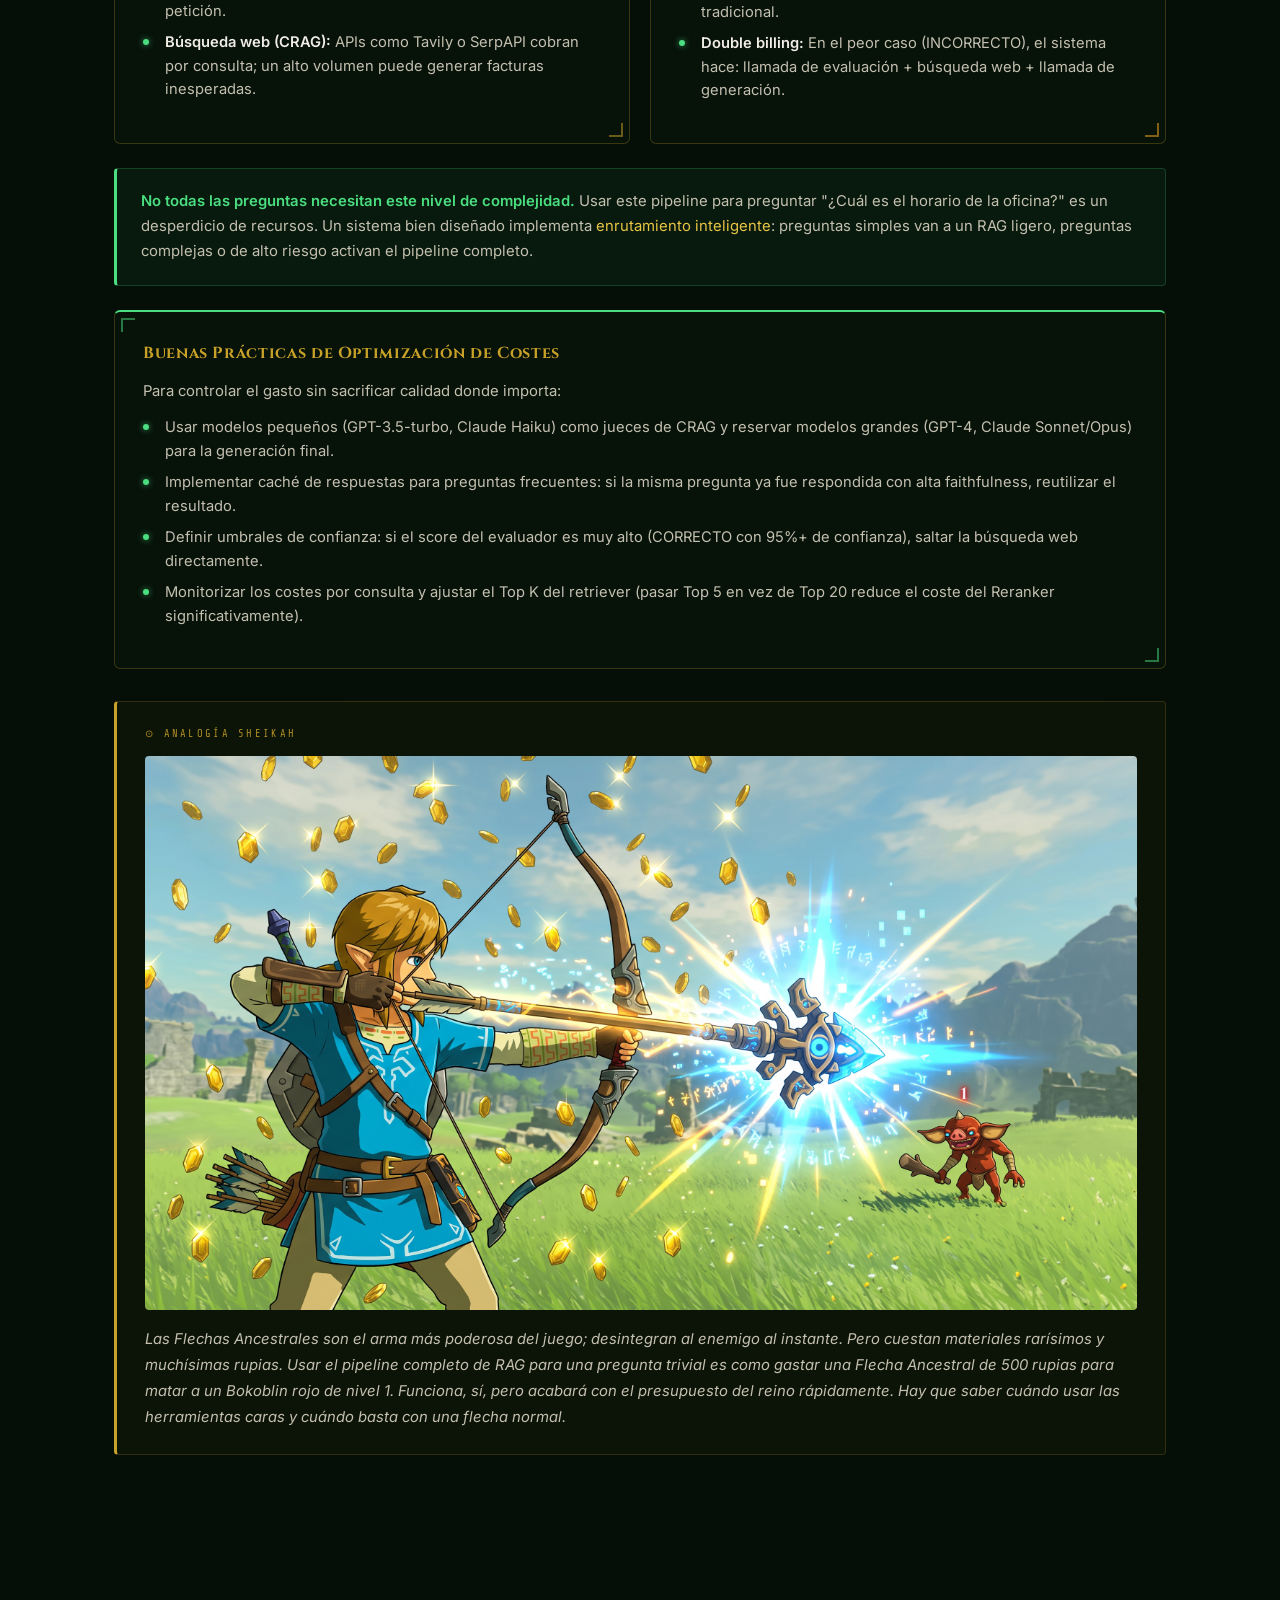
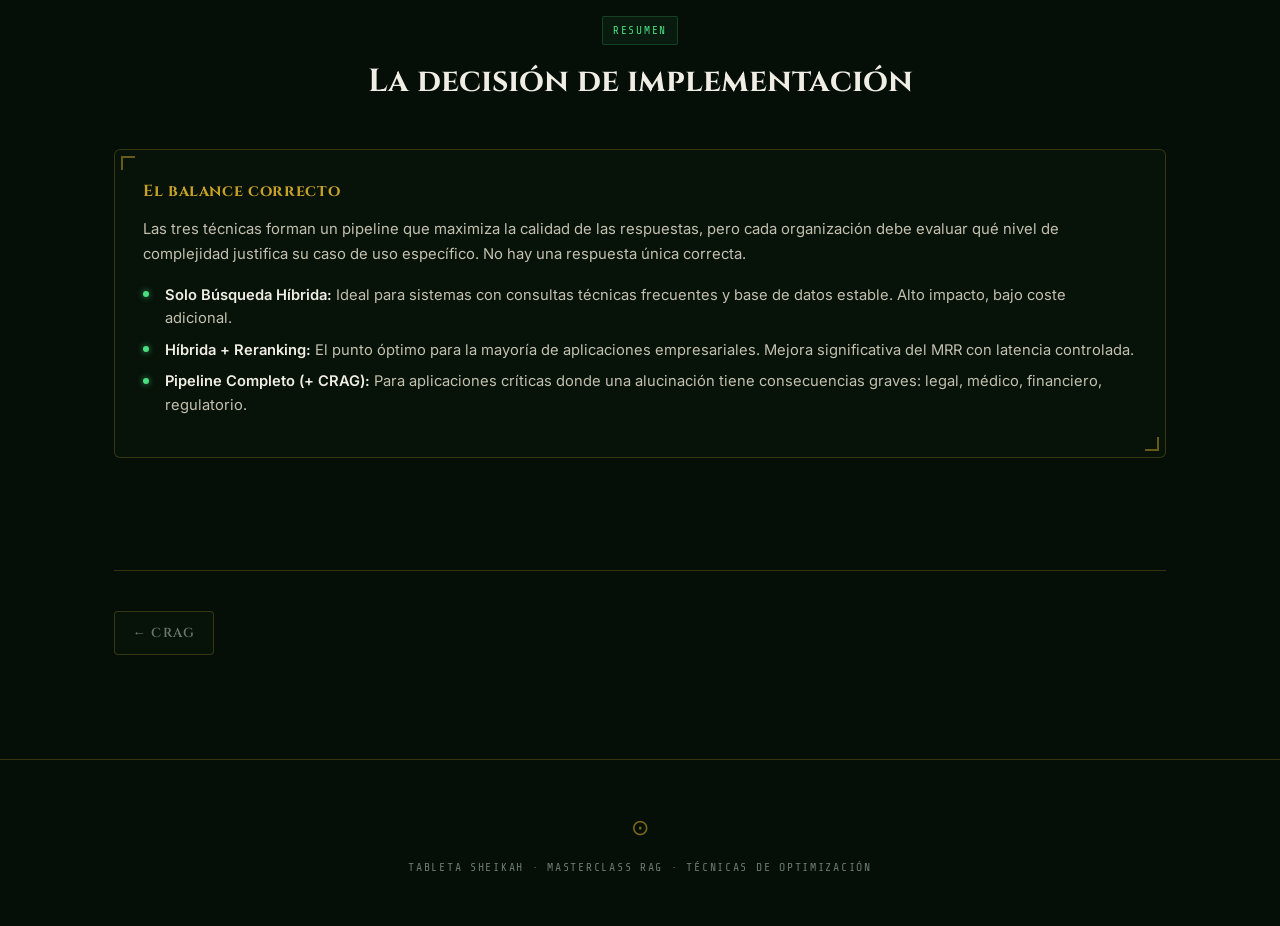
<file: pages/tradeoffs.html>
<!DOCTYPE html>
<html lang="es">
<head>
  <meta charset="UTF-8" />
  <meta name="viewport" content="width=device-width, initial-scale=1.0" />
  <title>Trade-offs · Tableta Sheikah RAG</title>
  <link rel="stylesheet" href="../assets/css/main.css" />
  <link rel="icon" type="image/png" href="../assets/img/ikon.png" />
</head>
<body>
  <div class="page-wrapper">

    <!-- ── NAVIGATION ──────────────────────────────────────── -->
    <nav class="nav">
      <a class="nav-brand" href="../index.html">
        <span class="nav-eye">⊙</span>
        Tableta Sheikah · RAG
      </a>
      <ul class="nav-links">
        <li><a href="../index.html" data-i18n="nav.home">Inicio</a></li>
        <li><a href="hibrida.html" data-i18n="nav.hybrid">Híbrida</a></li>
        <li><a href="reranking.html" data-i18n="nav.reranking">Reranking</a></li>
        <li><a href="crag.html" data-i18n="nav.crag">CRAG</a></li>
        <li><a href="tradeoffs.html" class="active" data-i18n="nav.tradeoffs">Trade-offs</a></li>
        <li><a href="simulacion.html" data-i18n="nav.simulation">Simulación</a></li>
        <li><a href="notebook.html" data-i18n="nav.notebook">Notebook</a></li>
      </ul>
      <button class="lang-toggle" onclick="setLang(document.documentElement.lang==='es'?'en':'es')" id="lang-btn">EN</button>
      <button class="nav-hamburger" id="nav-hamburger" aria-label="Menú"><span></span><span></span><span></span></button>
    </nav>

    <!-- ── PAGE HERO ───────────────────────────────────────── -->
    <section class="page-hero">
      <div class="container">
        <nav class="breadcrumb">
          <a href="../index.html" data-i18n="bc.home">Inicio</a>
          <span class="sep">›</span>
          <span class="current" data-i18n="bc.tradeoffs">Trade-offs</span>
        </nav>
        <p class="hero-tag" data-i18n="tro.tag">Consideraciones Avanzadas</p>
        <h1 data-i18n="tro.h1">Trade-offs y Retos de Implementación</h1>
        <p class="subtitle" data-i18n="tro.sub">La magia tiene un precio</p>
        <p class="intro" data-i18n="tro.intro">
          Búsqueda Híbrida, Reranking y CRAG mejoran drásticamente la calidad de un sistema RAG,
          pero ninguna mejora es gratuita. Cada técnica añade latencia, coste de infraestructura
          o complejidad de mantenimiento. Antes de implementar cualquiera de ellas, hay que
          entender exactamente qué se gana y qué se sacrifica.
        </p>
      </div>
    </section>

    <!-- ═══════════════════════════════════════════════════════
         TRADE-OFF 1: CHUNKING Y CALIDAD DE DATOS
    ════════════════════════════════════════════════════════ -->
    <section class="section" style="padding-top: 0;">
      <div class="container">

        <div class="phase-header">
          <span class="phase-watermark">01</span>
          <span class="phase-title" data-i18n="tro.s1.title">Chunking y Calidad de Datos</span>
        </div>

        <span class="s-tag" style="margin-bottom: 1.25rem; display: inline-block;" data-i18n="tro.s1.tag">Garbage In, Garbage Out</span>

        <div class="panel" style="margin-top: 1rem;">
          <h3 data-i18n="tro.chunk.h3">El problema del troceado</h3>
          <p data-i18n-html="tro.chunk.body">
            Antes de que la Búsqueda Híbrida pueda actuar, los documentos originales
            (PDFs, manuales, bases de datos) deben ser cortados en pedazos más pequeños
            llamados <strong>chunks</strong> (fragmentos). Este proceso parece trivial pero
            es crítico: si cortas los párrafos por la mitad rompiendo las frases, o si la
            base de datos está llena de documentos desactualizados, de nada servirá tener
            el mejor algoritmo.
          </p>
        </div>

        <div class="grid-3" style="margin-top: 1.5rem;">

          <div class="panel danger-top">
            <h3 style="color: var(--danger);" data-i18n="tro.bad.h3">Chunking Deficiente</h3>
            <p data-i18n="tro.bad.body">
              Cortar a tamaño fijo sin respetar la estructura del texto rompe el significado.
              Una frase a mitad de párrafo pierde su contexto y se vuelve inútil o engañosa
              para el sistema de recuperación.
            </p>
          </div>

          <div class="panel warning-top">
            <h3 style="color: var(--warning);" data-i18n="tro.old.h3">Datos Desactualizados</h3>
            <p data-i18n="tro.old.body">
              Una base de datos con documentos del año pasado puede responder con información
              obsoleta con total confianza. El sistema no sabe que los datos están vencidos;
              los recupera y los usa como si fueran correctos.
            </p>
          </div>

          <div class="panel success-top">
            <h3 style="color: var(--success);" data-i18n="tro.good.h3">Buenas Prácticas</h3>
            <p data-i18n="tro.good.body">
              Chunking semántico respetando párrafos, con overlap controlado entre chunks,
              y mantenimiento regular de la base de datos con versiones y fechas de vigencia
              de cada documento.
            </p>
          </div>

        </div>

        <div class="highlight" style="margin-top: 1.5rem;" data-i18n-html="tro.cascade.body">
          <strong>El efecto cascada:</strong> La Búsqueda Híbrida simplemente encontrará
          información basura más rápido. El Reranking pondrá la basura más brillante hasta
          arriba. Y el LLM te dará una respuesta perfectamente estructurada... pero inútil.
          Ninguna técnica avanzada puede compensar datos de entrada de mala calidad.
        </div>

        <div class="zelda-box">
          <div class="zelda-label" data-i18n="tro.z1.lbl">⊙ Analogía Sheikah</div>
          <img src="../assets/img/analogy-chunking.jpg" alt="Analogía Chunking" style="width:100%;border-radius:4px;margin-bottom:1rem;display:block;">
          <p data-i18n="tro.z1.p">
            Link usa la Cámara Sheikah para registrar monstruos en su Enciclopedia. Si Link
            le toma una foto borrosa a una piedra pensando que es un monstruo (mal chunking /
            malos datos), el sensor de la tableta no servirá de nada. Por más avanzado que
            sea el radar, te guiará hacia una piedra inútil porque la información base estaba
            mal desde el principio. Garbage In, Garbage Out es la primera ley del
            desarrollo de sistemas de IA.
          </p>
        </div>

      </div>
    </section>

    <div class="container"><div class="divider"></div></div>

    <!-- ═══════════════════════════════════════════════════════
         TRADE-OFF 2: LATENCIA
    ════════════════════════════════════════════════════════ -->
    <section class="section">
      <div class="container">

        <div class="phase-header">
          <span class="phase-watermark">02</span>
          <span class="phase-title" data-i18n="tro.s2.title">Latencia</span>
        </div>

        <span class="s-tag cyan" style="margin-bottom: 1.25rem; display: inline-block;" data-i18n="tro.s2.tag">El Tiempo de Respuesta</span>

        <div class="panel" style="margin-top: 1rem;">
          <h3 data-i18n="tro.lat.h3">Velocidad vs. Precisión</h3>
          <p data-i18n="tro.lat.body">
            En el desarrollo de software, la velocidad importa. La experiencia del usuario
            se degrada notablemente cuando las respuestas tardan más de 3-5 segundos.
            Un RAG tradicional responde casi instantáneamente. Sin embargo, en un pipeline
            avanzado cada capa de optimización añade latencia:
          </p>
        </div>

        <div class="grid-3" style="margin-top: 1.5rem;">

          <div class="panel">
            <h3 data-i18n="tro.lat1.h3">Búsqueda Híbrida</h3>
            <p data-i18n-html="tro.lat1.body">
              Suma <strong>milisegundos</strong> al hacer dos búsquedas en paralelo
              (vectorial + BM25) y luego combinar los resultados con RRF.
              El impacto es mínimo pero medible en sistemas de alta escala.
            </p>
            <div class="formula" style="font-size: 0.75rem; padding: 0.75rem; margin-top: 0.75rem;">~+50ms - 150ms</div>
          </div>

          <div class="panel warning-top">
            <h3 style="color: var(--warning);" data-i18n="tro.lat2.h3">Reranking</h3>
            <p data-i18n-html="tro.lat2.body">
              Requiere pasar los textos por un modelo neuronal pesado (Cross-encoder),
              lo que puede tardar <strong>un par de segundos</strong>. Es el principal
              cuello de botella del pipeline antes de CRAG.
            </p>
            <div class="formula" style="font-size: 0.75rem; padding: 0.75rem; margin-top: 0.75rem; border-color: rgba(255,170,34,0.3); color: var(--warning);">~+500ms - 2000ms</div>
          </div>

          <div class="panel danger-top">
            <h3 style="color: var(--danger);" data-i18n="tro.lat3.h3">CRAG (peor caso)</h3>
            <p data-i18n-html="tro.lat3.body">
              Si decide que la información es incorrecta, tiene que detenerse, conectarse
              a una API externa (Google Search / Tavily), descargar los resultados y volver
              a leer. Es el <strong>más lento</strong> del pipeline.
            </p>
            <div class="formula" style="font-size: 0.75rem; padding: 0.75rem; margin-top: 0.75rem; border-color: rgba(255,34,68,0.3); color: var(--danger);">~+3000ms - 8000ms</div>
          </div>

        </div>

        <div class="highlight" style="margin-top: 1.5rem;" data-i18n-html="tro.latNote.body">
          <strong>El sacrificio por tener cero alucinaciones</strong> es que el usuario
          tendrá que esperar más tiempo viendo un icono de "Cargando...". En aplicaciones
          de tiempo real o alto volumen, este trade-off debe ser evaluado cuidadosamente
          y puede requerir implementar streaming de respuestas o indicadores de progreso
          para mejorar la percepción de velocidad del usuario.
        </div>

        <div class="zelda-box">
          <div class="zelda-label" data-i18n="tro.z2.lbl">⊙ Analogía Sheikah</div>
          <img src="../assets/img/analogy-latencia.jpg" alt="Analogía Latencia" style="width:100%;border-radius:4px;margin-bottom:1rem;display:block;">
          <p data-i18n="tro.z2.p">
            Link puede viajar ligero con una espada corta y atacar rapidísimo (RAG
            tradicional). Pero si decide equiparse con la armadura de hierro más pesada,
            un escudo gigante y un mandoble a dos manos (Pipeline Híbrido + Rerank + CRAG),
            estará protegido contra casi cualquier daño (cero errores), pero sus movimientos
            serán lentísimos y consumirán toda su barra de resistencia. La armadura completa
            es correcta para el boss final, no para explorar el mapa abierto.
          </p>
        </div>

      </div>
    </section>

    <div class="container"><div class="divider"></div></div>

    <!-- ═══════════════════════════════════════════════════════
         TRADE-OFF 3: COSTE COMPUTACIONAL Y ECONÓMICO
    ════════════════════════════════════════════════════════ -->
    <section class="section">
      <div class="container">

        <div class="phase-header">
          <span class="phase-watermark">03</span>
          <span class="phase-title" data-i18n="tro.s3.title">Coste Computacional y Económico</span>
        </div>

        <span class="s-tag gold" style="margin-bottom: 1.25rem; display: inline-block;" data-i18n="tro.s3.tag">El Precio del Poder</span>

        <div class="panel" style="margin-top: 1rem;">
          <h3 data-i18n="tro.cost.h3">El doble coste de CRAG</h3>
          <p data-i18n-html="tro.cost.body">
            Evaluar si un documento es correcto (CRAG) a menudo implica hacer que un
            LLM (como GPT-4 o Claude) actúe como juez <strong>antes</strong> de generar
            la respuesta final. Esto significa que estás pagando el doble de tokens (dinero)
            por cada pregunta del usuario: una llamada para el juicio y otra para la
            respuesta. Además, mantener bases de datos vectoriales y modelos de Reranking
            encendidos requiere servidores con GPUs costosas.
          </p>
        </div>

        <div class="grid-2" style="margin-top: 1.5rem;">

          <div class="panel">
            <h3 data-i18n="tro.infra.h3">Costes de Infraestructura</h3>
            <ul class="dot-list">
              <li data-i18n-html="tro.infra.li1"><strong>Base de datos vectorial:</strong> Pinecone, Weaviate o Qdrant en producción requieren instancias dedicadas con costes mensuales fijos.</li>
              <li data-i18n-html="tro.infra.li2"><strong>Modelo de Reranking:</strong> Un Cross-encoder de calidad (Cohere Rerank, BGE-Reranker) requiere GPU o llamadas API por petición.</li>
              <li data-i18n-html="tro.infra.li3"><strong>Búsqueda web (CRAG):</strong> APIs como Tavily o SerpAPI cobran por consulta; un alto volumen puede generar facturas inesperadas.</li>
            </ul>
          </div>

          <div class="panel warning-top">
            <h3 data-i18n="tro.tok.h3">Costes de Tokens (LLM)</h3>
            <ul class="dot-list">
              <li data-i18n-html="tro.tok.li1"><strong>CRAG judge:</strong> Cada pregunta requiere al menos una llamada LLM extra para evaluar la relevancia del contexto antes de responder.</li>
              <li data-i18n-html="tro.tok.li2"><strong>Contexto ampliado:</strong> Pasar Top-20 documentos al reranker o al evaluador consume más tokens de entrada que un RAG tradicional.</li>
              <li data-i18n-html="tro.tok.li3"><strong>Double billing:</strong> En el peor caso (INCORRECTO), el sistema hace: llamada de evaluación + búsqueda web + llamada de generación.</li>
            </ul>
          </div>

        </div>

        <div class="highlight" style="margin-top: 1.5rem;" data-i18n-html="tro.noAll.body">
          <strong>No todas las preguntas necesitan este nivel de complejidad.</strong>
          Usar este pipeline para preguntar "¿Cuál es el horario de la oficina?" es un
          desperdicio de recursos. Un sistema bien diseñado implementa <em>enrutamiento
          inteligente</em>: preguntas simples van a un RAG ligero, preguntas complejas
          o de alto riesgo activan el pipeline completo.
        </div>

        <div class="panel cyan-top" style="margin-top: 1.5rem;">
          <h3 data-i18n="tro.opt.h3">Buenas Prácticas de Optimización de Costes</h3>
          <p style="margin-bottom: 0.75rem;" data-i18n="tro.opt.p">
            Para controlar el gasto sin sacrificar calidad donde importa:
          </p>
          <ul class="dot-list">
            <li data-i18n-html="tro.opt.li1">Usar modelos pequeños (GPT-3.5-turbo, Claude Haiku) como jueces de CRAG y reservar modelos grandes (GPT-4, Claude Sonnet/Opus) para la generación final.</li>
            <li data-i18n-html="tro.opt.li2">Implementar caché de respuestas para preguntas frecuentes: si la misma pregunta ya fue respondida con alta faithfulness, reutilizar el resultado.</li>
            <li data-i18n-html="tro.opt.li3">Definir umbrales de confianza: si el score del evaluador es muy alto (CORRECTO con 95%+ de confianza), saltar la búsqueda web directamente.</li>
            <li data-i18n-html="tro.opt.li4">Monitorizar los costes por consulta y ajustar el Top K del retriever (pasar Top 5 en vez de Top 20 reduce el coste del Reranker significativamente).</li>
          </ul>
        </div>

        <div class="zelda-box">
          <div class="zelda-label" data-i18n="tro.z3.lbl">⊙ Analogía Sheikah</div>
          <img src="../assets/img/analogy-coste.jpg" alt="Analogía Coste" style="width:100%;border-radius:4px;margin-bottom:1rem;display:block;">
          <p data-i18n="tro.z3.p">
            Las Flechas Ancestrales son el arma más poderosa del juego; desintegran al
            enemigo al instante. Pero cuestan materiales rarísimos y muchísimas rupias.
            Usar el pipeline completo de RAG para una pregunta trivial es como gastar
            una Flecha Ancestral de 500 rupias para matar a un Bokoblin rojo de nivel 1.
            Funciona, sí, pero acabará con el presupuesto del reino rápidamente.
            Hay que saber cuándo usar las herramientas caras y cuándo basta con una
            flecha normal.
          </p>
        </div>

      </div>
    </section>

    <!-- ── RESUMEN FINAL ─────────────────────────────────────── -->
    <section class="section">
      <div class="container">
        <div class="section-header">
          <span class="s-tag cyan" data-i18n="tro.sum.tag">Resumen</span>
          <h2 data-i18n="tro.sum.h2">La decisión de implementación</h2>
        </div>

        <div class="panel">
          <h3 data-i18n="tro.bal.h3">El balance correcto</h3>
          <p style="margin-bottom: 1rem;" data-i18n="tro.bal.p">
            Las tres técnicas forman un pipeline que maximiza la calidad de las respuestas, pero
            cada organización debe evaluar qué nivel de complejidad justifica su caso de uso
            específico. No hay una respuesta única correcta.
          </p>
          <ul class="dot-list">
            <li data-i18n-html="tro.bal.li1"><strong>Solo Búsqueda Híbrida:</strong> Ideal para sistemas con consultas técnicas frecuentes y base de datos estable. Alto impacto, bajo coste adicional.</li>
            <li data-i18n-html="tro.bal.li2"><strong>Híbrida + Reranking:</strong> El punto óptimo para la mayoría de aplicaciones empresariales. Mejora significativa del MRR con latencia controlada.</li>
            <li data-i18n-html="tro.bal.li3"><strong>Pipeline Completo (+ CRAG):</strong> Para aplicaciones críticas donde una alucinación tiene consecuencias graves: legal, médico, financiero, regulatorio.</li>
          </ul>
        </div>
      </div>
    </section>

    <!-- ── PAGE NAV ─────────────────────────────────────────── -->
    <div class="container">
      <nav class="page-nav">
        <a href="crag.html" data-i18n="tro.nav.prev">← CRAG</a>
        <span class="page-nav-spacer"></span>
      </nav>
    </div>

    <!-- ── FOOTER ───────────────────────────────────────────── -->
    <footer class="footer">
      <span class="footer-eye">⊙</span>
      <p data-i18n="footer.text">Tableta Sheikah · Masterclass RAG · Técnicas de Optimización</p>
    </footer>

  </div><!-- /page-wrapper -->
  <script src="../assets/js/i18n.js"></script>
</body>
</html>
</file>
<file: assets/css/main.css>
/* ============================================================
   TABLETA SHEIKAH · RAG MASTERCLASS — MAIN CSS
   Zelda / Sheikah Tablet Dark Theme
   ============================================================ */

@import url('https://fonts.googleapis.com/css2?family=Cinzel+Decorative:wght@400;700;900&family=Cinzel:wght@400;600;700&family=Inter:wght@400;500;600&family=Share+Tech+Mono&display=swap');

/* ── CSS Variables ─────────────────────────────────────────── */
:root {
  --bg-primary:    #050f07;
  --bg-card:       #071209;
  --bg-surface:    #0c1a0e;
  --gold:          #c8a228;
  --gold-light:    #e8c547;
  --cyan:          #4ade80;
  --teal:          #5eead4;
  --text-bright:   #f0ede4;
  --text-primary:  #c4c0b0;
  --text-muted:    #697a6d;
  --danger:        #ff2244;
  --warning:       #ffaa22;
  --success:       #00ff88;
  --border-gold:   rgba(200, 162, 40, 0.25);
  --border-cyan:   rgba(74, 222, 128, 0.2);
  --font-display:  'Cinzel Decorative', serif;
  --font-heading:  'Cinzel', serif;
  --font-body:     'Inter', sans-serif;
  --font-mono:     'Share Tech Mono', monospace;
}

/* ── Reset & Base ──────────────────────────────────────────── */
*, *::before, *::after {
  box-sizing: border-box;
  margin: 0;
  padding: 0;
}

html {
  scroll-behavior: smooth;
}

body {
  background-color: var(--bg-primary);
  color: var(--text-primary);
  font-family: var(--font-body);
  font-size: 16px;
  line-height: 1.7;
  min-height: 100vh;
  overflow-x: hidden;
}

/* Subtle grid overlay on the background */
body::before {
  content: '';
  position: fixed;
  inset: 0;
  background-image:
    linear-gradient(rgba(74, 222, 128, 0.025) 1px, transparent 1px),
    linear-gradient(90deg, rgba(74, 222, 128, 0.025) 1px, transparent 1px);
  background-size: 40px 40px;
  pointer-events: none;
  z-index: 0;
}

a {
  color: var(--cyan);
  text-decoration: none;
  transition: color 0.2s ease;
}

a:hover {
  color: var(--gold-light);
}

ul {
  list-style: none;
}

em {
  color: var(--gold-light);
  font-style: normal;
}

strong {
  color: var(--text-bright);
  font-weight: 600;
}

/* ── Keyframes ─────────────────────────────────────────────── */
@keyframes pulse {
  0%, 100% { opacity: 1; transform: scale(1); }
  50%       { opacity: 0.55; transform: scale(1.18); }
}

@keyframes scan-cw {
  from { transform: rotate(0deg); }
  to   { transform: rotate(360deg); }
}

@keyframes spin-ccw {
  from { transform: rotate(0deg); }
  to   { transform: rotate(-360deg); }
}

@keyframes glow-pulse {
  0%, 100% { box-shadow: 0 0 8px rgba(74, 222, 128, 0.3); }
  50%       { box-shadow: 0 0 22px rgba(74, 222, 128, 0.65); }
}

@keyframes fadeInUp {
  from { opacity: 0; transform: translateY(24px); }
  to   { opacity: 1; transform: translateY(0); }
}

/* ── Navigation ────────────────────────────────────────────── */
.nav {
  position: fixed;
  top: 0;
  left: 0;
  right: 0;
  height: 70px;
  z-index: 1000;
  background: rgba(5, 15, 7, 0.88);
  backdrop-filter: blur(14px);
  -webkit-backdrop-filter: blur(14px);
  border-bottom: 1px solid var(--border-gold);
  display: flex;
  align-items: center;
  justify-content: space-between;
  padding: 0 2rem;
}

.nav-brand {
  font-family: var(--font-display);
  font-size: 0.85rem;
  font-weight: 700;
  color: var(--gold);
  letter-spacing: 0.08em;
  text-decoration: none;
  display: flex;
  align-items: center;
  gap: 0.5rem;
  white-space: nowrap;
}

.nav-brand:hover {
  color: var(--gold-light);
}

.nav-eye {
  display: inline-block;
  animation: pulse 2.8s ease-in-out infinite;
  font-size: 1.1rem;
}

.nav-links {
  display: flex;
  align-items: center;
  gap: 0.25rem;
}

.nav-links a {
  font-family: var(--font-heading);
  font-size: 0.72rem;
  font-weight: 600;
  text-transform: uppercase;
  letter-spacing: 0.12em;
  color: var(--text-muted);
  padding: 0.4rem 0.75rem;
  border-radius: 3px;
  border: 1px solid transparent;
  transition: all 0.2s ease;
  text-decoration: none;
}

.nav-links a:hover {
  color: var(--gold-light);
  border-color: var(--border-gold);
  background: rgba(200, 162, 40, 0.06);
}

.nav-links a.active {
  color: var(--gold);
  border-color: var(--border-gold);
  background: rgba(200, 162, 40, 0.08);
}

/* ── Layout ────────────────────────────────────────────────── */
.container {
  max-width: 1100px;
  margin: 0 auto;
  padding: 0 1.5rem;
  position: relative;
  z-index: 1;
}

.page-wrapper {
  padding-top: 70px;
}

/* ── Hero ──────────────────────────────────────────────────── */
.hero {
  text-align: center;
  padding: 5rem 0 4rem;
  position: relative;
  overflow: hidden;
}

.hero::before {
  content: '';
  position: absolute;
  top: -60px;
  left: 50%;
  transform: translateX(-50%);
  width: 700px;
  height: 400px;
  background: radial-gradient(ellipse at center, rgba(200, 162, 40, 0.12) 0%, transparent 70%);
  pointer-events: none;
}

.hero-tag {
  font-family: var(--font-mono);
  font-size: 0.78rem;
  color: var(--cyan);
  letter-spacing: 0.2em;
  text-transform: uppercase;
  margin-bottom: 1.25rem;
  animation: fadeInUp 0.6s ease both;
}

.hero-title {
  font-family: var(--font-display);
  font-size: clamp(2rem, 5vw, 3.4rem);
  font-weight: 900;
  color: var(--gold);
  line-height: 1.15;
  margin-bottom: 1.25rem;
  text-shadow: 0 0 40px rgba(200, 162, 40, 0.35);
  animation: fadeInUp 0.6s 0.1s ease both;
}

.hero-title em {
  color: var(--gold-light);
  text-shadow: 0 0 20px rgba(232, 197, 71, 0.5);
}

.hero-desc {
  font-size: 1.05rem;
  color: var(--text-muted);
  max-width: 620px;
  margin: 0 auto 2.5rem;
  line-height: 1.75;
  animation: fadeInUp 0.6s 0.2s ease both;
}

/* ── Section ───────────────────────────────────────────────── */
.section {
  padding: 4rem 0;
}

.section-header {
  text-align: center;
  margin-bottom: 2.5rem;
}

.section-header h2 {
  font-family: var(--font-heading);
  font-size: clamp(1.4rem, 3vw, 2rem);
  font-weight: 700;
  color: var(--text-bright);
  margin-top: 0.6rem;
  margin-bottom: 0.75rem;
}

.section-header p {
  color: var(--text-muted);
  max-width: 560px;
  margin: 0 auto;
  font-size: 0.95rem;
}

/* ── Tags / Badges ─────────────────────────────────────────── */
.s-tag {
  display: inline-block;
  font-family: var(--font-mono);
  font-size: 0.7rem;
  letter-spacing: 0.15em;
  text-transform: uppercase;
  padding: 0.25rem 0.65rem;
  border-radius: 2px;
  border: 1px solid var(--border-gold);
  color: var(--gold);
  background: rgba(200, 162, 40, 0.06);
}

.s-tag.cyan {
  color: var(--cyan);
  border-color: var(--border-cyan);
  background: rgba(74, 222, 128, 0.06);
}

.s-tag.gold {
  color: var(--gold-light);
  border-color: rgba(232, 197, 71, 0.35);
  background: rgba(232, 197, 71, 0.07);
}

/* ── Divider ───────────────────────────────────────────────── */
.divider {
  position: relative;
  text-align: center;
  margin: 2.5rem 0;
  height: 1px;
  background: linear-gradient(90deg, transparent, var(--border-gold), transparent);
}

.divider::after {
  content: '❖';
  position: absolute;
  top: 50%;
  left: 50%;
  transform: translate(-50%, -50%);
  background: var(--bg-primary);
  color: var(--gold);
  font-size: 0.75rem;
  padding: 0 0.75rem;
  opacity: 0.7;
}

/* ── Panel ─────────────────────────────────────────────────── */
.panel {
  background: var(--bg-card);
  border: 1px solid var(--border-gold);
  border-radius: 6px;
  padding: 1.75rem;
  position: relative;
  overflow: hidden;
}

/* Corner brackets */
.panel::before,
.panel::after {
  content: '';
  position: absolute;
  width: 14px;
  height: 14px;
  border-color: var(--gold);
  border-style: solid;
  opacity: 0.5;
}

.panel::before {
  top: 6px;
  left: 6px;
  border-width: 2px 0 0 2px;
}

.panel::after {
  bottom: 6px;
  right: 6px;
  border-width: 0 2px 2px 0;
}

.panel h3 {
  font-family: var(--font-heading);
  font-size: 1rem;
  font-weight: 700;
  color: var(--gold);
  margin-bottom: 0.75rem;
  letter-spacing: 0.04em;
}

.panel p {
  font-size: 0.93rem;
  color: var(--text-primary);
  line-height: 1.7;
}

.panel.cyan-top {
  border-top: 2px solid var(--cyan);
  border-top-color: var(--cyan);
}

.panel.cyan-top::before,
.panel.cyan-top::after {
  border-color: var(--cyan);
}

.panel.danger-top {
  border-top: 2px solid var(--danger);
}

.panel.danger-top::before,
.panel.danger-top::after {
  border-color: var(--danger);
}

.panel.warning-top {
  border-top: 2px solid var(--warning);
}

.panel.warning-top::before,
.panel.warning-top::after {
  border-color: var(--warning);
}

.panel.success-top {
  border-top: 2px solid var(--success);
}

.panel.success-top::before,
.panel.success-top::after {
  border-color: var(--success);
}

/* ── Grids ─────────────────────────────────────────────────── */
.grid-2 {
  display: grid;
  grid-template-columns: repeat(auto-fit, minmax(280px, 1fr));
  gap: 1.25rem;
}

.grid-3 {
  display: grid;
  grid-template-columns: repeat(auto-fit, minmax(240px, 1fr));
  gap: 1.25rem;
}

/* ── Zelda Box ─────────────────────────────────────────────── */
.zelda-box {
  background: rgba(200, 162, 40, 0.04);
  border: 1px solid rgba(200, 162, 40, 0.2);
  border-left: 3px solid var(--gold);
  border-radius: 4px;
  padding: 1.5rem 1.75rem;
  margin: 2rem 0;
}

.zelda-label {
  font-family: var(--font-mono);
  font-size: 0.65rem;
  color: var(--gold);
  text-transform: uppercase;
  letter-spacing: 0.22em;
  margin-bottom: 0.75rem;
  opacity: 0.85;
}

.zelda-box p {
  font-size: 0.93rem;
  color: var(--text-primary);
  line-height: 1.75;
  font-style: italic;
}

/* ── KPI Strip ─────────────────────────────────────────────── */
.kpi-strip {
  display: flex;
  align-items: flex-start;
  gap: 1.5rem;
  border: 1px solid var(--border-gold);
  border-radius: 6px;
  padding: 1.5rem;
  background: var(--bg-card);
  margin: 1.5rem 0;
  flex-wrap: wrap;
}

.kpi-name {
  font-family: var(--font-heading);
  font-size: 1.1rem;
  font-weight: 700;
  color: var(--gold);
  white-space: nowrap;
  min-width: 120px;
}

.kpi-desc {
  font-size: 0.92rem;
  color: var(--text-primary);
  line-height: 1.7;
}

/* ── Formula ───────────────────────────────────────────────── */
.formula {
  background: #030b05;
  border: 1px solid rgba(94, 234, 212, 0.3);
  border-radius: 5px;
  padding: 1.5rem;
  font-family: var(--font-mono);
  font-size: 0.88rem;
  color: var(--teal);
  line-height: 1.8;
  overflow-x: auto;
  margin: 1.5rem 0;
  white-space: pre;
}

/* ── Dot List ──────────────────────────────────────────────── */
.dot-list {
  list-style: none;
  margin: 0.75rem 0;
  padding: 0;
}

.dot-list li {
  position: relative;
  padding-left: 1.4rem;
  margin-bottom: 0.5rem;
  font-size: 0.92rem;
  color: var(--text-primary);
  line-height: 1.6;
}

.dot-list li::before {
  content: '';
  position: absolute;
  left: 0;
  top: 0.52em;
  width: 6px;
  height: 6px;
  border-radius: 50%;
  background: var(--cyan);
  box-shadow: 0 0 6px rgba(74, 222, 128, 0.7);
}

.dot-list li strong {
  color: var(--text-bright);
}

/* ── Page Navigation ───────────────────────────────────────── */
.page-nav {
  display: flex;
  justify-content: space-between;
  align-items: center;
  padding: 2.5rem 0;
  border-top: 1px solid var(--border-gold);
  margin-top: 3rem;
  gap: 1rem;
  flex-wrap: wrap;
}

.page-nav a {
  font-family: var(--font-heading);
  font-size: 0.82rem;
  font-weight: 600;
  color: var(--text-muted);
  text-transform: uppercase;
  letter-spacing: 0.1em;
  padding: 0.6rem 1.1rem;
  border: 1px solid var(--border-gold);
  border-radius: 4px;
  background: var(--bg-card);
  transition: all 0.2s ease;
  display: flex;
  align-items: center;
  gap: 0.5rem;
  text-decoration: none;
}

.page-nav a:hover {
  color: var(--gold-light);
  border-color: rgba(200, 162, 40, 0.5);
  background: rgba(200, 162, 40, 0.07);
}

.page-nav-spacer {
  flex: 1;
}

/* ── Pipeline Cards (Index) ─────────────────────────────────── */
.pipeline-flow {
  display: flex;
  align-items: center;
  justify-content: center;
  gap: 0;
  flex-wrap: wrap;
  margin: 2.5rem 0;
}

.pipeline-card {
  background: var(--bg-card);
  border: 1px solid var(--border-gold);
  border-radius: 6px;
  padding: 1.25rem 1.1rem;
  text-align: center;
  width: 145px;
  min-width: 145px;
  max-width: 145px;
  height: 120px;
  display: flex;
  flex-direction: column;
  align-items: center;
  justify-content: center;
  transition: transform 0.2s ease, box-shadow 0.2s ease;
  text-decoration: none;
  position: relative;
  cursor: pointer;
  box-sizing: border-box;
}

.pipeline-card:hover {
  transform: translateY(-3px);
  box-shadow: 0 6px 28px rgba(200, 162, 40, 0.18);
  border-color: rgba(200, 162, 40, 0.5);
}

.pipeline-card.no-link {
  cursor: default;
  opacity: 0.7;
  border-color: var(--border-cyan);
}

.pipeline-card.no-link:hover {
  transform: none;
  box-shadow: none;
}

.pipeline-card .p-num {
  font-family: var(--font-mono);
  font-size: 0.65rem;
  color: var(--cyan);
  letter-spacing: 0.15em;
  margin-bottom: 0.3rem;
}

.pipeline-card .p-title {
  font-family: var(--font-heading);
  font-size: 0.82rem;
  font-weight: 700;
  color: var(--text-bright);
  margin-bottom: 0.4rem;
}

.pipeline-card .p-metric {
  font-family: var(--font-mono);
  font-size: 0.68rem;
  color: var(--gold);
  opacity: 0.85;
}

.pipeline-arrow {
  font-size: 1.1rem;
  color: var(--gold);
  opacity: 0.5;
  padding: 0 0.2rem;
  flex-shrink: 0;
}

/* ── Technique Cards (Index) ───────────────────────────────── */
.technique-card {
  background: var(--bg-card);
  border: 1px solid var(--border-gold);
  border-radius: 6px;
  padding: 2rem 1.75rem;
  position: relative;
  overflow: hidden;
  transition: transform 0.2s ease, box-shadow 0.2s ease;
  text-decoration: none;
  display: block;
}

.technique-card::before,
.technique-card::after {
  content: '';
  position: absolute;
  width: 14px;
  height: 14px;
  border-color: var(--gold);
  border-style: solid;
  opacity: 0.4;
}

.technique-card::before {
  top: 6px;
  left: 6px;
  border-width: 2px 0 0 2px;
}

.technique-card::after {
  bottom: 6px;
  right: 6px;
  border-width: 0 2px 2px 0;
}

.technique-card:hover {
  transform: translateY(-3px);
  box-shadow: 0 8px 32px rgba(200, 162, 40, 0.15);
  border-color: rgba(200, 162, 40, 0.45);
}

.technique-card .tc-num {
  font-family: var(--font-mono);
  font-size: 0.68rem;
  color: var(--cyan);
  letter-spacing: 0.15em;
  margin-bottom: 0.6rem;
}

.technique-card .tc-title {
  font-family: var(--font-heading);
  font-size: 1.1rem;
  font-weight: 700;
  color: var(--gold);
  margin-bottom: 0.5rem;
}

.technique-card .tc-sub {
  font-family: var(--font-mono);
  font-size: 0.72rem;
  color: var(--teal);
  margin-bottom: 0.9rem;
  opacity: 0.85;
}

.technique-card p {
  font-size: 0.9rem;
  color: var(--text-muted);
  line-height: 1.65;
}

.technique-card .tc-arrow {
  margin-top: 1rem;
  font-family: var(--font-mono);
  font-size: 0.72rem;
  color: var(--gold);
  opacity: 0.7;
}

/* ── Breadcrumb ────────────────────────────────────────────── */
.breadcrumb {
  font-family: var(--font-mono);
  font-size: 0.72rem;
  color: var(--text-muted);
  letter-spacing: 0.06em;
  margin-bottom: 1.5rem;
  display: flex;
  align-items: center;
  gap: 0.4rem;
  flex-wrap: wrap;
}

.breadcrumb a {
  color: var(--text-muted);
  text-decoration: none;
  transition: color 0.2s;
}

.breadcrumb a:hover {
  color: var(--gold);
}

.breadcrumb .sep {
  color: var(--border-gold);
  opacity: 0.8;
}

.breadcrumb .current {
  color: var(--gold);
}

/* ── Page Header (inner pages) ──────────────────────────────── */
.page-hero {
  padding: 4rem 0 3rem;
  position: relative;
  overflow: hidden;
}

.page-hero::before {
  content: '';
  position: absolute;
  top: -40px;
  left: 50%;
  transform: translateX(-50%);
  width: 600px;
  height: 300px;
  background: radial-gradient(ellipse at center, rgba(200, 162, 40, 0.09) 0%, transparent 70%);
  pointer-events: none;
}

.page-hero .hero-tag {
  text-align: left;
}

.page-hero h1 {
  font-family: var(--font-display);
  font-size: clamp(1.8rem, 4vw, 2.8rem);
  font-weight: 900;
  color: var(--gold);
  margin: 0.5rem 0 0.4rem;
  line-height: 1.15;
  text-shadow: 0 0 30px rgba(200, 162, 40, 0.3);
}

.page-hero .subtitle {
  font-family: var(--font-mono);
  font-size: 0.88rem;
  color: var(--teal);
  margin-bottom: 1.25rem;
  letter-spacing: 0.04em;
}

.page-hero .intro {
  font-size: 1rem;
  color: var(--text-primary);
  max-width: 720px;
  line-height: 1.75;
}

/* ── Phase Header (section numbers) ────────────────────────── */
.phase-header {
  position: relative;
  margin-bottom: 1.25rem;
  padding-bottom: 0.75rem;
  border-bottom: 1px solid var(--border-gold);
  display: flex;
  align-items: center;
  gap: 1rem;
}

.phase-watermark {
  font-family: var(--font-display);
  font-size: 5rem;
  font-weight: 900;
  color: var(--gold);
  opacity: 0.07;
  line-height: 1;
  user-select: none;
  flex-shrink: 0;
}

.phase-title {
  font-family: var(--font-heading);
  font-size: 1.3rem;
  font-weight: 700;
  color: var(--text-bright);
}

/* ── Highlight Box ─────────────────────────────────────────── */
.highlight {
  background: rgba(74, 222, 128, 0.05);
  border: 1px solid rgba(74, 222, 128, 0.2);
  border-left: 3px solid var(--cyan);
  border-radius: 4px;
  padding: 1.25rem 1.5rem;
  margin: 1.5rem 0;
  font-size: 0.93rem;
  color: var(--text-primary);
  line-height: 1.7;
}

.highlight strong {
  color: var(--cyan);
}

/* ── KPI Section ───────────────────────────────────────────── */
.kpi-section {
  background: var(--bg-surface);
  border: 1px solid var(--border-gold);
  border-radius: 8px;
  padding: 2rem;
  margin-top: 2.5rem;
}

.kpi-section h3 {
  font-family: var(--font-heading);
  font-size: 1.15rem;
  font-weight: 700;
  color: var(--gold);
  margin-bottom: 1.25rem;
  display: flex;
  align-items: center;
  gap: 0.6rem;
}

.kpi-section h3::before {
  content: '◈';
  color: var(--cyan);
  font-size: 0.9rem;
}

.kpi-entry {
  margin-bottom: 1.25rem;
}

.kpi-entry-label {
  font-family: var(--font-mono);
  font-size: 0.68rem;
  color: var(--text-muted);
  text-transform: uppercase;
  letter-spacing: 0.15em;
  margin-bottom: 0.3rem;
}

.kpi-entry p {
  font-size: 0.92rem;
  color: var(--text-primary);
  line-height: 1.7;
}

/* ── Footer ────────────────────────────────────────────────── */
.footer {
  text-align: center;
  padding: 3rem 1.5rem;
  border-top: 1px solid var(--border-gold);
  margin-top: 4rem;
  position: relative;
  z-index: 1;
}

.footer-eye {
  display: block;
  font-size: 1.4rem;
  color: var(--gold);
  opacity: 0.6;
  margin-bottom: 0.75rem;
  animation: pulse 3.5s ease-in-out infinite;
}

.footer p {
  font-family: var(--font-mono);
  font-size: 0.72rem;
  color: var(--text-muted);
  letter-spacing: 0.15em;
  text-transform: uppercase;
}

/* ── Trade-off Section Cards ───────────────────────────────── */
.tradeoff-section {
  margin-bottom: 3rem;
}

.tradeoff-section h3 {
  font-family: var(--font-heading);
  font-size: 1.15rem;
  font-weight: 700;
  color: var(--text-bright);
  margin-bottom: 1rem;
  display: flex;
  align-items: center;
  gap: 0.5rem;
}

.tradeoff-section h3 .to-num {
  font-family: var(--font-mono);
  font-size: 0.72rem;
  color: var(--gold);
  opacity: 0.7;
  letter-spacing: 0.1em;
}

/* ── Index Trade-off Cards ─────────────────────────────────── */
.tradeoff-card {
  background: var(--bg-card);
  border: 1px solid var(--border-gold);
  border-radius: 6px;
  padding: 1.5rem;
  display: block;
  text-decoration: none;
  transition: transform 0.2s ease, box-shadow 0.2s ease;
  position: relative;
  overflow: hidden;
}

.tradeoff-card::before,
.tradeoff-card::after {
  content: '';
  position: absolute;
  width: 12px;
  height: 12px;
  border-color: var(--gold);
  border-style: solid;
  opacity: 0.35;
}

.tradeoff-card::before {
  top: 5px;
  left: 5px;
  border-width: 2px 0 0 2px;
}

.tradeoff-card::after {
  bottom: 5px;
  right: 5px;
  border-width: 0 2px 2px 0;
}

.tradeoff-card:hover {
  transform: translateY(-3px);
  box-shadow: 0 6px 24px rgba(200, 162, 40, 0.12);
  border-color: rgba(200, 162, 40, 0.4);
}

.tradeoff-card .to-title {
  font-family: var(--font-heading);
  font-size: 1rem;
  font-weight: 700;
  color: var(--gold);
  margin-bottom: 0.5rem;
}

.tradeoff-card p {
  font-size: 0.87rem;
  color: var(--text-muted);
  line-height: 1.6;
}

/* ── CRAG state cards ──────────────────────────────────────── */
.state-card {
  background: var(--bg-card);
  border-radius: 6px;
  padding: 1.5rem;
  position: relative;
  overflow: hidden;
}

.state-card .state-title {
  font-family: var(--font-heading);
  font-size: 1rem;
  font-weight: 700;
  margin-bottom: 0.6rem;
  letter-spacing: 0.05em;
}

.state-card .state-action {
  font-family: var(--font-mono);
  font-size: 0.72rem;
  letter-spacing: 0.1em;
  margin-top: 0.75rem;
  padding: 0.4rem 0.6rem;
  border-radius: 3px;
  display: inline-block;
}

.state-card.correct {
  border: 1px solid rgba(0, 255, 136, 0.3);
  border-top: 2px solid var(--success);
}

.state-card.correct .state-title { color: var(--success); }
.state-card.correct .state-action {
  background: rgba(0, 255, 136, 0.07);
  color: var(--success);
  border: 1px solid rgba(0, 255, 136, 0.25);
}

.state-card.incorrect {
  border: 1px solid rgba(255, 34, 68, 0.3);
  border-top: 2px solid var(--danger);
}

.state-card.incorrect .state-title { color: var(--danger); }
.state-card.incorrect .state-action {
  background: rgba(255, 34, 68, 0.07);
  color: var(--danger);
  border: 1px solid rgba(255, 34, 68, 0.25);
}

.state-card.ambiguous {
  border: 1px solid rgba(255, 170, 34, 0.3);
  border-top: 2px solid var(--warning);
}

.state-card.ambiguous .state-title { color: var(--warning); }
.state-card.ambiguous .state-action {
  background: rgba(255, 170, 34, 0.07);
  color: var(--warning);
  border: 1px solid rgba(255, 170, 34, 0.25);
}

/* ── Inline info row ───────────────────────────────────────── */
.info-row {
  display: flex;
  gap: 0.6rem;
  align-items: flex-start;
  margin-bottom: 0.65rem;
}

.info-row .ir-label {
  font-family: var(--font-mono);
  font-size: 0.72rem;
  color: var(--gold);
  min-width: 90px;
  flex-shrink: 0;
  padding-top: 0.15rem;
  opacity: 0.85;
}

.info-row .ir-val {
  font-size: 0.9rem;
  color: var(--text-primary);
  line-height: 1.6;
}

/* ── Hamburger Button ───────────────────────────────────────── */
.nav-hamburger {
  display: none;
  flex-direction: column;
  justify-content: center;
  align-items: center;
  gap: 5px;
  width: 34px;
  height: 34px;
  background: transparent;
  border: 1px solid var(--border-gold);
  border-radius: 3px;
  cursor: pointer;
  padding: 6px;
  margin-left: 0.5rem;
  transition: all 0.2s ease;
}
.nav-hamburger span {
  display: block;
  width: 16px;
  height: 2px;
  background: var(--gold);
  border-radius: 2px;
  transition: transform 0.28s ease, opacity 0.2s ease;
  transform-origin: center;
}
.nav-hamburger:hover {
  border-color: rgba(200,162,40,0.4);
  background: rgba(200,162,40,0.06);
}
.nav-hamburger.open span:nth-child(1) {
  transform: translateY(7px) rotate(45deg);
}
.nav-hamburger.open span:nth-child(2) {
  opacity: 0;
  transform: scaleX(0);
}
.nav-hamburger.open span:nth-child(3) {
  transform: translateY(-7px) rotate(-45deg);
}

/* ── Responsive ────────────────────────────────────────────── */
@media (max-width: 768px) {
  .nav-links {
    display: none;
  }

  .nav-hamburger {
    display: flex;
  }

  .nav-links.open {
    display: flex;
    flex-direction: column;
    align-items: stretch;
    position: fixed;
    top: 70px;
    left: 0;
    right: 0;
    background: rgba(5, 15, 7, 0.97);
    backdrop-filter: blur(20px);
    -webkit-backdrop-filter: blur(20px);
    border-bottom: 1px solid var(--border-gold);
    padding: 0.5rem 0;
    z-index: 999;
    gap: 0;
  }

  .nav-links.open li {
    width: 100%;
  }

  .nav-links.open a {
    display: block;
    padding: 0.85rem 2rem;
    font-size: 0.78rem;
    border-radius: 0;
    border-bottom: 1px solid rgba(200,162,40,0.08);
    width: 100%;
  }

  .nav-links.open li:last-child a {
    border-bottom: none;
  }

  .nav-brand {
    font-size: 0.75rem;
  }

  .hero-title {
    font-size: 1.75rem;
  }

  .grid-2,
  .grid-3 {
    grid-template-columns: 1fr;
  }

  .pipeline-flow {
    flex-direction: column;
    align-items: stretch;
  }

  .pipeline-arrow {
    transform: rotate(90deg);
    text-align: center;
  }

  .pipeline-card {
    width: 100%;
    min-width: unset;
    max-width: 100%;
    height: auto;
    min-height: 80px;
  }

  .kpi-strip {
    flex-direction: column;
  }

  .page-nav {
    flex-direction: column;
    align-items: stretch;
  }

  .page-nav a {
    justify-content: center;
  }

  .phase-watermark {
    font-size: 3rem;
  }

  .formula {
    font-size: 0.78rem;
  }
}

@media (max-width: 480px) {
  .container {
    padding: 0 1rem;
  }

  .hero {
    padding: 3rem 0 2.5rem;
  }

  .section {
    padding: 2.5rem 0;
  }

  .panel {
    padding: 1.25rem;
  }
}

/* ── Language Toggle Button ─────────────────────────────────── */
.lang-toggle {
  font-family: var(--font-mono);
  font-size: 0.65rem;
  letter-spacing: 1.5px;
  text-transform: uppercase;
  padding: 0.3rem 0.75rem;
  border-radius: 3px;
  border: 1px solid var(--border-gold);
  background: rgba(200,162,40,0.06);
  color: var(--text-muted);
  cursor: pointer;
  transition: all 0.2s ease;
  margin-left: 0.5rem;
}
.lang-toggle:hover {
  color: var(--gold-light);
  border-color: rgba(200,162,40,0.4);
  background: rgba(200,162,40,0.12);
}
</file>
